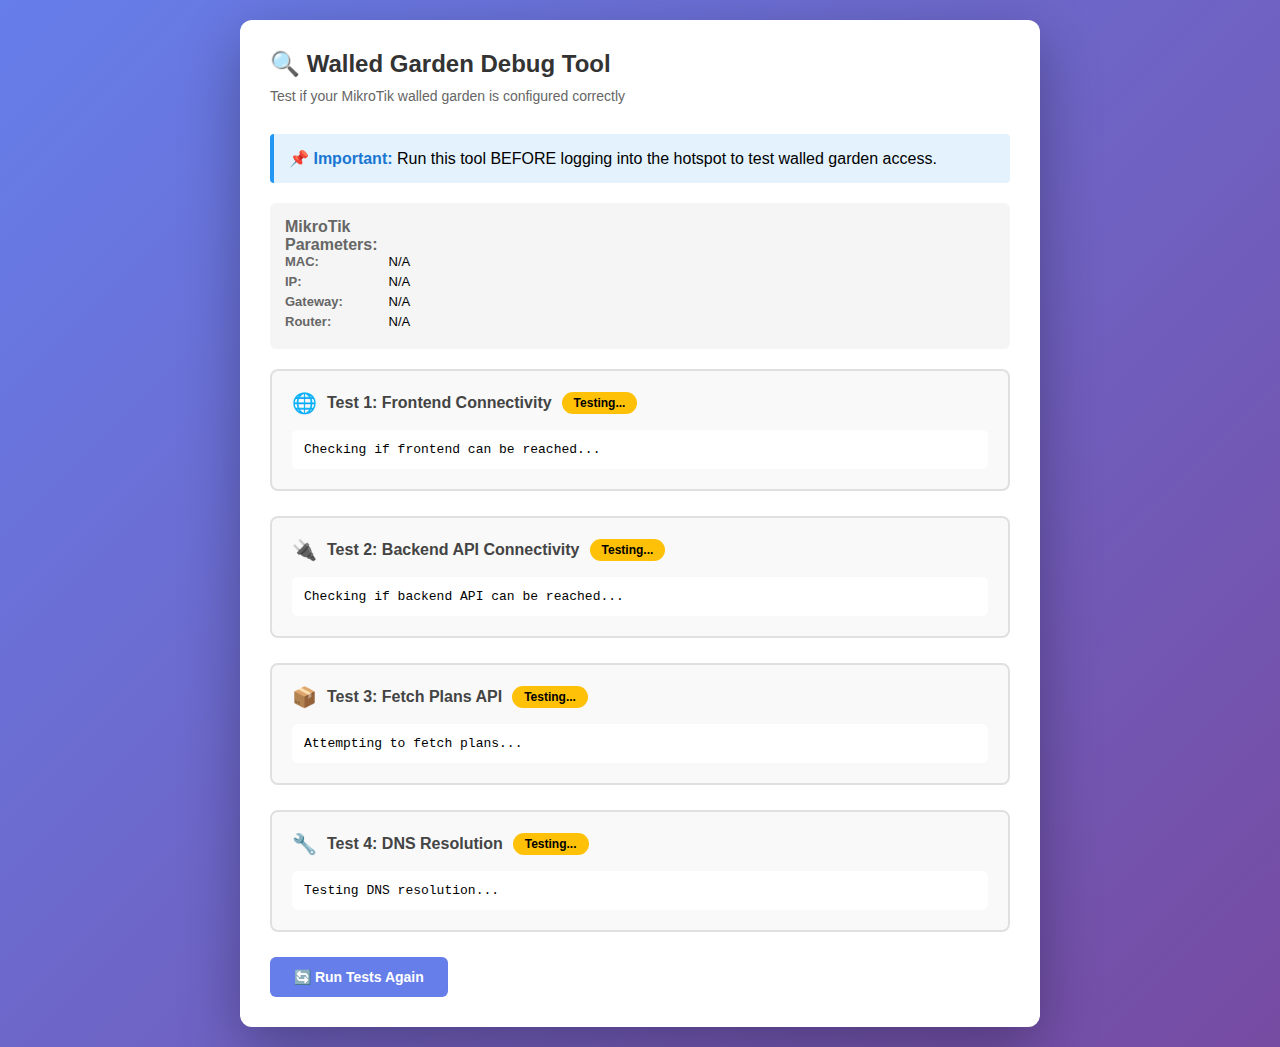
<file: debug.html>
<!DOCTYPE html>
<html lang="en">
<head>
    <meta charset="UTF-8">
    <meta name="viewport" content="width=device-width, initial-scale=1.0">
    <title>Walled Garden Debug Tool</title>
    <style>
        * {
            margin: 0;
            padding: 0;
            box-sizing: border-box;
        }

        body {
            font-family: -apple-system, BlinkMacSystemFont, 'Segoe UI', Roboto, sans-serif;
            background: linear-gradient(135deg, #667eea 0%, #764ba2 100%);
            padding: 20px;
            min-height: 100vh;
        }

        .container {
            max-width: 800px;
            margin: 0 auto;
            background: white;
            border-radius: 12px;
            padding: 30px;
            box-shadow: 0 20px 60px rgba(0,0,0,0.3);
        }

        h1 {
            color: #333;
            margin-bottom: 10px;
            font-size: 24px;
        }

        .subtitle {
            color: #666;
            margin-bottom: 30px;
            font-size: 14px;
        }

        .test-section {
            margin-bottom: 25px;
            padding: 20px;
            border: 2px solid #e0e0e0;
            border-radius: 8px;
            background: #f9f9f9;
        }

        .test-section h2 {
            font-size: 16px;
            margin-bottom: 15px;
            color: #444;
            display: flex;
            align-items: center;
            gap: 10px;
        }

        .status {
            display: inline-block;
            padding: 4px 12px;
            border-radius: 12px;
            font-size: 12px;
            font-weight: 600;
        }

        .status.pending {
            background: #ffc107;
            color: #000;
        }

        .status.success {
            background: #4caf50;
            color: white;
        }

        .status.error {
            background: #f44336;
            color: white;
        }

        .result {
            margin-top: 10px;
            padding: 12px;
            background: white;
            border-radius: 6px;
            font-family: 'Courier New', monospace;
            font-size: 13px;
            white-space: pre-wrap;
            word-break: break-all;
        }

        .button {
            background: #667eea;
            color: white;
            border: none;
            padding: 12px 24px;
            border-radius: 6px;
            cursor: pointer;
            font-size: 14px;
            font-weight: 600;
            transition: background 0.3s;
        }

        .button:hover {
            background: #5568d3;
        }

        .button:disabled {
            background: #ccc;
            cursor: not-allowed;
        }

        .info-box {
            background: #e3f2fd;
            border-left: 4px solid #2196f3;
            padding: 15px;
            margin-bottom: 20px;
            border-radius: 4px;
        }

        .info-box strong {
            color: #1976d2;
        }

        .params {
            background: #f5f5f5;
            padding: 15px;
            border-radius: 6px;
            margin-bottom: 20px;
        }

        .params div {
            margin-bottom: 5px;
            font-size: 13px;
        }

        .params strong {
            color: #666;
            display: inline-block;
            width: 100px;
        }

        .icon {
            font-size: 20px;
        }
    </style>
</head>
<body>
    <div class="container">
        <h1>🔍 Walled Garden Debug Tool</h1>
        <p class="subtitle">Test if your MikroTik walled garden is configured correctly</p>

        <div class="info-box">
            <strong>📌 Important:</strong> Run this tool BEFORE logging into the hotspot to test walled garden access.
        </div>

        <div class="params" id="paramsBox">
            <strong>MikroTik Parameters:</strong><br>
            <div id="paramsList">Loading...</div>
        </div>

        <div class="test-section">
            <h2>
                <span class="icon">🌐</span>
                Test 1: Frontend Connectivity
                <span class="status pending" id="status1">Testing...</span>
            </h2>
            <div class="result" id="result1">Checking if frontend can be reached...</div>
        </div>

        <div class="test-section">
            <h2>
                <span class="icon">🔌</span>
                Test 2: Backend API Connectivity
                <span class="status pending" id="status2">Testing...</span>
            </h2>
            <div class="result" id="result2">Checking if backend API can be reached...</div>
        </div>

        <div class="test-section">
            <h2>
                <span class="icon">📦</span>
                Test 3: Fetch Plans API
                <span class="status pending" id="status3">Testing...</span>
            </h2>
            <div class="result" id="result3">Attempting to fetch plans...</div>
        </div>

        <div class="test-section">
            <h2>
                <span class="icon">🔧</span>
                Test 4: DNS Resolution
                <span class="status pending" id="status4">Testing...</span>
            </h2>
            <div class="result" id="result4">Testing DNS resolution...</div>
        </div>

        <button class="button" onclick="runAllTests()">🔄 Run Tests Again</button>
    </div>

    <script>
        const FRONTEND_URL = 'https://isp-frontend-two.vercel.app';
        const BACKEND_URL = 'https://isp.bitwavetechnologies.com';
        const API_ENDPOINT = 'https://isp.bitwavetechnologies.com/api/plans?user_id=1';

        // Extract MikroTik parameters
        function getMikroTikParams() {
            const params = new URLSearchParams(window.location.search);
            return {
                mac: params.get('mac') || 'N/A',
                ip: params.get('ip') || 'N/A',
                gw: params.get('gw') || 'N/A',
                router: params.get('router') || 'N/A'
            };
        }

        // Display parameters
        function displayParams() {
            const params = getMikroTikParams();
            const html = `
                <div><strong>MAC:</strong> ${params.mac}</div>
                <div><strong>IP:</strong> ${params.ip}</div>
                <div><strong>Gateway:</strong> ${params.gw}</div>
                <div><strong>Router:</strong> ${params.router}</div>
            `;
            document.getElementById('paramsList').innerHTML = html;
        }

        // Update test status
        function updateTest(testNum, status, message) {
            const statusEl = document.getElementById(`status${testNum}`);
            const resultEl = document.getElementById(`result${testNum}`);
            
            statusEl.className = `status ${status}`;
            statusEl.textContent = status === 'success' ? '✓ Passed' : status === 'error' ? '✗ Failed' : '⏳ Testing...';
            resultEl.textContent = message;
        }

        // Test 1: Frontend connectivity
        async function testFrontend() {
            try {
                const controller = new AbortController();
                const timeout = setTimeout(() => controller.abort(), 10000);

                const response = await fetch(FRONTEND_URL + '/', {
                    method: 'HEAD',
                    mode: 'no-cors',
                    signal: controller.signal
                });

                clearTimeout(timeout);
                updateTest(1, 'success', `✓ Frontend is reachable\nURL: ${FRONTEND_URL}\nStatus: Connection successful`);
                return true;
            } catch (error) {
                updateTest(1, 'error', `✗ Frontend unreachable\nURL: ${FRONTEND_URL}\nError: ${error.message}\n\n⚠️ Add to walled garden: ${FRONTEND_URL.replace('https://', '')}`);
                return false;
            }
        }

        // Test 2: Backend connectivity
        async function testBackend() {
            try {
                const controller = new AbortController();
                const timeout = setTimeout(() => controller.abort(), 10000);

                const response = await fetch(BACKEND_URL + '/', {
                    method: 'HEAD',
                    mode: 'no-cors',
                    signal: controller.signal
                });

                clearTimeout(timeout);
                updateTest(2, 'success', `✓ Backend is reachable\nURL: ${BACKEND_URL}\nStatus: Connection successful`);
                return true;
            } catch (error) {
                updateTest(2, 'error', `✗ Backend unreachable\nURL: ${BACKEND_URL}\nError: ${error.message}\n\n⚠️ Add to walled garden: ${BACKEND_URL.replace('https://', '')}`);
                return false;
            }
        }

        // Test 3: Fetch Plans API
        async function testPlansAPI() {
            try {
                const controller = new AbortController();
                const timeout = setTimeout(() => controller.abort(), 15000);

                const response = await fetch(API_ENDPOINT, {
                    method: 'GET',
                    headers: {
                        'Accept': 'application/json',
                        'Content-Type': 'application/json'
                    },
                    mode: 'cors',
                    signal: controller.signal
                });

                clearTimeout(timeout);

                if (!response.ok) {
                    throw new Error(`HTTP ${response.status}: ${response.statusText}`);
                }

                const data = await response.json();
                const plansCount = Array.isArray(data) ? data.length : 0;

                updateTest(3, 'success', `✓ Plans API is working!\nURL: ${API_ENDPOINT}\nStatus: ${response.status} OK\nPlans found: ${plansCount}\n\nData: ${JSON.stringify(data, null, 2).substring(0, 200)}...`);
                return true;
            } catch (error) {
                let errorMsg = `✗ Plans API failed\nURL: ${API_ENDPOINT}\nError: ${error.message}\n\n`;
                
                if (error.message.includes('fetch')) {
                    errorMsg += '⚠️ WALLED GARDEN ISSUE!\n';
                    errorMsg += '→ Add to MikroTik walled garden:\n';
                    errorMsg += '   /ip hotspot walled-garden\n';
                    errorMsg += '   add dst-host=isp.bitwavetechnologies.com action=allow\n\n';
                    errorMsg += '→ Or check CORS headers on backend';
                } else if (error.name === 'AbortError') {
                    errorMsg += '⚠️ TIMEOUT - Likely walled garden blocking request';
                }

                updateTest(3, 'error', errorMsg);
                return false;
            }
        }

        // Test 4: DNS Resolution
        async function testDNS() {
            try {
                const domains = [
                    'isp.bitwavetechnologies.com',
                    'isp-frontend-two.vercel.app'
                ];

                let results = 'DNS Resolution Test:\n\n';
                let allPassed = true;

                for (const domain of domains) {
                    try {
                        const startTime = Date.now();
                        await fetch(`https://${domain}/`, { method: 'HEAD', mode: 'no-cors' });
                        const endTime = Date.now();
                        results += `✓ ${domain}\n  Response time: ${endTime - startTime}ms\n\n`;
                    } catch (error) {
                        allPassed = false;
                        results += `✗ ${domain}\n  Error: ${error.message}\n\n`;
                    }
                }

                if (!allPassed) {
                    results += '\n⚠️ DNS Issues Detected!\n';
                    results += '→ Allow DNS in walled garden:\n';
                    results += '   /ip hotspot walled-garden ip\n';
                    results += '   add action=accept dst-port=53 protocol=udp';
                }

                updateTest(4, allPassed ? 'success' : 'error', results);
                return allPassed;
            } catch (error) {
                updateTest(4, 'error', `✗ DNS test failed\nError: ${error.message}`);
                return false;
            }
        }

        // Run all tests
        async function runAllTests() {
            console.log('🔍 Starting diagnostic tests...');

            // Reset all tests
            for (let i = 1; i <= 4; i++) {
                updateTest(i, 'pending', 'Testing...');
            }

            // Run tests sequentially
            await testFrontend();
            await new Promise(resolve => setTimeout(resolve, 500));
            
            await testBackend();
            await new Promise(resolve => setTimeout(resolve, 500));
            
            await testPlansAPI();
            await new Promise(resolve => setTimeout(resolve, 500));
            
            await testDNS();

            console.log('✅ All tests completed');
        }

        // Initialize on load
        window.addEventListener('DOMContentLoaded', () => {
            displayParams();
            setTimeout(runAllTests, 1000);
        });
    </script>
</body>
</html>
</file>
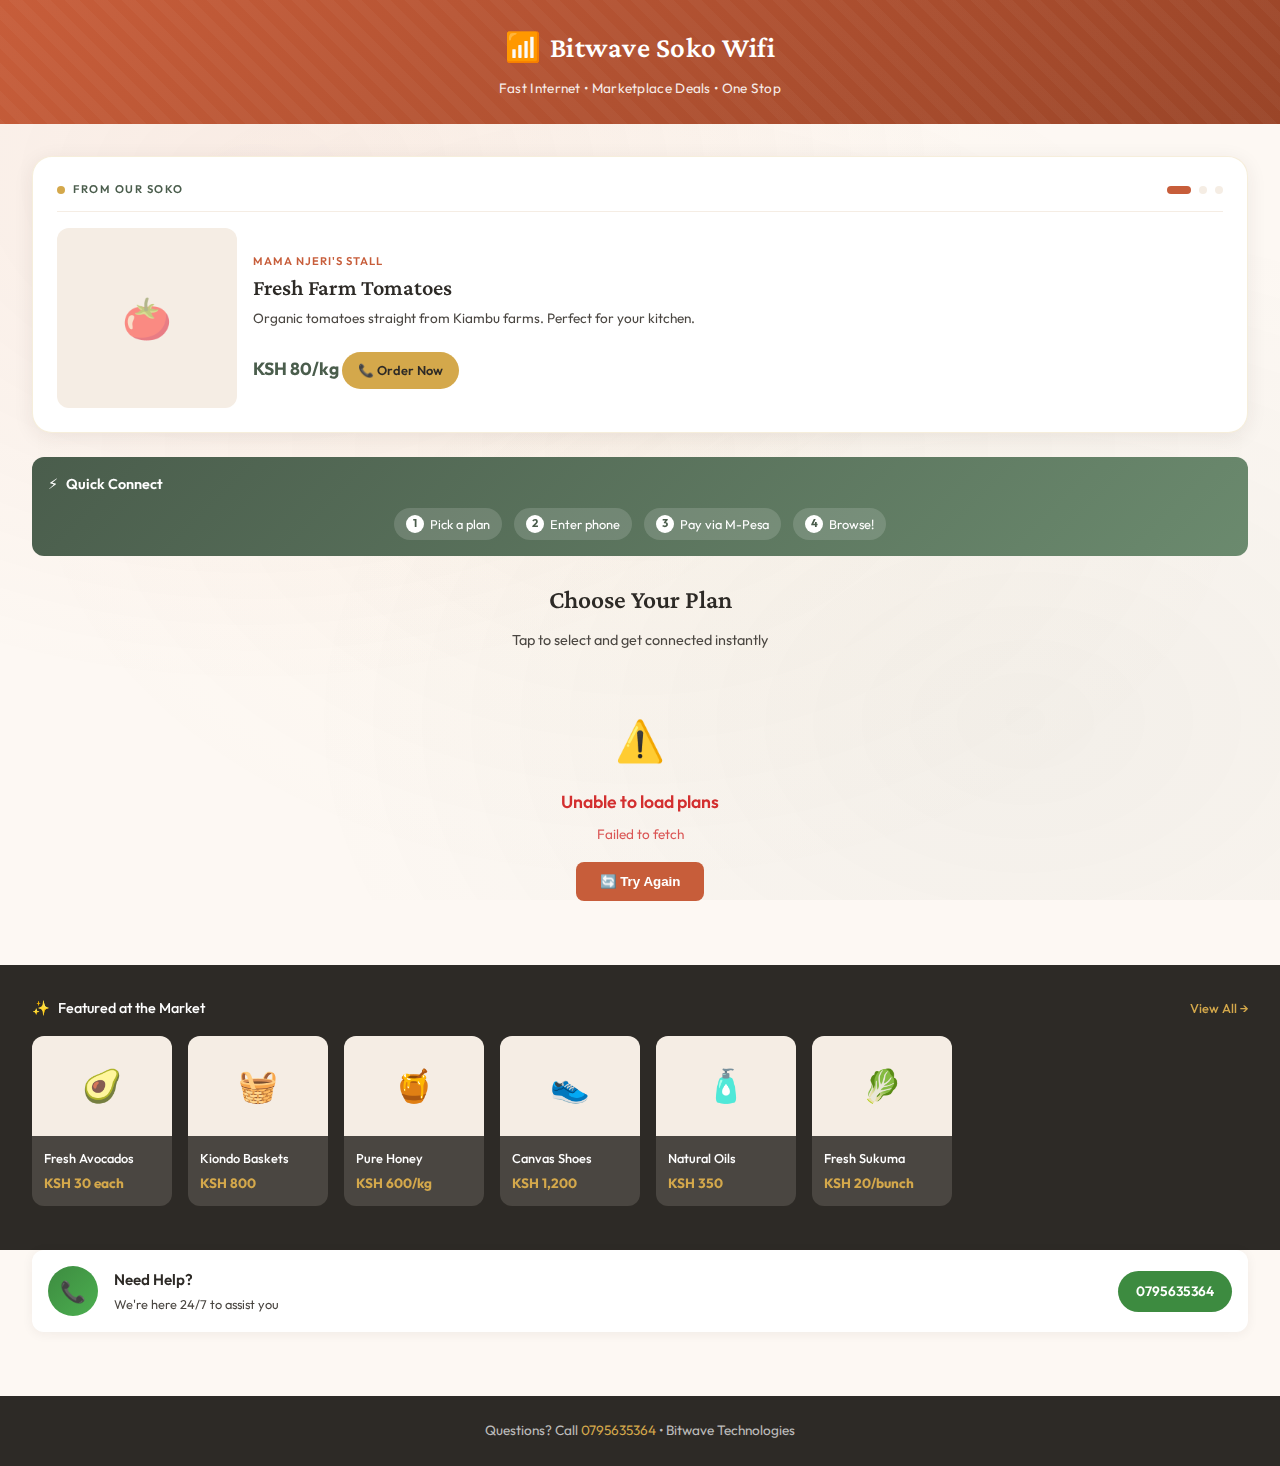
<file: index001.html>
<!DOCTYPE html>
<html lang="en">
<head>
    <meta charset="UTF-8">
    <meta name="viewport" content="width=device-width, initial-scale=1.0">
    <title>Bitwave Soko Wifi - Get Connected</title>
    <link rel="preconnect" href="https://fonts.googleapis.com">
    <link rel="preconnect" href="https://fonts.gstatic.com" crossorigin>
    <link href="https://fonts.googleapis.com/css2?family=Outfit:wght@300;400;500;600;700;800&family=Crimson+Pro:ital,wght@0,400;0,600;1,400&display=swap" rel="stylesheet">
    <style>
        /* ========================================
           CSS Reset & Variables
           ======================================== */
        * {
            margin: 0;
            padding: 0;
            box-sizing: border-box;
        }

        :root {
            /* Warm, Earthy Palette - Market Feel */
            --cream: #FDF8F3;
            --cream-dark: #F5EDE4;
            --terracotta: #C75D3A;
            --terracotta-light: #E8A087;
            --terracotta-dark: #9A4528;
            --olive: #4A5D4C;
            --olive-light: #6B8A6E;
            --charcoal: #2D2A26;
            --charcoal-light: #4A4641;
            --gold: #D4A84B;
            --gold-light: #E8C97D;
            --success: #3D8B40;
            --white: #ffffff;
            
            /* Spacing */
            --space-xs: 0.5rem;
            --space-sm: 0.75rem;
            --space-md: 1rem;
            --space-lg: 1.5rem;
            --space-xl: 2rem;
            --space-2xl: 3rem;
            
            /* Typography */
            --font-display: 'Crimson Pro', Georgia, serif;
            --font-body: 'Outfit', system-ui, sans-serif;
            
            /* Borders */
            --radius-sm: 6px;
            --radius-md: 12px;
            --radius-lg: 20px;
            --radius-full: 50px;
        }

        body {
            font-family: var(--font-body);
            background: var(--cream);
            color: var(--charcoal);
            line-height: 1.6;
            min-height: 100vh;
            overflow-x: hidden;
        }

        /* ========================================
           Ambient Background Pattern
           ======================================== */
        body::before {
            content: '';
            position: fixed;
            top: 0;
            left: 0;
            right: 0;
            bottom: 0;
            background: 
                radial-gradient(ellipse at 20% 20%, rgba(199, 93, 58, 0.08) 0%, transparent 50%),
                radial-gradient(ellipse at 80% 80%, rgba(74, 93, 76, 0.06) 0%, transparent 50%),
                radial-gradient(ellipse at 50% 50%, rgba(212, 168, 75, 0.04) 0%, transparent 70%);
            pointer-events: none;
            z-index: 0;
        }

        /* ========================================
           Header - Elegant & Minimal
           ======================================== */
        .header {
            background: linear-gradient(135deg, var(--terracotta) 0%, var(--terracotta-dark) 100%);
            padding: var(--space-lg) var(--space-md);
            text-align: center;
            position: relative;
            overflow: hidden;
        }

        .header::before {
            content: '';
            position: absolute;
            top: -50%;
            left: -50%;
            width: 200%;
            height: 200%;
            background: repeating-linear-gradient(
                45deg,
                transparent,
                transparent 10px,
                rgba(255,255,255,0.03) 10px,
                rgba(255,255,255,0.03) 20px
            );
            animation: headerShift 20s linear infinite;
        }

        @keyframes headerShift {
            from { transform: translate(0, 0); }
            to { transform: translate(28px, 28px); }
        }

        .logo {
            font-family: var(--font-display);
            font-size: 1.8rem;
            font-weight: 600;
            color: var(--white);
            position: relative;
            z-index: 1;
            letter-spacing: 0.5px;
        }

        .logo-icon {
            display: inline-block;
            margin-right: 8px;
            font-style: normal;
        }

        .tagline {
            font-size: 0.85rem;
            color: rgba(255,255,255,0.9);
            margin-top: var(--space-xs);
            font-weight: 400;
            position: relative;
            z-index: 1;
            letter-spacing: 0.3px;
        }

        /* ========================================
           Main Layout Container
           ======================================== */
        .main-container {
            position: relative;
            z-index: 1;
            max-width: 1400px;
            margin: 0 auto;
            padding: var(--space-md);
        }

        /* ========================================
           Marketplace Banner (Rotating Ads)
           ======================================== */
        .marketplace-banner {
            background: var(--white);
            border-radius: var(--radius-lg);
            padding: var(--space-md);
            margin-bottom: var(--space-lg);
            box-shadow: 0 4px 20px rgba(45, 42, 38, 0.08);
            border: 1px solid rgba(212, 168, 75, 0.2);
            position: relative;
            overflow: hidden;
        }

        .marketplace-header {
            display: flex;
            align-items: center;
            justify-content: space-between;
            margin-bottom: var(--space-md);
            padding-bottom: var(--space-sm);
            border-bottom: 1px solid var(--cream-dark);
        }

        .marketplace-label {
            display: flex;
            align-items: center;
            gap: var(--space-xs);
            font-size: 0.7rem;
            text-transform: uppercase;
            letter-spacing: 1.5px;
            color: var(--olive);
            font-weight: 600;
        }

        .marketplace-label::before {
            content: '';
            width: 8px;
            height: 8px;
            background: var(--gold);
            border-radius: 50%;
            animation: pulse 2s ease-in-out infinite;
        }

        @keyframes pulse {
            0%, 100% { opacity: 1; transform: scale(1); }
            50% { opacity: 0.7; transform: scale(1.1); }
        }

        .marketplace-nav {
            display: flex;
            gap: var(--space-xs);
        }

        .nav-dot {
            width: 8px;
            height: 8px;
            border-radius: 50%;
            background: var(--cream-dark);
            border: none;
            cursor: pointer;
            transition: all 0.3s ease;
        }

        .nav-dot.active {
            background: var(--terracotta);
            width: 24px;
            border-radius: 4px;
        }

        /* Ad Carousel */
        .ad-carousel {
            position: relative;
            overflow: hidden;
        }

        .ad-track {
            display: flex;
            transition: transform 0.5s cubic-bezier(0.4, 0, 0.2, 1);
        }

        .ad-slide {
            min-width: 100%;
            display: grid;
            grid-template-columns: 120px 1fr;
            gap: var(--space-md);
            align-items: center;
        }

        .ad-image-container {
            width: 120px;
            height: 120px;
            border-radius: var(--radius-md);
            overflow: hidden;
            background: var(--cream-dark);
            position: relative;
        }

        .ad-image {
            width: 100%;
            height: 100%;
            object-fit: cover;
            transition: transform 0.4s ease;
        }

        .ad-slide:hover .ad-image {
            transform: scale(1.05);
        }

        .ad-placeholder-icon {
            position: absolute;
            top: 50%;
            left: 50%;
            transform: translate(-50%, -50%);
            font-size: 2.5rem;
            opacity: 0.5;
        }

        .ad-content {
            padding-right: var(--space-sm);
        }

        .ad-vendor {
            font-size: 0.7rem;
            text-transform: uppercase;
            letter-spacing: 1px;
            color: var(--terracotta);
            font-weight: 600;
            margin-bottom: 4px;
        }

        .ad-title {
            font-family: var(--font-display);
            font-size: 1.2rem;
            font-weight: 600;
            color: var(--charcoal);
            margin-bottom: 6px;
            line-height: 1.3;
        }

        .ad-description {
            font-size: 0.85rem;
            color: var(--charcoal-light);
            margin-bottom: var(--space-sm);
            line-height: 1.5;
        }

        .ad-price {
            font-weight: 700;
            color: var(--olive);
            font-size: 1.1rem;
        }

        .ad-cta {
            display: inline-flex;
            align-items: center;
            gap: 6px;
            background: var(--gold);
            color: var(--charcoal);
            padding: 8px 16px;
            border-radius: var(--radius-full);
            font-size: 0.8rem;
            font-weight: 600;
            text-decoration: none;
            transition: all 0.3s ease;
            margin-top: var(--space-sm);
        }

        .ad-cta:hover {
            background: var(--gold-light);
            transform: translateY(-2px);
        }

        /* ========================================
           Section Titles
           ======================================== */
        .section-header {
            text-align: center;
            margin-bottom: var(--space-lg);
        }

        .section-title {
            font-family: var(--font-display);
            font-size: 1.6rem;
            font-weight: 600;
            color: var(--charcoal);
            margin-bottom: var(--space-xs);
        }

        .section-subtitle {
            font-size: 0.9rem;
            color: var(--charcoal-light);
        }

        /* ========================================
           Instructions Card - Compact
           ======================================== */
        .quick-guide {
            background: linear-gradient(135deg, var(--olive) 0%, var(--olive-light) 100%);
            border-radius: var(--radius-md);
            padding: var(--space-md);
            margin-bottom: var(--space-lg);
            color: var(--white);
        }

        .quick-guide-title {
            font-size: 0.9rem;
            font-weight: 600;
            margin-bottom: var(--space-sm);
            display: flex;
            align-items: center;
            gap: var(--space-xs);
        }

        .quick-steps {
            display: flex;
            gap: var(--space-sm);
            flex-wrap: wrap;
        }

        .quick-step {
            display: flex;
            align-items: center;
            gap: 6px;
            font-size: 0.8rem;
            background: rgba(255,255,255,0.15);
            padding: 6px 12px;
            border-radius: var(--radius-full);
        }

        .step-num {
            width: 18px;
            height: 18px;
            background: var(--white);
            color: var(--olive);
            border-radius: 50%;
            display: flex;
            align-items: center;
            justify-content: center;
            font-size: 0.7rem;
            font-weight: 700;
        }

        /* ========================================
           Plans Grid
           ======================================== */
        .plans-grid {
            display: grid;
            grid-template-columns: repeat(2, 1fr);
            gap: var(--space-md);
            margin-bottom: var(--space-xl);
        }

        /* Skeleton Loading */
        .skeleton-card {
            background: var(--white);
            border-radius: var(--radius-md);
            padding: var(--space-lg);
            min-height: 150px;
            position: relative;
            overflow: hidden;
        }

        .skeleton-card::after {
            content: '';
            position: absolute;
            top: 0;
            left: -100%;
            width: 100%;
            height: 100%;
            background: linear-gradient(90deg, transparent, rgba(199, 93, 58, 0.08), transparent);
            animation: shimmer 1.5s infinite;
        }

        @keyframes shimmer {
            100% { left: 100%; }
        }

        /* Plan Cards */
        .plan-card {
            background: var(--white);
            border: 2px solid transparent;
            border-radius: var(--radius-md);
            padding: var(--space-lg) var(--space-md);
            cursor: pointer;
            transition: all 0.3s cubic-bezier(0.4, 0, 0.2, 1);
            text-align: center;
            position: relative;
            box-shadow: 0 2px 12px rgba(45, 42, 38, 0.06);
        }

        .plan-card:hover {
            border-color: var(--terracotta-light);
            transform: translateY(-4px);
            box-shadow: 0 8px 30px rgba(199, 93, 58, 0.15);
        }

        .plan-card:active {
            transform: translateY(-2px);
        }

        .plan-card.popular {
            border-color: var(--gold);
            background: linear-gradient(180deg, #FFFBF5 0%, var(--white) 100%);
        }

        .plan-card.popular::before {
            content: 'Best Value';
            position: absolute;
            top: -1px;
            left: 50%;
            transform: translateX(-50%);
            background: var(--gold);
            color: var(--charcoal);
            font-size: 0.65rem;
            font-weight: 700;
            text-transform: uppercase;
            letter-spacing: 0.5px;
            padding: 4px 12px;
            border-radius: 0 0 var(--radius-sm) var(--radius-sm);
        }

        .plan-duration {
            font-family: var(--font-display);
            font-size: 1.3rem;
            font-weight: 600;
            color: var(--olive);
            margin-bottom: var(--space-xs);
        }

        .plan-price {
            font-size: 1.8rem;
            font-weight: 800;
            color: var(--terracotta);
            margin-bottom: var(--space-xs);
            line-height: 1;
        }

        .plan-price .currency {
            font-size: 0.5em;
            font-weight: 600;
            vertical-align: top;
            margin-right: 2px;
        }

        .plan-speed {
            display: inline-block;
            font-size: 0.75rem;
            color: var(--charcoal-light);
            background: var(--cream);
            padding: 6px 14px;
            border-radius: var(--radius-full);
            font-weight: 500;
        }

        /* ========================================
           Featured Products Strip
           ======================================== */
        .products-strip {
            background: var(--charcoal);
            margin: 0 calc(-1 * var(--space-md));
            padding: var(--space-lg) var(--space-md);
            margin-bottom: var(--space-xl);
        }

        .products-strip-header {
            display: flex;
            align-items: center;
            justify-content: space-between;
            margin-bottom: var(--space-md);
        }

        .products-strip-title {
            color: var(--white);
            font-size: 0.9rem;
            font-weight: 500;
            display: flex;
            align-items: center;
            gap: var(--space-xs);
        }

        .products-strip-title::before {
            content: '✨';
        }

        .see-all-link {
            color: var(--gold);
            font-size: 0.8rem;
            text-decoration: none;
            font-weight: 500;
        }

        .products-scroll {
            display: flex;
            gap: var(--space-md);
            overflow-x: auto;
            padding-bottom: var(--space-sm);
            scroll-snap-type: x mandatory;
            -webkit-overflow-scrolling: touch;
        }

        .products-scroll::-webkit-scrollbar {
            height: 4px;
        }

        .products-scroll::-webkit-scrollbar-track {
            background: var(--charcoal-light);
            border-radius: 2px;
        }

        .products-scroll::-webkit-scrollbar-thumb {
            background: var(--gold);
            border-radius: 2px;
        }

        .product-card {
            flex: 0 0 140px;
            scroll-snap-align: start;
            background: var(--charcoal-light);
            border-radius: var(--radius-md);
            overflow: hidden;
            transition: transform 0.3s ease;
        }

        .product-card:hover {
            transform: scale(1.03);
        }

        .product-image {
            width: 100%;
            height: 100px;
            background: var(--cream-dark);
            position: relative;
        }

        .product-image img {
            width: 100%;
            height: 100%;
            object-fit: cover;
        }

        .product-emoji {
            position: absolute;
            top: 50%;
            left: 50%;
            transform: translate(-50%, -50%);
            font-size: 2rem;
        }

        .product-info {
            padding: var(--space-sm);
        }

        .product-name {
            font-size: 0.8rem;
            color: var(--white);
            font-weight: 500;
            margin-bottom: 4px;
            white-space: nowrap;
            overflow: hidden;
            text-overflow: ellipsis;
        }

        .product-price {
            font-size: 0.85rem;
            color: var(--gold);
            font-weight: 700;
        }

        /* ========================================
           Support Section
           ======================================== */
        .support-card {
            background: var(--white);
            border-radius: var(--radius-md);
            padding: var(--space-md);
            display: flex;
            align-items: center;
            gap: var(--space-md);
            box-shadow: 0 2px 12px rgba(45, 42, 38, 0.06);
            margin-bottom: var(--space-xl);
        }

        .support-icon {
            width: 50px;
            height: 50px;
            background: linear-gradient(135deg, var(--success) 0%, #4CAF50 100%);
            border-radius: 50%;
            display: flex;
            align-items: center;
            justify-content: center;
            font-size: 1.3rem;
            flex-shrink: 0;
        }

        .support-content {
            flex: 1;
        }

        .support-title {
            font-weight: 600;
            font-size: 0.95rem;
            margin-bottom: 2px;
        }

        .support-text {
            font-size: 0.8rem;
            color: var(--charcoal-light);
        }

        .support-number {
            background: var(--success);
            color: var(--white);
            padding: 10px 18px;
            border-radius: var(--radius-full);
            text-decoration: none;
            font-weight: 600;
            font-size: 0.85rem;
            white-space: nowrap;
            transition: all 0.3s ease;
        }

        .support-number:hover {
            background: #2E7D32;
            transform: scale(1.02);
        }

        /* ========================================
           Payment Section
           ======================================== */
        .payment-section {
            max-width: 480px;
            margin: 0 auto;
            padding: var(--space-xl) var(--space-md);
        }

        .back-button {
            display: inline-flex;
            align-items: center;
            gap: 6px;
            background: none;
            border: none;
            color: var(--terracotta);
            font-size: 0.9rem;
            font-weight: 500;
            cursor: pointer;
            padding: var(--space-xs);
            margin-bottom: var(--space-md);
            transition: transform 0.2s ease;
        }

        .back-button:hover {
            transform: translateX(-4px);
        }

        .selected-plan-card {
            background: linear-gradient(135deg, var(--olive) 0%, var(--olive-light) 100%);
            border-radius: var(--radius-lg);
            padding: var(--space-lg);
            text-align: center;
            color: var(--white);
            margin-bottom: var(--space-lg);
        }

        .selected-plan-label {
            font-size: 0.75rem;
            text-transform: uppercase;
            letter-spacing: 1px;
            opacity: 0.8;
            margin-bottom: var(--space-xs);
        }

        .selected-plan-name {
            font-family: var(--font-display);
            font-size: 1.4rem;
            font-weight: 600;
            margin-bottom: 4px;
        }

        .selected-plan-price {
            font-size: 2rem;
            font-weight: 800;
        }

        .selected-plan-speed {
            font-size: 0.9rem;
            opacity: 0.85;
            margin-top: 4px;
        }

        .payment-form {
            background: var(--white);
            border-radius: var(--radius-lg);
            padding: var(--space-lg);
            box-shadow: 0 4px 20px rgba(45, 42, 38, 0.08);
        }

        .form-title {
            font-family: var(--font-display);
            font-size: 1.3rem;
            text-align: center;
            margin-bottom: var(--space-lg);
            color: var(--charcoal);
        }

        .form-group {
            margin-bottom: var(--space-md);
        }

        .form-label {
            display: block;
            font-size: 0.85rem;
            font-weight: 600;
            margin-bottom: var(--space-xs);
            color: var(--charcoal);
        }

        .form-input {
            width: 100%;
            padding: 14px 16px;
            font-size: 1.1rem;
            font-family: var(--font-body);
            border: 2px solid var(--cream-dark);
            border-radius: var(--radius-md);
            transition: all 0.3s ease;
            background: var(--cream);
        }

        .form-input:focus {
            outline: none;
            border-color: var(--terracotta);
            background: var(--white);
        }

        .form-input::placeholder {
            color: #A0998F;
        }

        .input-hint {
            font-size: 0.75rem;
            color: var(--charcoal-light);
            margin-top: 6px;
        }

        .submit-button {
            width: 100%;
            padding: 16px;
            background: var(--terracotta);
            color: var(--white);
            border: none;
            border-radius: var(--radius-md);
            font-size: 1rem;
            font-weight: 700;
            font-family: var(--font-body);
            cursor: pointer;
            transition: all 0.3s ease;
            text-transform: uppercase;
            letter-spacing: 0.5px;
        }

        .submit-button:hover {
            background: var(--terracotta-dark);
            transform: translateY(-2px);
            box-shadow: 0 6px 20px rgba(199, 93, 58, 0.3);
        }

        .submit-button:active {
            transform: translateY(0);
        }

        .submit-button:disabled {
            background: #B5B0A8;
            cursor: not-allowed;
            transform: none;
        }

        .button-loader {
            display: inline-flex;
            align-items: center;
            gap: 8px;
        }

        .button-loader::after {
            content: '';
            width: 16px;
            height: 16px;
            border: 2px solid rgba(255,255,255,0.3);
            border-top-color: var(--white);
            border-radius: 50%;
            animation: spin 0.8s linear infinite;
        }

        @keyframes spin {
            to { transform: rotate(360deg); }
        }

        /* ========================================
           Success & Error Sections
           ======================================== */
        .result-section {
            max-width: 480px;
            margin: 0 auto;
            padding: var(--space-2xl) var(--space-md);
            text-align: center;
        }

        .result-card {
            background: var(--white);
            border-radius: var(--radius-lg);
            padding: var(--space-xl);
            box-shadow: 0 4px 20px rgba(45, 42, 38, 0.08);
        }

        .result-icon {
            width: 80px;
            height: 80px;
            border-radius: 50%;
            display: flex;
            align-items: center;
            justify-content: center;
            font-size: 2.5rem;
            margin: 0 auto var(--space-lg);
        }

        .result-icon.success {
            background: #E8F5E9;
            color: var(--success);
        }

        .result-icon.error {
            background: #FFEBEE;
            color: #D32F2F;
        }

        .result-title {
            font-family: var(--font-display);
            font-size: 1.5rem;
            margin-bottom: var(--space-sm);
        }

        .result-title.success { color: var(--success); }
        .result-title.error { color: #D32F2F; }

        .result-message {
            color: var(--charcoal-light);
            margin-bottom: var(--space-lg);
            line-height: 1.7;
        }

        .primary-button {
            display: inline-block;
            padding: 14px 32px;
            background: var(--terracotta);
            color: var(--white);
            border: none;
            border-radius: var(--radius-md);
            font-size: 0.95rem;
            font-weight: 600;
            cursor: pointer;
            transition: all 0.3s ease;
            text-decoration: none;
        }

        .primary-button:hover {
            background: var(--terracotta-dark);
            transform: translateY(-2px);
        }

        /* ========================================
           Footer
           ======================================== */
        .footer {
            background: var(--charcoal);
            color: rgba(255,255,255,0.7);
            text-align: center;
            padding: var(--space-lg);
            font-size: 0.85rem;
        }

        .footer a {
            color: var(--gold);
            text-decoration: none;
        }

        /* ========================================
           Utility Classes
           ======================================== */
        .hidden {
            display: none !important;
        }

        /* ========================================
           Responsive Design
           ======================================== */
        @media (min-width: 640px) {
            .plans-grid {
                grid-template-columns: repeat(3, 1fr);
            }
            
            .ad-slide {
                grid-template-columns: 150px 1fr;
            }
            
            .ad-image-container {
                width: 150px;
                height: 150px;
            }
            
            .ad-title {
                font-size: 1.4rem;
            }
            
            .quick-steps {
                justify-content: center;
            }
        }

        @media (min-width: 1024px) {
            .main-container {
                padding: var(--space-xl);
            }
            
            .plans-grid {
                grid-template-columns: repeat(4, 1fr);
                gap: var(--space-lg);
            }
            
            .plan-card {
                padding: var(--space-xl) var(--space-lg);
            }
            
            .plan-duration {
                font-size: 1.5rem;
            }
            
            .plan-price {
                font-size: 2.2rem;
            }
            
            .marketplace-banner {
                padding: var(--space-lg);
            }
            
            .ad-slide {
                grid-template-columns: 180px 1fr;
            }
            
            .ad-image-container {
                width: 180px;
                height: 180px;
            }
            
            .products-strip {
                margin: 0 calc(-1 * var(--space-xl));
                padding: var(--space-xl);
            }
        }

        /* ========================================
           Accessibility
           ======================================== */
        @media (prefers-reduced-motion: reduce) {
            *, *::before, *::after {
                animation-duration: 0.01ms !important;
                transition-duration: 0.01ms !important;
            }
        }

        .plan-card:focus-visible,
        .submit-button:focus-visible,
        .primary-button:focus-visible {
            outline: 3px solid var(--terracotta);
            outline-offset: 2px;
        }
    </style>
</head>
<body>
    <!-- Header -->
    <header class="header">
        <h1 class="logo"><span class="logo-icon">📶</span>Bitwave Soko Wifi</h1>
        <p class="tagline">Fast Internet • Marketplace Deals • One Stop</p>
    </header>

    <main class="main-container">
        <!-- Plans Section -->
        <section class="plans-section" id="plansSection">
            
            <!-- Marketplace Banner - Rotating Ads -->
            <div class="marketplace-banner">
                <div class="marketplace-header">
                    <span class="marketplace-label">From Our Soko</span>
                    <div class="marketplace-nav">
                        <button class="nav-dot active" data-slide="0"></button>
                        <button class="nav-dot" data-slide="1"></button>
                        <button class="nav-dot" data-slide="2"></button>
                    </div>
                </div>
                
                <div class="ad-carousel">
                    <div class="ad-track" id="adTrack">
                        <!-- Ad Slide 1 -->
                        <div class="ad-slide">
                            <div class="ad-image-container">
                                <span class="ad-placeholder-icon">🍅</span>
                                <!-- Replace with actual image: <img src="product.jpg" alt="Fresh Tomatoes" class="ad-image"> -->
                            </div>
                            <div class="ad-content">
                                <span class="ad-vendor">Mama Njeri's Stall</span>
                                <h3 class="ad-title">Fresh Farm Tomatoes</h3>
                                <p class="ad-description">Organic tomatoes straight from Kiambu farms. Perfect for your kitchen.</p>
                                <span class="ad-price">KSH 80/kg</span>
                                <a href="tel:0712345678" class="ad-cta">📞 Order Now</a>
                            </div>
                        </div>
                        
                        <!-- Ad Slide 2 -->
                        <div class="ad-slide">
                            <div class="ad-image-container">
                                <span class="ad-placeholder-icon">👗</span>
                            </div>
                            <div class="ad-content">
                                <span class="ad-vendor">Fashion Corner</span>
                                <h3 class="ad-title">Ankara Dresses - New Arrivals</h3>
                                <p class="ad-description">Beautiful African prints. Custom tailoring available. Visit stall 45.</p>
                                <span class="ad-price">From KSH 1,500</span>
                                <a href="tel:0723456789" class="ad-cta">📞 Inquire</a>
                            </div>
                        </div>
                        
                        <!-- Ad Slide 3 -->
                        <div class="ad-slide">
                            <div class="ad-image-container">
                                <span class="ad-placeholder-icon">📱</span>
                            </div>
                            <div class="ad-content">
                                <span class="ad-vendor">TechHub Kenya</span>
                                <h3 class="ad-title">Phone Repair & Accessories</h3>
                                <p class="ad-description">Screen repairs, chargers, cases. Quick service, quality parts.</p>
                                <span class="ad-price">Repairs from KSH 500</span>
                                <a href="tel:0734567890" class="ad-cta">📞 Get Quote</a>
                            </div>
                        </div>
                    </div>
                </div>
            </div>

            <!-- Quick Guide -->
            <div class="quick-guide">
                <div class="quick-guide-title">
                    <span>⚡</span> Quick Connect
                </div>
                <div class="quick-steps">
                    <div class="quick-step"><span class="step-num">1</span> Pick a plan</div>
                    <div class="quick-step"><span class="step-num">2</span> Enter phone</div>
                    <div class="quick-step"><span class="step-num">3</span> Pay via M-Pesa</div>
                    <div class="quick-step"><span class="step-num">4</span> Browse!</div>
                </div>
            </div>

            <!-- Section Header -->
            <div class="section-header">
                <h2 class="section-title">Choose Your Plan</h2>
                <p class="section-subtitle">Tap to select and get connected instantly</p>
            </div>

            <!-- Plans Grid -->
            <div class="plans-grid" id="plansGrid">
                <div class="skeleton-card"></div>
                <div class="skeleton-card"></div>
                <div class="skeleton-card"></div>
                <div class="skeleton-card"></div>
            </div>

            <!-- Featured Products Strip -->
            <div class="products-strip">
                <div class="products-strip-header">
                    <span class="products-strip-title">Featured at the Market</span>
                    <a href="#" class="see-all-link">View All →</a>
                </div>
                <div class="products-scroll">
                    <div class="product-card">
                        <div class="product-image"><span class="product-emoji">🥑</span></div>
                        <div class="product-info">
                            <div class="product-name">Fresh Avocados</div>
                            <div class="product-price">KSH 30 each</div>
                        </div>
                    </div>
                    <div class="product-card">
                        <div class="product-image"><span class="product-emoji">🧺</span></div>
                        <div class="product-info">
                            <div class="product-name">Kiondo Baskets</div>
                            <div class="product-price">KSH 800</div>
                        </div>
                    </div>
                    <div class="product-card">
                        <div class="product-image"><span class="product-emoji">🍯</span></div>
                        <div class="product-info">
                            <div class="product-name">Pure Honey</div>
                            <div class="product-price">KSH 600/kg</div>
                        </div>
                    </div>
                    <div class="product-card">
                        <div class="product-image"><span class="product-emoji">👟</span></div>
                        <div class="product-info">
                            <div class="product-name">Canvas Shoes</div>
                            <div class="product-price">KSH 1,200</div>
                        </div>
                    </div>
                    <div class="product-card">
                        <div class="product-image"><span class="product-emoji">🧴</span></div>
                        <div class="product-info">
                            <div class="product-name">Natural Oils</div>
                            <div class="product-price">KSH 350</div>
                        </div>
                    </div>
                    <div class="product-card">
                        <div class="product-image"><span class="product-emoji">🥬</span></div>
                        <div class="product-info">
                            <div class="product-name">Fresh Sukuma</div>
                            <div class="product-price">KSH 20/bunch</div>
                        </div>
                    </div>
                </div>
            </div>

            <!-- Support Card -->
            <div class="support-card">
                <div class="support-icon">📞</div>
                <div class="support-content">
                    <div class="support-title">Need Help?</div>
                    <div class="support-text">We're here 24/7 to assist you</div>
                </div>
                <a href="tel:0795635364" class="support-number">0795635364</a>
            </div>
        </section>

        <!-- Payment Section (Hidden Initially) -->
        <section class="payment-section hidden" id="paymentSection">
            <button class="back-button" id="backButton">← Change Plan</button>
            
            <div class="selected-plan-card" id="selectedPlanInfo">
                <!-- Selected plan details will appear here -->
            </div>

            <form class="payment-form" id="paymentForm">
                <h2 class="form-title">📱 Complete Purchase</h2>
                
                <div class="form-group">
                    <label for="phoneNumber" class="form-label">M-Pesa Number</label>
                    <input 
                        type="tel" 
                        id="phoneNumber" 
                        name="phoneNumber" 
                        class="form-input" 
                        placeholder="07XXXXXXXX"
                        required
                        autocomplete="tel"
                        maxlength="10"
                        pattern="0[17][0-9]{8}"
                    >
                    <p class="input-hint">Enter 10 digits starting with 07 or 01</p>
                </div>

                <button type="submit" class="submit-button" id="submitButton">
                    <span class="button-text">Pay with M-Pesa</span>
                    <span class="button-loader hidden">Processing...</span>
                </button>
            </form>
        </section>

        <!-- Success Section (Hidden Initially) -->
        <section class="result-section hidden" id="successSection">
            <div class="result-card">
                <div class="result-icon success">✓</div>
                <h2 class="result-title success">Connected!</h2>
                <div class="result-message" id="successMessage"></div>
                <button class="primary-button" id="newPurchaseButton">Buy Another Plan</button>
            </div>
        </section>

        <!-- Error Section (Hidden Initially) -->
        <section class="result-section hidden" id="errorSection">
            <div class="result-card">
                <div class="result-icon error">✕</div>
                <h2 class="result-title error">Oops!</h2>
                <div class="result-message" id="errorMessage"></div>
                <button class="primary-button" id="retryButton">Try Again</button>
            </div>
        </section>
    </main>

    <!-- Footer -->
    <footer class="footer">
        <p>Questions? Call <a href="tel:0795635364">0795635364</a> • Bitwave Technologies</p>
    </footer>

    <script>
        // ========================================
        // AD CAROUSEL FUNCTIONALITY
        // ========================================
        const adTrack = document.getElementById('adTrack');
        const navDots = document.querySelectorAll('.nav-dot');
        let currentSlide = 0;
        let autoSlideInterval;

        function goToSlide(index) {
            currentSlide = index;
            adTrack.style.transform = `translateX(-${index * 100}%)`;
            
            navDots.forEach((dot, i) => {
                dot.classList.toggle('active', i === index);
            });
        }

        function nextSlide() {
            const totalSlides = document.querySelectorAll('.ad-slide').length;
            currentSlide = (currentSlide + 1) % totalSlides;
            goToSlide(currentSlide);
        }

        // Navigation dots click
        navDots.forEach((dot, index) => {
            dot.addEventListener('click', () => {
                goToSlide(index);
                resetAutoSlide();
            });
        });

        // Auto-advance carousel
        function startAutoSlide() {
            autoSlideInterval = setInterval(nextSlide, 5000);
        }

        function resetAutoSlide() {
            clearInterval(autoSlideInterval);
            startAutoSlide();
        }

        startAutoSlide();

        // ========================================
        // API CONFIGURATION (from original script.js)
        // ========================================
        const API_BASE_URL = 'https://isp.bitwavetechnologies.com/api';
        const PLANS_ENDPOINT = `${API_BASE_URL}/plans?user_id=1`;
        const PAYMENT_ENDPOINT = `${API_BASE_URL}/hotspot/register-and-pay`;
        const PAYMENT_STATUS_ENDPOINT = `${API_BASE_URL}/hotspot/payment-status`;

        const ROUTER_ID = 2;
        const PAYMENT_POLL_INTERVAL = 3000;
        const PAYMENT_POLL_MAX_ATTEMPTS = 20;

        const USE_CORS_PROXY = false;
        const CORS_PROXY = 'https://corsproxy.io/?';

        function getProxiedUrl(url) {
            return USE_CORS_PROXY ? CORS_PROXY + encodeURIComponent(url) : url;
        }

        // MikroTik URL Parameters
        function getUrlParams() {
            const params = new URLSearchParams(window.location.search);
            return {
                mac: params.get('mac') || '',
                ip: params.get('ip') || '',
                dst: params.get('dst') || '',
                gw: params.get('gw') || '',
                router: params.get('router') || ''
            };
        }

        const mikrotikParams = getUrlParams();
        console.log('🔧 MikroTik Parameters:', mikrotikParams);

        // ========================================
        // STATE MANAGEMENT
        // ========================================
        let selectedPlan = null;
        let allPlans = [];

        // ========================================
        // DOM ELEMENTS
        // ========================================
        const plansSection = document.getElementById('plansSection');
        const paymentSection = document.getElementById('paymentSection');
        const successSection = document.getElementById('successSection');
        const errorSection = document.getElementById('errorSection');

        const plansGrid = document.getElementById('plansGrid');
        const selectedPlanInfo = document.getElementById('selectedPlanInfo');
        const paymentForm = document.getElementById('paymentForm');
        const phoneNumberInput = document.getElementById('phoneNumber');
        const submitButton = document.getElementById('submitButton');
        const buttonText = submitButton.querySelector('.button-text');
        const buttonLoader = submitButton.querySelector('.button-loader');

        const backButton = document.getElementById('backButton');
        const newPurchaseButton = document.getElementById('newPurchaseButton');
        const retryButton = document.getElementById('retryButton');

        const successMessage = document.getElementById('successMessage');
        const errorMessage = document.getElementById('errorMessage');

        // ========================================
        // INITIALIZATION
        // ========================================
        document.addEventListener('DOMContentLoaded', () => {
            loadPlans();
            setupEventListeners();
        });

        // ========================================
        // LOAD PLANS FROM API
        // ========================================
        async function loadPlans() {
            try {
                console.log('📡 Fetching plans from API...');
                
                const controller = new AbortController();
                const timeoutId = setTimeout(() => controller.abort(), 30000);
                
                const response = await fetch(getProxiedUrl(PLANS_ENDPOINT), {
                    method: 'GET',
                    headers: {
                        'Accept': 'application/json',
                        'Content-Type': 'application/json'
                    },
                    mode: 'cors',
                    signal: controller.signal
                });
                
                clearTimeout(timeoutId);
                
                if (!response.ok) {
                    throw new Error(`API Error: ${response.status} ${response.statusText}`);
                }
                
                const apiPlans = await response.json();
                console.log('✅ Plans loaded:', apiPlans);
                
                if (!Array.isArray(apiPlans) || apiPlans.length === 0) {
                    throw new Error('No plans available');
                }
                
                const plans = transformPlansData(apiPlans);
                allPlans = plans;
                
                renderPlans(plans);
            } catch (error) {
                console.error('❌ Error loading plans:', error);
                
                let errorTitle = 'Unable to load plans';
                let errorDetail = error.message;
                
                if (error.name === 'AbortError') {
                    errorTitle = 'Request Timeout';
                    errorDetail = 'Server took too long to respond.';
                }
                
                plansGrid.innerHTML = `
                    <div style="grid-column: 1/-1; text-align: center; padding: 2rem; color: #D32F2F;">
                        <div style="font-size: 2.5rem; margin-bottom: 1rem;">⚠️</div>
                        <p style="font-size: 1.1rem; font-weight: 600; margin-bottom: 0.5rem;">${errorTitle}</p>
                        <p style="font-size: 0.85rem; opacity: 0.8; margin-bottom: 1rem;">${errorDetail}</p>
                        <button onclick="loadPlans()" style="padding: 12px 24px; background: var(--terracotta); color: white; border: none; border-radius: 8px; cursor: pointer; font-weight: 600;">
                            🔄 Try Again
                        </button>
                    </div>
                `;
            }
        }

        // ========================================
        // TRANSFORM API PLANS DATA
        // ========================================
        function transformPlansData(apiPlans) {
            const plansWithRatio = apiPlans.map((plan) => {
                const durationInHours = convertToHours(plan.duration_value, plan.duration_unit);
                const timeToPrice = durationInHours / plan.price;
                
                return {
                    ...plan,
                    durationInHours: durationInHours,
                    timeToPrice: timeToPrice
                };
            });
            
            const bestPlan = plansWithRatio.reduce((best, current) => {
                return current.timeToPrice > best.timeToPrice ? current : best;
            });
            
            const transformedPlans = plansWithRatio.map((plan) => {
                const duration = formatDuration(plan.duration_value, plan.duration_unit);
                const price = `KSH ${plan.price}/-`;
                const speed = formatSpeed(plan.speed);
                const popular = plan.id === bestPlan.id;
                
                return {
                    id: plan.id,
                    duration: duration,
                    price: price,
                    speed: speed,
                    popular: popular,
                    originalData: plan
                };
            });
            
            transformedPlans.sort((a, b) => {
                if (a.popular && !b.popular) return -1;
                if (!a.popular && b.popular) return 1;
                return 0;
            });
            
            return transformedPlans;
        }

        function convertToHours(value, unit) {
            const conversionMap = {
                'MINUTES': 1 / 60,
                'HOURS': 1,
                'DAYS': 24,
                'WEEKS': 24 * 7,
                'MONTHS': 24 * 30
            };
            
            const multiplier = conversionMap[unit.toUpperCase()] || 1;
            return value * multiplier;
        }

        function formatDuration(value, unit) {
            const unitMap = {
                'HOURS': value === 1 ? 'Hour' : 'Hours',
                'DAYS': value === 1 ? 'Day' : 'Days',
                'WEEKS': value === 1 ? 'Week' : 'Weeks',
                'MONTHS': value === 1 ? 'Month' : 'Months'
            };
            
            const unitText = unitMap[unit] || unit.toLowerCase();
            return `${value} ${unitText}`;
        }

        function formatSpeed(speed) {
            if (!speed || speed === 'Unlimited' || speed.toLowerCase() === 'unlimited') {
                return 'Unlimited';
            }
            
            const downloadSpeed = speed.split('/')[0].trim();
            
            if (downloadSpeed.match(/mbps|kbps/i)) {
                return downloadSpeed;
            }
            
            if (downloadSpeed.match(/^\d+(\.\d+)?[mM]$/)) {
                return downloadSpeed.replace(/[mM]$/, ' Mbps');
            }
            
            if (downloadSpeed.match(/^\d+(\.\d+)?[kK]$/)) {
                return downloadSpeed.replace(/[kK]$/, ' Kbps');
            }
            
            if (downloadSpeed.match(/^\d+(\.\d+)?$/)) {
                return `${downloadSpeed} Mbps`;
            }
            
            return downloadSpeed;
        }

        // ========================================
        // RENDER PLANS
        // ========================================
        function renderPlans(plans) {
            plansGrid.innerHTML = '';
            
            plans.forEach(plan => {
                const planCard = createPlanCard(plan);
                plansGrid.appendChild(planCard);
            });
        }

        function createPlanCard(plan) {
            const card = document.createElement('div');
            card.className = `plan-card${plan.popular ? ' popular' : ''}`;
            card.setAttribute('role', 'button');
            card.setAttribute('tabindex', '0');
            card.setAttribute('aria-label', `Select ${plan.duration} plan for ${plan.price}, ${plan.speed}`);
            
            const formattedPrice = formatPrice(plan.price);
            
            card.innerHTML = `
                <div class="plan-duration">${plan.duration}</div>
                <div class="plan-price">${formattedPrice}</div>
                <div class="plan-speed">${plan.speed}</div>
            `;
            
            card.addEventListener('click', () => selectPlan(plan));
            
            card.addEventListener('keydown', (e) => {
                if (e.key === 'Enter' || e.key === ' ') {
                    e.preventDefault();
                    selectPlan(plan);
                }
            });
            
            return card;
        }

        function formatPrice(price) {
            const match = price.match(/^(KSH)\s*(.+)$/);
            if (match) {
                return `<span class="currency">${match[1]}</span>${match[2]}`;
            }
            return price;
        }

        // ========================================
        // SELECT PLAN
        // ========================================
        function selectPlan(plan) {
            selectedPlan = plan;
            
            selectedPlanInfo.innerHTML = `
                <div class="selected-plan-label">Selected Plan</div>
                <div class="selected-plan-name">${plan.duration}</div>
                <div class="selected-plan-price">${plan.price}</div>
                <div class="selected-plan-speed">${plan.speed}</div>
            `;
            
            showSection(paymentSection);
            hideSection(plansSection);
            
            window.scrollTo({ top: 0, behavior: 'smooth' });
            
            setTimeout(() => {
                phoneNumberInput.focus();
            }, 300);
        }

        // ========================================
        // EVENT LISTENERS
        // ========================================
        function setupEventListeners() {
            backButton.addEventListener('click', () => {
                showSection(plansSection);
                hideSection(paymentSection);
                resetForm();
                window.scrollTo({ top: 0, behavior: 'smooth' });
            });
            
            paymentForm.addEventListener('submit', handlePayment);
            
            phoneNumberInput.addEventListener('input', (e) => {
                let value = e.target.value.replace(/[^\d]/g, '');
                if (value.length > 10) {
                    value = value.substring(0, 10);
                }
                e.target.value = value;
            });
            
            newPurchaseButton.addEventListener('click', () => {
                showSection(plansSection);
                hideSection(successSection);
                resetForm();
                window.scrollTo({ top: 0, behavior: 'smooth' });
            });
            
            retryButton.addEventListener('click', () => {
                showSection(paymentSection);
                hideSection(errorSection);
                window.scrollTo({ top: 0, behavior: 'smooth' });
            });
        }

        // ========================================
        // HANDLE PAYMENT
        // ========================================
        async function handlePayment(e) {
            e.preventDefault();
            
            const phoneNumber = phoneNumberInput.value.trim();
            
            if (!phoneNumber) {
                alert('Please provide your mobile number to continue');
                phoneNumberInput.focus();
                return;
            }
            
            if (!validatePhoneNumber(phoneNumber)) {
                alert('Please enter a valid phone number (10 digits starting with 07 or 01)');
                phoneNumberInput.focus();
                return;
            }
            
            if (!selectedPlan) {
                alert('Please select a plan first');
                return;
            }
            
            setLoadingState(true);
            
            try {
                const paymentResponse = await processPayment(phoneNumber, selectedPlan);
                console.log('✅ Payment initiated:', paymentResponse);
                
                showPaymentPendingMessage(phoneNumber, selectedPlan);
                hideSection(paymentSection);
                showSection(successSection);
                window.scrollTo({ top: 0, behavior: 'smooth' });
                
                const customerId = paymentResponse.customer_id || paymentResponse.id;
                
                if (customerId) {
                    await pollPaymentStatusAndLogin(customerId, phoneNumber, selectedPlan);
                } else {
                    throw new Error('Payment initiated but no customer ID returned. Please contact support.');
                }
                
            } catch (error) {
                showErrorMessage(error.message);
                hideSection(paymentSection);
                hideSection(successSection);
                showSection(errorSection);
                window.scrollTo({ top: 0, behavior: 'smooth' });
            } finally {
                setLoadingState(false);
            }
        }

        async function processPayment(phoneNumber, plan) {
            console.log('💳 Processing payment...');
            
            const formattedPhone = formatPhoneForMpesa(phoneNumber);
            console.log('📞 Phone (formatted):', formattedPhone);
            
            try {
                const controller = new AbortController();
                const timeoutId = setTimeout(() => controller.abort(), 60000);
                
                const requestBody = {
                    phone: formattedPhone,
                    plan_id: plan.id,
                    mac_address: mikrotikParams.mac,
                    router_id: ROUTER_ID,
                    payment_method: "mobile_money"
                };
                
                console.log('📤 Sending payment request:', requestBody);
                
                const response = await fetch(getProxiedUrl(PAYMENT_ENDPOINT), {
                    method: 'POST',
                    headers: {
                        'Accept': 'application/json',
                        'Content-Type': 'application/json',
                    },
                    mode: 'cors',
                    body: JSON.stringify(requestBody),
                    signal: controller.signal
                });
                
                clearTimeout(timeoutId);
                
                const responseData = await response.json();
                console.log('📨 API Response:', responseData);
                
                if (!response.ok) {
                    throw new Error(responseData.message || responseData.error || 'Payment failed. Please try again.');
                }
                
                return responseData;
                
            } catch (error) {
                console.error('❌ Payment error:', error);
                
                if (error.name === 'AbortError') {
                    throw new Error('Payment request timed out. Please try again.');
                }
                
                throw error;
            }
        }

        async function pollPaymentStatusAndLogin(customerId, phoneNumber, plan) {
            console.log('🔄 Checking payment status...');
            
            let attempts = 0;
            
            return new Promise((resolve, reject) => {
                const pollInterval = setInterval(async () => {
                    attempts++;
                    console.log(`🔍 Polling attempt ${attempts}/${PAYMENT_POLL_MAX_ATTEMPTS}...`);
                    
                    try {
                        const statusUrl = `${PAYMENT_STATUS_ENDPOINT}/${customerId}`;
                        const response = await fetch(getProxiedUrl(statusUrl), {
                            method: 'GET',
                            headers: { 'Accept': 'application/json' },
                            mode: 'cors'
                        });
                        
                        if (!response.ok) {
                            throw new Error(`Status check failed: ${response.status}`);
                        }
                        
                        const data = await response.json();
                        console.log('📊 Status:', data);
                        
                        if (data.status === 'active') {
                            clearInterval(pollInterval);
                            console.log('✅ Payment confirmed!');
                            showAuthenticatedMessage(phoneNumber, plan, data);
                            resolve(data);
                        } else if (data.status === 'pending') {
                            if (attempts >= PAYMENT_POLL_MAX_ATTEMPTS) {
                                clearInterval(pollInterval);
                                reject(new Error('Payment verification timeout. Please check your M-Pesa messages.'));
                            }
                        } else if (attempts >= PAYMENT_POLL_MAX_ATTEMPTS) {
                            clearInterval(pollInterval);
                            reject(new Error('Payment verification timeout. Please refresh the page.'));
                        }
                        
                    } catch (error) {
                        console.error('❌ Error polling status:', error);
                        
                        if (attempts >= PAYMENT_POLL_MAX_ATTEMPTS) {
                            clearInterval(pollInterval);
                            reject(error);
                        }
                    }
                }, PAYMENT_POLL_INTERVAL);
            });
        }

        // ========================================
        // UI HELPER FUNCTIONS
        // ========================================
        function showSection(section) {
            section.classList.remove('hidden');
        }

        function hideSection(section) {
            section.classList.add('hidden');
        }

        function setLoadingState(isLoading) {
            if (isLoading) {
                submitButton.disabled = true;
                buttonText.classList.add('hidden');
                buttonLoader.classList.remove('hidden');
            } else {
                submitButton.disabled = false;
                buttonText.classList.remove('hidden');
                buttonLoader.classList.add('hidden');
            }
        }

        function showPaymentPendingMessage(phoneNumber, plan) {
            const formattedPhone = formatPhoneForMpesa(phoneNumber);
            
            successMessage.innerHTML = `
                <div style="margin-bottom: 1rem;">
                    <strong style="color: var(--charcoal);">${plan.duration} • ${plan.price}</strong>
                </div>
                <div style="background: #FFF8E1; padding: 16px; border-radius: 10px; margin-bottom: 1rem;">
                    <p style="margin-bottom: 8px; font-weight: 600; color: #F57C00;">📱 Check your phone</p>
                    <p style="font-size: 0.9rem; color: #5D4037;">Enter your M-Pesa PIN when prompted</p>
                    <div style="margin-top: 12px;">
                        <span style="display: inline-block; width: 16px; height: 16px; border: 2px solid #ddd; border-top-color: #F57C00; border-radius: 50%; animation: spin 1s linear infinite; vertical-align: middle;"></span>
                        <span style="margin-left: 8px; color: #F57C00; font-size: 0.85rem;">Waiting for payment...</span>
                    </div>
                </div>
            `;
        }

        function showAuthenticatedMessage(phoneNumber, plan, data) {
            successMessage.innerHTML = `
                <div style="background: #E8F5E9; padding: 16px; border-radius: 10px; margin-bottom: 1rem;">
                    <p style="font-weight: 700; color: #2E7D32; margin-bottom: 6px;">${data.plan_name || plan.duration}</p>
                    <p style="font-size: 0.9rem; color: #1B5E20;">${data.expiry ? `Valid until ${new Date(data.expiry).toLocaleDateString()}` : 'Active'}</p>
                </div>
                <div style="background: #FFF8E1; padding: 12px; border-radius: 8px; margin-bottom: 1rem;">
                    <p style="font-size: 0.85rem; color: #5D4037;">
                        <strong>📶 Turn WiFi OFF then ON</strong> to connect
                    </p>
                </div>
                <button onclick="window.location.href='http://google.com'" style="width: 100%; padding: 14px; background: var(--success); color: white; border: none; border-radius: 8px; cursor: pointer; font-size: 1rem; font-weight: 700;">
                    Start Browsing 🚀
                </button>
            `;
        }

        function showErrorMsg(message) {
            errorMessage.innerHTML = `
                <p style="margin-bottom: 1rem;">${message}</p>
                <div style="background: #FFEBEE; padding: 12px; border-radius: 8px; text-align: left; font-size: 0.85rem; color: #C62828;">
                    <strong>Common issues:</strong>
                    <ul style="margin: 8px 0 0 16px;">
                        <li>Insufficient M-Pesa balance</li>
                        <li>Wrong PIN entered</li>
                        <li>Transaction cancelled</li>
                    </ul>
                </div>
                <p style="margin-top: 1rem; font-size: 0.85rem; color: var(--charcoal-light);">
                    Need help? Call <a href="tel:0795635364" style="color: var(--terracotta);">0795635364</a>
                </p>
            `;
        }

        // Use this version in the catch block
        function showErrorMessage(message) {
            showErrorMsg(message);
        }

        function resetForm() {
            paymentForm.reset();
            selectedPlan = null;
        }

        function validatePhoneNumber(phoneNumber) {
            const phoneRegex = /^0[17][0-9]{8}$/;
            return phoneRegex.test(phoneNumber);
        }

        function formatPhoneForMpesa(phoneNumber) {
            let cleaned = phoneNumber.replace(/[\s\-\(\)]/g, '');
            
            if (cleaned.startsWith('0')) {
                cleaned = '254' + cleaned.substring(1);
            }
            
            if (cleaned.startsWith('+254')) {
                cleaned = cleaned.substring(1);
            }
            
            return cleaned;
        }

        // Real-time validation feedback
        phoneNumberInput.addEventListener('blur', function() {
            if (this.value && !validatePhoneNumber(this.value)) {
                this.style.borderColor = '#D32F2F';
            } else if (this.value && validatePhoneNumber(this.value)) {
                this.style.borderColor = 'var(--success)';
            } else {
                this.style.borderColor = '';
            }
        });

        console.log('🌐 Bitwave Soko Wifi Portal Initialized');
        console.log('📡 API:', PLANS_ENDPOINT);
    </script>
</body>
</html>
</file>
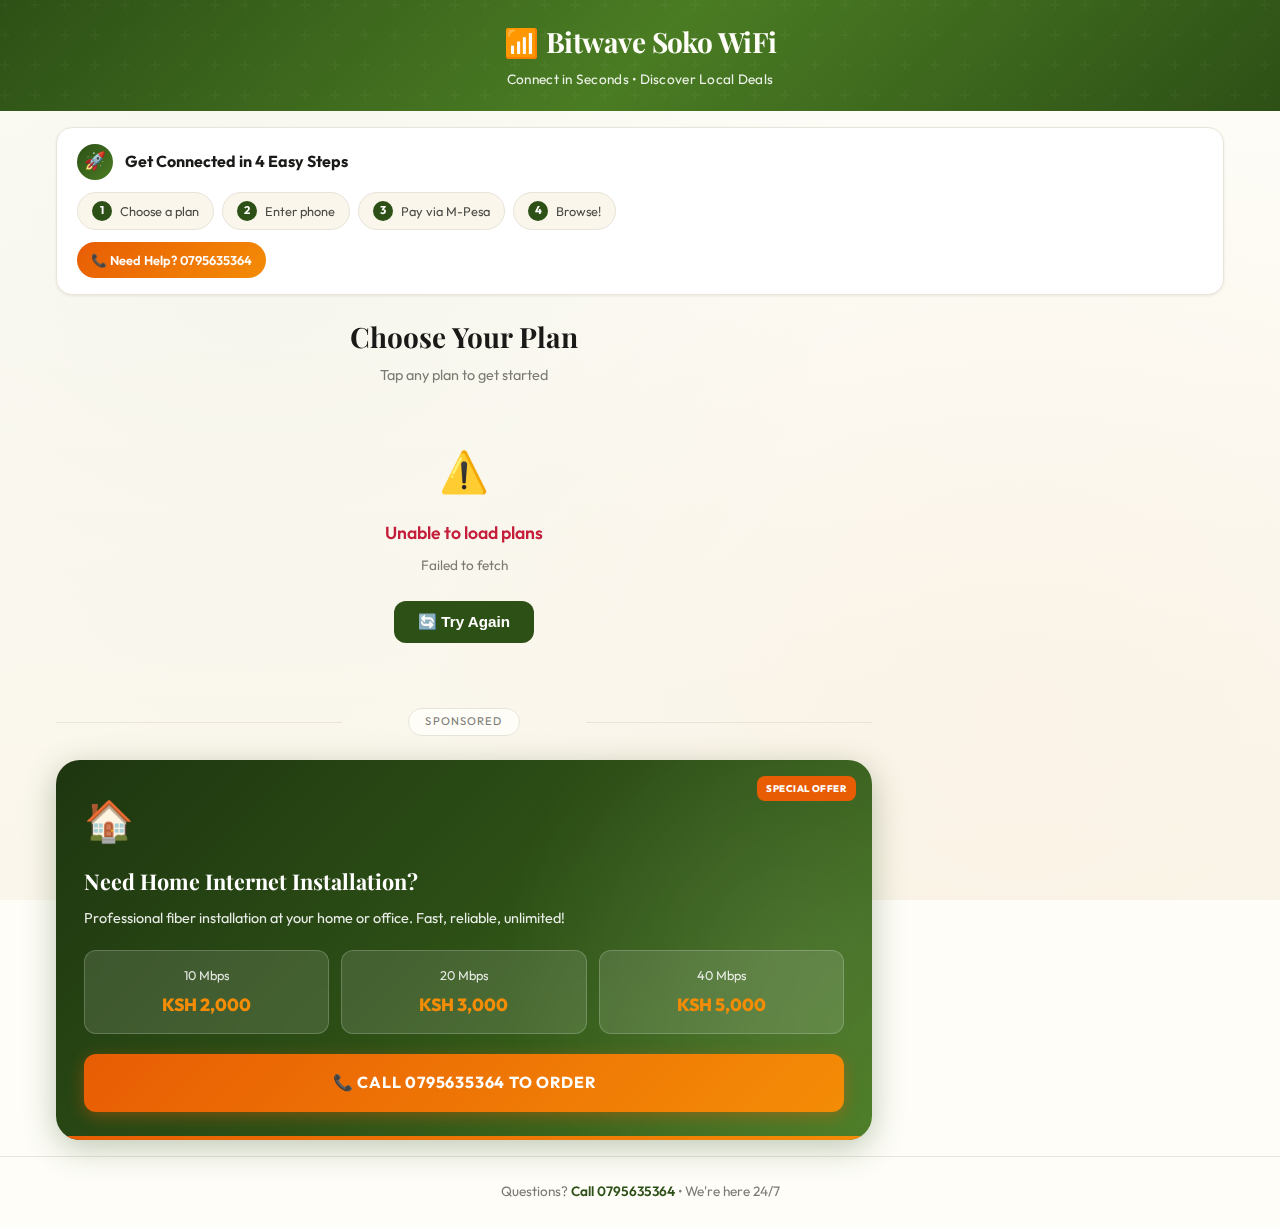
<file: index002.html>
<!DOCTYPE html>
<html lang="en">
<head>
    <meta charset="UTF-8">
    <meta name="viewport" content="width=device-width, initial-scale=1.0">
    <title>Bitwave Soko Wifi - Get Connected</title>
    <link rel="preconnect" href="https://fonts.googleapis.com">
    <link rel="preconnect" href="https://fonts.gstatic.com" crossorigin>
    <link href="https://fonts.googleapis.com/css2?family=Outfit:wght@300;400;500;600;700;800&family=Playfair+Display:wght@600;700&display=swap" rel="stylesheet">
    <style>
        /* ========================================
           Root Variables & Reset
           ======================================== */
        * {
            margin: 0;
            padding: 0;
            box-sizing: border-box;
        }

        :root {
            /* Warm, Market-Inspired Palette */
            --primary: #2d5016;
            --primary-light: #4a7c23;
            --primary-dark: #1e3610;
            --accent: #e85d04;
            --accent-light: #f48c06;
            --accent-glow: rgba(232, 93, 4, 0.3);
            
            --surface: #fefdf8;
            --surface-warm: #faf6eb;
            --surface-card: #ffffff;
            --surface-elevated: #fffefa;
            
            --text-primary: #1a1a18;
            --text-secondary: #4a4a45;
            --text-muted: #7a7a72;
            --text-inverse: #fefdf8;
            
            --border: #e8e4d9;
            --border-strong: #d4cfc0;
            
            --success: #2d5016;
            --error: #c41e3a;
            
            --shadow-sm: 0 1px 3px rgba(26, 26, 24, 0.08);
            --shadow-md: 0 4px 12px rgba(26, 26, 24, 0.1);
            --shadow-lg: 0 8px 30px rgba(26, 26, 24, 0.12);
            --shadow-glow: 0 4px 20px var(--accent-glow);
            
            --radius-sm: 8px;
            --radius-md: 12px;
            --radius-lg: 16px;
            --radius-xl: 24px;
        }

        body {
            font-family: 'Outfit', -apple-system, BlinkMacSystemFont, sans-serif;
            background: var(--surface);
            color: var(--text-primary);
            line-height: 1.6;
            min-height: 100vh;
            overflow-x: hidden;
        }

        /* ========================================
           Background Pattern
           ======================================== */
        body::before {
            content: '';
            position: fixed;
            top: 0;
            left: 0;
            width: 100%;
            height: 100%;
            background: 
                radial-gradient(circle at 20% 20%, rgba(45, 80, 22, 0.03) 0%, transparent 50%),
                radial-gradient(circle at 80% 80%, rgba(232, 93, 4, 0.03) 0%, transparent 50%),
                linear-gradient(180deg, var(--surface) 0%, var(--surface-warm) 100%);
            pointer-events: none;
            z-index: -1;
        }

        /* ========================================
           Header
           ======================================== */
        .header {
            background: linear-gradient(135deg, var(--primary) 0%, var(--primary-light) 50%, var(--primary) 100%);
            padding: 1.25rem 1rem;
            text-align: center;
            position: relative;
            overflow: hidden;
        }

        .header::before {
            content: '';
            position: absolute;
            top: 0;
            left: 0;
            right: 0;
            bottom: 0;
            background: url("data:image/svg+xml,%3Csvg width='60' height='60' viewBox='0 0 60 60' xmlns='http://www.w3.org/2000/svg'%3E%3Cg fill='none' fill-rule='evenodd'%3E%3Cg fill='%23ffffff' fill-opacity='0.05'%3E%3Cpath d='M36 34v-4h-2v4h-4v2h4v4h2v-4h4v-2h-4zm0-30V0h-2v4h-4v2h4v4h2V6h4V4h-4zM6 34v-4H4v4H0v2h4v4h2v-4h4v-2H6zM6 4V0H4v4H0v2h4v4h2V6h4V4H6z'/%3E%3C/g%3E%3C/g%3E%3C/svg%3E");
            opacity: 0.5;
        }

        .header-content {
            position: relative;
            z-index: 1;
        }

        .logo {
            font-family: 'Playfair Display', serif;
            font-size: 1.75rem;
            font-weight: 700;
            color: var(--text-inverse);
            margin-bottom: 0.25rem;
            letter-spacing: -0.02em;
        }

        .logo-icon {
            display: inline-block;
            margin-right: 0.5rem;
            animation: pulse-glow 2s ease-in-out infinite;
        }

        @keyframes pulse-glow {
            0%, 100% { filter: drop-shadow(0 0 8px rgba(255,255,255,0.4)); }
            50% { filter: drop-shadow(0 0 16px rgba(255,255,255,0.6)); }
        }

        .tagline {
            font-size: 0.85rem;
            color: rgba(255, 255, 255, 0.9);
            font-weight: 400;
            letter-spacing: 0.02em;
        }

        /* ========================================
           Market Ads Carousel (Top)
           ======================================== */
        .market-carousel {
            background: linear-gradient(90deg, var(--surface-warm) 0%, var(--surface) 50%, var(--surface-warm) 100%);
            border-bottom: 1px solid var(--border);
            padding: 0.75rem 0;
            overflow: hidden;
            position: relative;
        }

        .carousel-label {
            position: absolute;
            left: 0;
            top: 50%;
            transform: translateY(-50%);
            background: var(--accent);
            color: white;
            font-size: 0.65rem;
            font-weight: 600;
            padding: 0.35rem 0.75rem;
            text-transform: uppercase;
            letter-spacing: 0.05em;
            z-index: 2;
            border-radius: 0 var(--radius-sm) var(--radius-sm) 0;
            box-shadow: var(--shadow-md);
        }

        .carousel-track {
            display: flex;
            animation: scroll-carousel 25s linear infinite;
            gap: 1.5rem;
            padding-left: 60px;
        }

        .carousel-track:hover {
            animation-play-state: paused;
        }

        @keyframes scroll-carousel {
            0% { transform: translateX(0); }
            100% { transform: translateX(-50%); }
        }

        .market-item {
            display: flex;
            align-items: center;
            gap: 0.75rem;
            background: var(--surface-card);
            padding: 0.5rem 1rem 0.5rem 0.5rem;
            border-radius: var(--radius-md);
            border: 1px solid var(--border);
            flex-shrink: 0;
            cursor: pointer;
            transition: all 0.3s ease;
            min-width: 200px;
        }

        .market-item:hover {
            transform: translateY(-2px);
            box-shadow: var(--shadow-md);
            border-color: var(--accent);
        }

        .market-item-img {
            width: 48px;
            height: 48px;
            border-radius: var(--radius-sm);
            object-fit: cover;
            background: linear-gradient(135deg, #f0ebe0 0%, #e8e3d8 100%);
            display: flex;
            align-items: center;
            justify-content: center;
            font-size: 1.5rem;
        }

        .market-item-info {
            flex: 1;
        }

        .market-item-name {
            font-size: 0.8rem;
            font-weight: 600;
            color: var(--text-primary);
            line-height: 1.2;
            margin-bottom: 0.125rem;
        }

        .market-item-price {
            font-size: 0.75rem;
            color: var(--accent);
            font-weight: 700;
        }

        .market-item-seller {
            font-size: 0.65rem;
            color: var(--text-muted);
        }

        /* ========================================
           Main Layout
           ======================================== */
        .main-container {
            max-width: 1200px;
            margin: 0 auto;
            padding: 1rem;
        }

        /* ========================================
           Instructions Banner (Compact)
           ======================================== */
        .instructions-banner {
            background: var(--surface-card);
            border: 1px solid var(--border);
            border-radius: var(--radius-lg);
            padding: 1rem 1.25rem;
            margin-bottom: 1.25rem;
            box-shadow: var(--shadow-sm);
        }

        .instructions-header {
            display: flex;
            align-items: center;
            gap: 0.75rem;
            margin-bottom: 0.75rem;
        }

        .instructions-icon {
            width: 36px;
            height: 36px;
            background: linear-gradient(135deg, var(--primary) 0%, var(--primary-light) 100%);
            border-radius: 50%;
            display: flex;
            align-items: center;
            justify-content: center;
            font-size: 1.1rem;
        }

        .instructions-title {
            font-size: 1rem;
            font-weight: 700;
            color: var(--text-primary);
        }

        .instructions-steps {
            display: flex;
            flex-wrap: wrap;
            gap: 0.5rem;
        }

        .step-pill {
            display: flex;
            align-items: center;
            gap: 0.5rem;
            background: var(--surface-warm);
            padding: 0.5rem 0.875rem;
            border-radius: 2rem;
            font-size: 0.8rem;
            color: var(--text-secondary);
            border: 1px solid var(--border);
        }

        .step-number {
            width: 20px;
            height: 20px;
            background: var(--primary);
            color: white;
            border-radius: 50%;
            display: flex;
            align-items: center;
            justify-content: center;
            font-size: 0.7rem;
            font-weight: 700;
        }

        .support-link {
            display: inline-flex;
            align-items: center;
            gap: 0.5rem;
            margin-top: 0.75rem;
            padding: 0.5rem 0.875rem;
            background: linear-gradient(135deg, var(--accent) 0%, var(--accent-light) 100%);
            color: white;
            text-decoration: none;
            border-radius: 2rem;
            font-size: 0.8rem;
            font-weight: 600;
            transition: all 0.3s ease;
        }

        .support-link:hover {
            transform: translateY(-2px);
            box-shadow: var(--shadow-glow);
        }

        /* ========================================
           Section Title
           ======================================== */
        .section-header {
            text-align: center;
            margin-bottom: 1.25rem;
        }

        .section-title {
            font-family: 'Playfair Display', serif;
            font-size: 1.5rem;
            font-weight: 700;
            color: var(--text-primary);
            margin-bottom: 0.25rem;
        }

        .section-subtitle {
            font-size: 0.9rem;
            color: var(--text-muted);
        }

        /* ========================================
           Plans Grid
           ======================================== */
        .plans-grid {
            display: grid;
            grid-template-columns: repeat(2, 1fr);
            gap: 0.875rem;
            margin-bottom: 2rem;
        }

        /* Skeleton Loaders */
        .skeleton-card {
            background: var(--surface-card);
            border: 1px solid var(--border);
            border-radius: var(--radius-lg);
            padding: 1.25rem;
            min-height: 140px;
            position: relative;
            overflow: hidden;
        }

        .skeleton-card::after {
            content: '';
            position: absolute;
            top: 0;
            left: -100%;
            width: 100%;
            height: 100%;
            background: linear-gradient(90deg, transparent, rgba(45, 80, 22, 0.05), transparent);
            animation: skeleton-shimmer 1.5s infinite;
        }

        @keyframes skeleton-shimmer {
            100% { left: 100%; }
        }

        /* Plan Card */
        .plan-card {
            background: var(--surface-card);
            border: 2px solid var(--border);
            border-radius: var(--radius-lg);
            padding: 1.25rem 1rem;
            cursor: pointer;
            transition: all 0.35s cubic-bezier(0.4, 0, 0.2, 1);
            text-align: center;
            position: relative;
            overflow: hidden;
        }

        .plan-card::before {
            content: '';
            position: absolute;
            top: 0;
            left: 0;
            right: 0;
            height: 4px;
            background: linear-gradient(90deg, var(--primary) 0%, var(--primary-light) 100%);
            opacity: 0;
            transition: opacity 0.3s ease;
        }

        .plan-card:hover, .plan-card:focus {
            border-color: var(--primary);
            transform: translateY(-4px);
            box-shadow: var(--shadow-lg);
        }

        .plan-card:hover::before {
            opacity: 1;
        }

        .plan-card.popular {
            border-color: var(--accent);
            background: linear-gradient(180deg, #fffbf5 0%, #ffffff 100%);
        }

        .plan-card.popular::before {
            background: linear-gradient(90deg, var(--accent) 0%, var(--accent-light) 100%);
            opacity: 1;
        }

        .plan-card.popular::after {
            content: '★ BEST VALUE';
            position: absolute;
            top: 12px;
            right: -24px;
            background: var(--accent);
            color: white;
            font-size: 0.55rem;
            font-weight: 800;
            padding: 0.25rem 2rem;
            transform: rotate(45deg);
            letter-spacing: 0.05em;
        }

        .plan-duration {
            font-size: 1.1rem;
            font-weight: 700;
            color: var(--primary);
            margin-bottom: 0.375rem;
        }

        .plan-price {
            font-size: 1.5rem;
            font-weight: 800;
            color: var(--accent);
            margin-bottom: 0.375rem;
            line-height: 1;
        }

        .plan-price .currency {
            font-size: 0.55em;
            font-weight: 600;
            opacity: 0.8;
        }

        .plan-speed {
            display: inline-block;
            font-size: 0.75rem;
            color: var(--text-secondary);
            font-weight: 600;
            background: var(--surface-warm);
            padding: 0.35rem 0.75rem;
            border-radius: 2rem;
            border: 1px solid var(--border);
        }

        /* ========================================
           Featured Market Products Panel
           ======================================== */
        .featured-market {
            background: linear-gradient(135deg, var(--surface-warm) 0%, var(--surface) 100%);
            border: 1px solid var(--border);
            border-radius: var(--radius-xl);
            padding: 1.5rem;
            margin-bottom: 1.5rem;
            position: relative;
            overflow: hidden;
        }

        .featured-market::before {
            content: '';
            position: absolute;
            top: -50%;
            right: -20%;
            width: 60%;
            height: 200%;
            background: radial-gradient(circle, rgba(232, 93, 4, 0.05) 0%, transparent 70%);
            pointer-events: none;
        }

        .featured-header {
            display: flex;
            align-items: center;
            justify-content: space-between;
            margin-bottom: 1rem;
        }

        .featured-title-group {
            display: flex;
            align-items: center;
            gap: 0.75rem;
        }

        .featured-badge {
            background: linear-gradient(135deg, var(--accent) 0%, var(--accent-light) 100%);
            color: white;
            font-size: 0.65rem;
            font-weight: 700;
            padding: 0.35rem 0.75rem;
            border-radius: var(--radius-sm);
            text-transform: uppercase;
            letter-spacing: 0.05em;
        }

        .featured-title {
            font-family: 'Playfair Display', serif;
            font-size: 1.1rem;
            font-weight: 700;
            color: var(--text-primary);
        }

        .featured-cta {
            font-size: 0.75rem;
            color: var(--accent);
            text-decoration: none;
            font-weight: 600;
            display: flex;
            align-items: center;
            gap: 0.25rem;
            transition: gap 0.3s ease;
        }

        .featured-cta:hover {
            gap: 0.5rem;
        }

        .featured-products {
            display: grid;
            grid-template-columns: repeat(2, 1fr);
            gap: 0.875rem;
        }

        .product-card {
            background: var(--surface-card);
            border: 1px solid var(--border);
            border-radius: var(--radius-md);
            overflow: hidden;
            cursor: pointer;
            transition: all 0.3s ease;
        }

        .product-card:hover {
            transform: translateY(-3px);
            box-shadow: var(--shadow-md);
            border-color: var(--accent);
        }

        .product-image {
            width: 100%;
            height: 100px;
            background: linear-gradient(135deg, #f5f0e5 0%, #ebe6db 100%);
            display: flex;
            align-items: center;
            justify-content: center;
            font-size: 2.5rem;
            position: relative;
        }

        .product-tag {
            position: absolute;
            top: 0.5rem;
            left: 0.5rem;
            background: var(--success);
            color: white;
            font-size: 0.6rem;
            font-weight: 700;
            padding: 0.2rem 0.5rem;
            border-radius: var(--radius-sm);
            text-transform: uppercase;
        }

        .product-info {
            padding: 0.75rem;
        }

        .product-name {
            font-size: 0.8rem;
            font-weight: 600;
            color: var(--text-primary);
            margin-bottom: 0.25rem;
            line-height: 1.3;
        }

        .product-price {
            font-size: 0.9rem;
            font-weight: 800;
            color: var(--accent);
        }

        .product-seller {
            font-size: 0.65rem;
            color: var(--text-muted);
            margin-top: 0.25rem;
        }

        /* ========================================
           Installation Service Ad
           ======================================== */
        .ad-divider {
            margin: 2rem 0 1.5rem;
            text-align: center;
            position: relative;
        }

        .ad-divider::before,
        .ad-divider::after {
            content: '';
            position: absolute;
            top: 50%;
            width: 35%;
            height: 1px;
            background: var(--border);
        }

        .ad-divider::before { left: 0; }
        .ad-divider::after { right: 0; }

        .ad-divider-text {
            display: inline-block;
            padding: 0.25rem 1rem;
            background: var(--surface);
            color: var(--text-muted);
            font-size: 0.7rem;
            text-transform: uppercase;
            letter-spacing: 0.1em;
            border: 1px solid var(--border);
            border-radius: 2rem;
        }

        .installation-ad {
            background: linear-gradient(135deg, var(--primary-dark) 0%, var(--primary) 50%, var(--primary-light) 100%);
            border-radius: var(--radius-xl);
            padding: 1.75rem;
            position: relative;
            overflow: hidden;
            color: white;
            box-shadow: 0 8px 32px rgba(45, 80, 22, 0.3);
        }

        .installation-ad::before {
            content: '';
            position: absolute;
            top: -50%;
            right: -30%;
            width: 80%;
            height: 200%;
            background: radial-gradient(circle, rgba(255, 255, 255, 0.08) 0%, transparent 60%);
            pointer-events: none;
        }

        .installation-ad::after {
            content: '';
            position: absolute;
            bottom: 0;
            left: 0;
            right: 0;
            height: 4px;
            background: linear-gradient(90deg, var(--accent) 0%, var(--accent-light) 100%);
        }

        .ad-badge {
            position: absolute;
            top: 1rem;
            right: 1rem;
            background: var(--accent);
            color: white;
            font-size: 0.6rem;
            font-weight: 800;
            padding: 0.3rem 0.6rem;
            border-radius: var(--radius-sm);
            letter-spacing: 0.05em;
            text-transform: uppercase;
        }

        .ad-icon {
            font-size: 2.5rem;
            margin-bottom: 0.75rem;
        }

        .ad-title {
            font-family: 'Playfair Display', serif;
            font-size: 1.35rem;
            font-weight: 700;
            margin-bottom: 0.5rem;
            position: relative;
        }

        .ad-description {
            font-size: 0.9rem;
            opacity: 0.9;
            margin-bottom: 1.25rem;
            position: relative;
        }

        .ad-plans-grid {
            display: grid;
            grid-template-columns: repeat(3, 1fr);
            gap: 0.75rem;
            margin-bottom: 1.25rem;
            position: relative;
        }

        .ad-plan-item {
            background: rgba(255, 255, 255, 0.12);
            border: 1px solid rgba(255, 255, 255, 0.2);
            border-radius: var(--radius-md);
            padding: 0.875rem 0.5rem;
            text-align: center;
            backdrop-filter: blur(8px);
            transition: all 0.3s ease;
        }

        .ad-plan-item:hover {
            background: rgba(255, 255, 255, 0.18);
            transform: translateY(-2px);
        }

        .ad-plan-speed {
            display: block;
            font-size: 0.8rem;
            opacity: 0.85;
            margin-bottom: 0.375rem;
        }

        .ad-plan-price {
            display: block;
            font-size: 1.1rem;
            font-weight: 800;
            color: var(--accent-light);
        }

        .ad-cta-button {
            display: block;
            background: linear-gradient(135deg, var(--accent) 0%, var(--accent-light) 100%);
            color: white;
            text-decoration: none;
            text-align: center;
            padding: 1rem;
            border-radius: var(--radius-md);
            font-size: 1rem;
            font-weight: 700;
            text-transform: uppercase;
            letter-spacing: 0.05em;
            transition: all 0.3s ease;
            position: relative;
            box-shadow: 0 4px 16px rgba(232, 93, 4, 0.4);
        }

        .ad-cta-button:hover {
            transform: translateY(-2px);
            box-shadow: 0 6px 24px rgba(232, 93, 4, 0.5);
        }

        /* ========================================
           Payment Section
           ======================================== */
        .payment-section {
            max-width: 480px;
            margin: 0 auto;
            padding: 1rem;
            min-height: calc(100vh - 80px);
            display: flex;
            flex-direction: column;
            justify-content: center;
        }

        .back-button {
            display: inline-flex;
            align-items: center;
            gap: 0.5rem;
            background: none;
            border: none;
            color: var(--primary);
            font-size: 0.95rem;
            font-weight: 600;
            cursor: pointer;
            padding: 0.5rem 0;
            margin-bottom: 1rem;
            transition: transform 0.2s ease;
        }

        .back-button:hover {
            transform: translateX(-4px);
        }

        .selected-plan-card {
            background: linear-gradient(135deg, var(--primary) 0%, var(--primary-light) 100%);
            color: white;
            border-radius: var(--radius-lg);
            padding: 1.5rem;
            margin-bottom: 1.25rem;
            text-align: center;
            position: relative;
            overflow: hidden;
        }

        .selected-plan-card::before {
            content: '';
            position: absolute;
            top: -50%;
            right: -50%;
            width: 100%;
            height: 100%;
            background: radial-gradient(circle, rgba(255,255,255,0.1) 0%, transparent 50%);
        }

        .selected-plan-name {
            font-size: 1.1rem;
            font-weight: 600;
            opacity: 0.9;
            margin-bottom: 0.25rem;
        }

        .selected-plan-price {
            font-size: 2rem;
            font-weight: 800;
            margin-bottom: 0.25rem;
        }

        .selected-plan-price .currency {
            font-size: 0.5em;
            font-weight: 600;
            opacity: 0.8;
        }

        .selected-plan-speed {
            font-size: 0.9rem;
            opacity: 0.85;
        }

        .payment-form {
            background: var(--surface-card);
            border: 1px solid var(--border);
            border-radius: var(--radius-lg);
            padding: 1.5rem;
            box-shadow: var(--shadow-md);
        }

        .form-title {
            font-size: 1.1rem;
            font-weight: 700;
            text-align: center;
            margin-bottom: 1.25rem;
            color: var(--text-primary);
        }

        .form-group {
            margin-bottom: 1.25rem;
        }

        .form-label {
            display: block;
            font-size: 0.9rem;
            font-weight: 600;
            margin-bottom: 0.5rem;
            color: var(--text-primary);
        }

        .form-input {
            width: 100%;
            padding: 1rem;
            font-size: 1.1rem;
            font-family: inherit;
            border: 2px solid var(--border);
            border-radius: var(--radius-md);
            background: var(--surface);
            color: var(--text-primary);
            font-weight: 600;
            letter-spacing: 0.05em;
            transition: all 0.3s ease;
        }

        .form-input::placeholder {
            color: var(--text-muted);
            font-weight: 400;
            letter-spacing: normal;
        }

        .form-input:focus {
            outline: none;
            border-color: var(--primary);
            box-shadow: 0 0 0 4px rgba(45, 80, 22, 0.1);
        }

        .input-hint {
            margin-top: 0.375rem;
            font-size: 0.8rem;
            color: var(--text-muted);
        }

        .submit-button {
            width: 100%;
            padding: 1rem;
            background: linear-gradient(135deg, var(--primary) 0%, var(--primary-light) 100%);
            color: white;
            border: none;
            border-radius: var(--radius-md);
            font-size: 1rem;
            font-weight: 700;
            font-family: inherit;
            cursor: pointer;
            transition: all 0.3s ease;
            text-transform: uppercase;
            letter-spacing: 0.05em;
        }

        .submit-button:hover {
            transform: translateY(-2px);
            box-shadow: 0 6px 20px rgba(45, 80, 22, 0.3);
        }

        .submit-button:disabled {
            background: var(--text-muted);
            cursor: not-allowed;
            transform: none;
        }

        /* ========================================
           Success & Error Sections
           ======================================== */
        .success-section, .error-section {
            max-width: 480px;
            margin: 0 auto;
            padding: 1rem;
            min-height: calc(100vh - 80px);
            display: flex;
            flex-direction: column;
            justify-content: center;
        }

        .result-card {
            background: var(--surface-card);
            border-radius: var(--radius-xl);
            padding: 2rem;
            text-align: center;
            box-shadow: var(--shadow-lg);
        }

        .result-icon {
            width: 72px;
            height: 72px;
            border-radius: 50%;
            display: flex;
            align-items: center;
            justify-content: center;
            font-size: 2rem;
            margin: 0 auto 1.25rem;
        }

        .success-icon {
            background: linear-gradient(135deg, var(--success) 0%, var(--primary-light) 100%);
            color: white;
        }

        .error-icon {
            background: linear-gradient(135deg, var(--error) 0%, #e05555 100%);
            color: white;
        }

        .result-title {
            font-family: 'Playfair Display', serif;
            font-size: 1.5rem;
            font-weight: 700;
            margin-bottom: 0.75rem;
        }

        .success-title { color: var(--success); }
        .error-title { color: var(--error); }

        .result-message {
            font-size: 0.95rem;
            color: var(--text-secondary);
            margin-bottom: 1.5rem;
            line-height: 1.7;
        }

        .primary-button {
            display: inline-block;
            padding: 0.875rem 2rem;
            background: linear-gradient(135deg, var(--primary) 0%, var(--primary-light) 100%);
            color: white;
            border: none;
            border-radius: var(--radius-md);
            font-size: 0.95rem;
            font-weight: 700;
            font-family: inherit;
            cursor: pointer;
            transition: all 0.3s ease;
        }

        .primary-button:hover {
            transform: translateY(-2px);
            box-shadow: 0 6px 20px rgba(45, 80, 22, 0.3);
        }

        /* ========================================
           Footer
           ======================================== */
        .footer {
            text-align: center;
            padding: 1.5rem;
            color: var(--text-muted);
            font-size: 0.85rem;
            border-top: 1px solid var(--border);
            margin-top: auto;
        }

        .footer a {
            color: var(--primary);
            text-decoration: none;
            font-weight: 600;
        }

        /* ========================================
           Utilities
           ======================================== */
        .hidden {
            display: none !important;
        }

        /* ========================================
           Responsive Design
           ======================================== */
        @media (min-width: 640px) {
            .plans-grid {
                grid-template-columns: repeat(3, 1fr);
                gap: 1rem;
            }

            .featured-products {
                grid-template-columns: repeat(4, 1fr);
            }

            .plan-card {
                padding: 1.5rem 1.25rem;
            }

            .plan-duration {
                font-size: 1.25rem;
            }

            .plan-price {
                font-size: 1.75rem;
            }

            .section-title {
                font-size: 1.75rem;
            }
        }

        @media (min-width: 1024px) {
            .main-layout {
                display: grid;
                grid-template-columns: 1fr 320px;
                gap: 2rem;
                align-items: start;
            }

            .plans-grid {
                grid-template-columns: repeat(3, 1fr);
            }

            .sidebar-market {
                display: block;
            }

            .featured-market {
                display: none;
            }

            .market-carousel {
                display: none;
            }

            .plan-duration {
                font-size: 1.35rem;
            }

            .plan-price {
                font-size: 2rem;
            }
        }

        /* Sidebar for desktop */
        .sidebar-market {
            display: none;
            position: sticky;
            top: 1rem;
        }

        .sidebar-market .sidebar-header {
            display: flex;
            align-items: center;
            gap: 0.5rem;
            margin-bottom: 1rem;
        }

        .sidebar-market .sidebar-badge {
            background: var(--accent);
            color: white;
            font-size: 0.6rem;
            font-weight: 700;
            padding: 0.3rem 0.6rem;
            border-radius: var(--radius-sm);
            text-transform: uppercase;
        }

        .sidebar-market .sidebar-title {
            font-family: 'Playfair Display', serif;
            font-size: 1rem;
            font-weight: 700;
        }

        .sidebar-products {
            display: flex;
            flex-direction: column;
            gap: 0.875rem;
        }

        .sidebar-product {
            display: flex;
            gap: 0.75rem;
            background: var(--surface-card);
            border: 1px solid var(--border);
            border-radius: var(--radius-md);
            padding: 0.75rem;
            cursor: pointer;
            transition: all 0.3s ease;
        }

        .sidebar-product:hover {
            border-color: var(--accent);
            box-shadow: var(--shadow-md);
        }

        .sidebar-product-img {
            width: 64px;
            height: 64px;
            border-radius: var(--radius-sm);
            background: var(--surface-warm);
            display: flex;
            align-items: center;
            justify-content: center;
            font-size: 1.75rem;
            flex-shrink: 0;
        }

        .sidebar-product-info {
            flex: 1;
            min-width: 0;
        }

        .sidebar-product-name {
            font-size: 0.85rem;
            font-weight: 600;
            color: var(--text-primary);
            margin-bottom: 0.25rem;
            line-height: 1.3;
        }

        .sidebar-product-price {
            font-size: 0.95rem;
            font-weight: 800;
            color: var(--accent);
        }

        .sidebar-product-seller {
            font-size: 0.7rem;
            color: var(--text-muted);
            margin-top: 0.125rem;
        }

        /* Sidebar Installation Ad */
        .sidebar-install-ad {
            margin-top: 1.25rem;
            background: linear-gradient(135deg, var(--primary-dark) 0%, var(--primary) 100%);
            border-radius: var(--radius-lg);
            overflow: hidden;
            color: white;
        }

        .sidebar-install-header {
            padding: 0.75rem;
            border-bottom: 1px solid rgba(255,255,255,0.1);
        }

        .sidebar-install-badge {
            font-size: 0.75rem;
            font-weight: 700;
        }

        .sidebar-install-content {
            padding: 0.875rem;
        }

        .sidebar-install-text {
            font-size: 0.8rem;
            opacity: 0.9;
            margin-bottom: 0.75rem;
        }

        .sidebar-install-prices {
            display: flex;
            flex-direction: column;
            gap: 0.375rem;
            font-size: 0.75rem;
            margin-bottom: 0.875rem;
        }

        .sidebar-install-prices span {
            opacity: 0.85;
        }

        .sidebar-install-prices strong {
            color: var(--accent-light);
        }

        .sidebar-install-cta {
            display: block;
            background: var(--accent);
            color: white;
            text-decoration: none;
            text-align: center;
            padding: 0.625rem;
            border-radius: var(--radius-sm);
            font-size: 0.8rem;
            font-weight: 700;
            transition: all 0.3s ease;
        }

        .sidebar-install-cta:hover {
            background: var(--accent-light);
        }

        /* Loading spinner */
        @keyframes spin {
            to { transform: rotate(360deg); }
        }

        .button-loader::after {
            content: "";
            display: inline-block;
            width: 16px;
            height: 16px;
            margin-left: 0.5rem;
            border: 2px solid rgba(255,255,255,0.3);
            border-top-color: white;
            border-radius: 50%;
            animation: spin 0.6s linear infinite;
        }

        /* Accessibility */
        .plan-card:focus-visible,
        .form-input:focus-visible,
        .submit-button:focus-visible,
        .primary-button:focus-visible,
        .back-button:focus-visible {
            outline: 3px solid var(--primary);
            outline-offset: 2px;
        }

        @media (prefers-reduced-motion: reduce) {
            *, *::before, *::after {
                animation-duration: 0.01ms !important;
                animation-iteration-count: 1 !important;
                transition-duration: 0.01ms !important;
            }
        }

        .spinner {
            display: inline-block;
            width: 16px;
            height: 16px;
            border: 2px solid #ddd;
            border-top-color: var(--primary);
            border-radius: 50%;
            animation: spin 1s linear infinite;
        }
    </style>
</head>
<body>
    <!-- Header -->
    <header class="header">
        <div class="header-content">
            <h1 class="logo">
                <span class="logo-icon">📶</span>Bitwave Soko WiFi
            </h1>
            <p class="tagline">Connect in Seconds • Discover Local Deals</p>
        </div>
    </header>

    <!-- Scrolling Market Carousel -->
    <div class="market-carousel">
        <span class="carousel-label">🛒 Soko</span>
        <div class="carousel-track" id="carouselTrack">
            <!-- Populated by JS -->
        </div>
    </div>

    <!-- Main Content -->
    <main class="main-container">
        <!-- Plans Section -->
        <section class="plans-section" id="plansSection">
            <!-- Instructions Banner -->
            <div class="instructions-banner">
                <div class="instructions-header">
                    <div class="instructions-icon">🚀</div>
                    <h2 class="instructions-title">Get Connected in 4 Easy Steps</h2>
                </div>
                <div class="instructions-steps">
                    <div class="step-pill"><span class="step-number">1</span> Choose a plan</div>
                    <div class="step-pill"><span class="step-number">2</span> Enter phone</div>
                    <div class="step-pill"><span class="step-number">3</span> Pay via M-Pesa</div>
                    <div class="step-pill"><span class="step-number">4</span> Browse!</div>
                </div>
                <a href="tel:0795635364" class="support-link">📞 Need Help? 0795635364</a>
            </div>

            <!-- Main Layout: Plans + Sidebar Ads -->
            <div class="main-layout">
                <div class="plans-content">
                    <!-- Section Header -->
                    <div class="section-header">
                        <h2 class="section-title">Choose Your Plan</h2>
                        <p class="section-subtitle">Tap any plan to get started</p>
                    </div>

                    <!-- Plans Grid -->
                    <div class="plans-grid" id="plansGrid">
                        <div class="skeleton-card"></div>
                        <div class="skeleton-card"></div>
                        <div class="skeleton-card"></div>
                    </div>

                    <!-- Featured Market Products (Mobile/Tablet) -->
                    <div class="featured-market">
                        <div class="featured-header">
                            <div class="featured-title-group">
                                <span class="featured-badge">🛒 Soko</span>
                                <h3 class="featured-title">Market Deals</h3>
                            </div>
                            <a href="#" class="featured-cta">See all →</a>
                        </div>
                        <div class="featured-products" id="featuredProducts">
                            <!-- Populated by JS -->
                        </div>
                    </div>

                    <!-- Ad Divider -->
                    <div class="ad-divider">
                        <span class="ad-divider-text">Sponsored</span>
                    </div>

                    <!-- Home Internet Installation Ad -->
                    <div class="installation-ad">
                        <div class="ad-badge">SPECIAL OFFER</div>
                        <div class="ad-icon">🏠</div>
                        <h3 class="ad-title">Need Home Internet Installation?</h3>
                        <p class="ad-description">Professional fiber installation at your home or office. Fast, reliable, unlimited!</p>
                        
                        <div class="ad-plans-grid">
                            <div class="ad-plan-item">
                                <span class="ad-plan-speed">10 Mbps</span>
                                <span class="ad-plan-price">KSH 2,000</span>
                            </div>
                            <div class="ad-plan-item">
                                <span class="ad-plan-speed">20 Mbps</span>
                                <span class="ad-plan-price">KSH 3,000</span>
                            </div>
                            <div class="ad-plan-item">
                                <span class="ad-plan-speed">40 Mbps</span>
                                <span class="ad-plan-price">KSH 5,000</span>
                            </div>
                        </div>
                        
                        <a href="tel:0795635364" class="ad-cta-button">
                            📞 Call 0795635364 to Order
                        </a>
                    </div>
                </div>

                <!-- Sidebar Market Ads (Desktop) -->
                <aside class="sidebar-market">
                    <div class="sidebar-header">
                        <span class="sidebar-badge">🛒 Soko</span>
                        <h3 class="sidebar-title">Market Deals</h3>
                    </div>
                    <div class="sidebar-products" id="sidebarProducts">
                        <!-- Populated by JS -->
                    </div>

                    <!-- Sidebar Installation Ad -->
                    <div class="sidebar-install-ad">
                        <div class="sidebar-install-header">
                            <span class="sidebar-install-badge">🏠 Home Internet</span>
                        </div>
                        <div class="sidebar-install-content">
                            <p class="sidebar-install-text">Professional fiber installation</p>
                            <div class="sidebar-install-prices">
                                <span>10Mbps: <strong>KSH 2K</strong></span>
                                <span>20Mbps: <strong>KSH 3K</strong></span>
                                <span>40Mbps: <strong>KSH 5K</strong></span>
                            </div>
                            <a href="tel:0795635364" class="sidebar-install-cta">📞 Call to Order</a>
                        </div>
                    </div>
                </aside>
            </div>
        </section>

        <!-- Payment Section (Hidden Initially) -->
        <section class="payment-section hidden" id="paymentSection">
            <button class="back-button" id="backButton">← Change Plan</button>
            
            <div class="selected-plan-card" id="selectedPlanInfo">
                <!-- Selected plan details appear here -->
            </div>

            <form class="payment-form" id="paymentForm">
                <h2 class="form-title">📱 Complete Your Purchase</h2>
                
                <div class="form-group">
                    <label for="phoneNumber" class="form-label">M-Pesa Phone Number</label>
                    <input 
                        type="tel" 
                        id="phoneNumber" 
                        name="phoneNumber" 
                        class="form-input" 
                        placeholder="07XXXXXXXX"
                        required
                        autocomplete="tel"
                        maxlength="10"
                        pattern="0[17][0-9]{8}"
                    >
                    <p class="input-hint">Enter 10 digits starting with 07 or 01</p>
                </div>

                <button type="submit" class="submit-button" id="submitButton">
                    <span class="button-text">Continue to Payment</span>
                    <span class="button-loader hidden">Processing...</span>
                </button>
            </form>
        </section>

        <!-- Success Section (Hidden Initially) -->
        <section class="success-section hidden" id="successSection">
            <div class="result-card">
                <div class="result-icon success-icon">✓</div>
                <h2 class="result-title success-title">You're All Set!</h2>
                <p class="result-message" id="successMessage"></p>
                <button class="primary-button" id="newPurchaseButton">Purchase Another Plan</button>
            </div>
        </section>

        <!-- Error Section (Hidden Initially) -->
        <section class="error-section hidden" id="errorSection">
            <div class="result-card">
                <div class="result-icon error-icon">✕</div>
                <h2 class="result-title error-title">Something Went Wrong</h2>
                <p class="result-message" id="errorMessage"></p>
                <button class="primary-button" id="retryButton">Try Again</button>
            </div>
        </section>
    </main>

    <!-- Footer -->
    <footer class="footer">
        <p>Questions? <a href="tel:0795635364">Call 0795635364</a> • We're here 24/7</p>
    </footer>

    <script>
        // ========================================
        // MARKET PRODUCTS DATA (Sample)
        // In production, fetch from your API
        // ========================================
        const marketProducts = [
            { id: 1, name: "Fresh Tomatoes (1kg)", price: "KSH 80", seller: "Mama Njeri", emoji: "🍅", tag: "Fresh" },
            { id: 2, name: "Avocados (3 pcs)", price: "KSH 100", seller: "Farm Direct", emoji: "🥑", tag: "Organic" },
            { id: 3, name: "Sukuma Wiki Bundle", price: "KSH 30", seller: "Green Gardens", emoji: "🥬", tag: null },
            { id: 4, name: "Fresh Milk (500ml)", price: "KSH 60", seller: "Happy Cow Dairy", emoji: "🥛", tag: null },
            { id: 5, name: "Eggs (Tray - 30)", price: "KSH 450", seller: "Poultry King", emoji: "🥚", tag: "Deal" },
            { id: 6, name: "Mangoes (6 pcs)", price: "KSH 200", seller: "Fruit Paradise", emoji: "🥭", tag: "Sweet" },
            { id: 7, name: "Onions (1kg)", price: "KSH 120", seller: "Veggie Mart", emoji: "🧅", tag: null },
            { id: 8, name: "Potatoes (2kg)", price: "KSH 150", seller: "Farm Fresh", emoji: "🥔", tag: null },
            { id: 9, name: "Bananas (Bunch)", price: "KSH 100", seller: "Tropical Fruits", emoji: "🍌", tag: null },
            { id: 10, name: "Chapati (5 pcs)", price: "KSH 50", seller: "Mama's Kitchen", emoji: "🫓", tag: "Hot" },
            { id: 11, name: "Githeri (1kg)", price: "KSH 120", seller: "Traditional Foods", emoji: "🫘", tag: null },
            { id: 12, name: "Fresh Fish (Tilapia)", price: "KSH 350", seller: "Lake Catch", emoji: "🐟", tag: "Fresh" },
        ];

        // ========================================
        // POPULATE MARKET ADS
        // ========================================
        function populateMarketAds() {
            // Carousel (duplicated for infinite scroll)
            const carouselTrack = document.getElementById('carouselTrack');
            const carouselHTML = [...marketProducts, ...marketProducts].map(product => `
                <div class="market-item" onclick="handleProductClick(${product.id})">
                    <div class="market-item-img">${product.emoji}</div>
                    <div class="market-item-info">
                        <div class="market-item-name">${product.name}</div>
                        <div class="market-item-price">${product.price}</div>
                        <div class="market-item-seller">by ${product.seller}</div>
                    </div>
                </div>
            `).join('');
            carouselTrack.innerHTML = carouselHTML;

            // Featured products (mobile/tablet)
            const featuredProducts = document.getElementById('featuredProducts');
            const featuredHTML = marketProducts.slice(0, 4).map(product => `
                <div class="product-card" onclick="handleProductClick(${product.id})">
                    <div class="product-image">
                        ${product.emoji}
                        ${product.tag ? `<span class="product-tag">${product.tag}</span>` : ''}
                    </div>
                    <div class="product-info">
                        <div class="product-name">${product.name}</div>
                        <div class="product-price">${product.price}</div>
                        <div class="product-seller">by ${product.seller}</div>
                    </div>
                </div>
            `).join('');
            featuredProducts.innerHTML = featuredHTML;

            // Sidebar products (desktop)
            const sidebarProducts = document.getElementById('sidebarProducts');
            const sidebarHTML = marketProducts.slice(0, 6).map(product => `
                <div class="sidebar-product" onclick="handleProductClick(${product.id})">
                    <div class="sidebar-product-img">${product.emoji}</div>
                    <div class="sidebar-product-info">
                        <div class="sidebar-product-name">${product.name}</div>
                        <div class="sidebar-product-price">${product.price}</div>
                        <div class="sidebar-product-seller">by ${product.seller}</div>
                    </div>
                </div>
            `).join('');
            sidebarProducts.innerHTML = sidebarHTML;
        }

        function handleProductClick(productId) {
            // In production, this could open a modal, link to product page, etc.
            const product = marketProducts.find(p => p.id === productId);
            if (product) {
                alert(`🛒 ${product.name}\n💰 ${product.price}\n👤 Seller: ${product.seller}\n\nContact seller for purchase!`);
            }
        }

        // ========================================
        // API CONFIGURATION
        // ========================================
        const API_BASE_URL = 'https://isp.bitwavetechnologies.com/api';
        const PLANS_ENDPOINT = `${API_BASE_URL}/plans?user_id=1`;
        const PAYMENT_ENDPOINT = `${API_BASE_URL}/hotspot/register-and-pay`;
        const PAYMENT_STATUS_ENDPOINT = `${API_BASE_URL}/hotspot/payment-status`;
        const ROUTER_ID = 2;
        const PAYMENT_POLL_INTERVAL = 3000;
        const PAYMENT_POLL_MAX_ATTEMPTS = 20;
        const USE_CORS_PROXY = false;
        const CORS_PROXY = 'https://corsproxy.io/?';

        function getProxiedUrl(url) {
            return USE_CORS_PROXY ? CORS_PROXY + encodeURIComponent(url) : url;
        }

        // ========================================
        // MIKROTIK URL PARAMETERS
        // ========================================
        function getUrlParams() {
            const params = new URLSearchParams(window.location.search);
            return {
                mac: params.get('mac') || '',
                ip: params.get('ip') || '',
                dst: params.get('dst') || '',
                gw: params.get('gw') || '',
                router: params.get('router') || ''
            };
        }
        const mikrotikParams = getUrlParams();

        // ========================================
        // STATE & DOM
        // ========================================
        let selectedPlan = null;
        let allPlans = [];

        const plansSection = document.getElementById('plansSection');
        const paymentSection = document.getElementById('paymentSection');
        const successSection = document.getElementById('successSection');
        const errorSection = document.getElementById('errorSection');
        const plansGrid = document.getElementById('plansGrid');
        const selectedPlanInfo = document.getElementById('selectedPlanInfo');
        const paymentForm = document.getElementById('paymentForm');
        const phoneNumberInput = document.getElementById('phoneNumber');
        const submitButton = document.getElementById('submitButton');
        const buttonText = submitButton.querySelector('.button-text');
        const buttonLoader = submitButton.querySelector('.button-loader');
        const backButton = document.getElementById('backButton');
        const newPurchaseButton = document.getElementById('newPurchaseButton');
        const retryButton = document.getElementById('retryButton');
        const successMessage = document.getElementById('successMessage');
        const errorMessage = document.getElementById('errorMessage');

        // ========================================
        // INITIALIZATION
        // ========================================
        document.addEventListener('DOMContentLoaded', () => {
            populateMarketAds();
            loadPlans();
            setupEventListeners();
        });

        // ========================================
        // LOAD PLANS FROM API
        // ========================================
        async function loadPlans() {
            try {
                const controller = new AbortController();
                const timeoutId = setTimeout(() => controller.abort(), 30000);
                
                const response = await fetch(getProxiedUrl(PLANS_ENDPOINT), {
                    method: 'GET',
                    headers: { 'Accept': 'application/json', 'Content-Type': 'application/json' },
                    mode: 'cors',
                    signal: controller.signal
                });
                clearTimeout(timeoutId);
                
                if (!response.ok) throw new Error(`API Error: ${response.status}`);
                
                const apiPlans = await response.json();
                if (!Array.isArray(apiPlans) || apiPlans.length === 0) throw new Error('No plans available');
                
                const plans = transformPlansData(apiPlans);
                allPlans = plans;
                renderPlans(plans);
            } catch (error) {
                console.error('Error loading plans:', error);
                plansGrid.innerHTML = `
                    <div style="grid-column: 1/-1; text-align: center; padding: 2rem; color: var(--error);">
                        <div style="font-size: 2.5rem; margin-bottom: 1rem;">⚠️</div>
                        <p style="font-size: 1.1rem; font-weight: 600; margin-bottom: 0.5rem;">Unable to load plans</p>
                        <p style="font-size: 0.85rem; color: var(--text-muted); margin-bottom: 1.5rem;">${error.message}</p>
                        <button onclick="loadPlans()" style="padding: 0.75rem 1.5rem; background: var(--primary); color: white; border: none; border-radius: var(--radius-md); cursor: pointer; font-size: 0.95rem; font-weight: 600;">
                            🔄 Try Again
                        </button>
                    </div>
                `;
            }
        }

        // ========================================
        // TRANSFORM PLANS DATA
        // ========================================
        function transformPlansData(apiPlans) {
            const plansWithRatio = apiPlans.map(plan => {
                const durationInHours = convertToHours(plan.duration_value, plan.duration_unit);
                return { ...plan, durationInHours, timeToPrice: durationInHours / plan.price };
            });
            
            const bestPlan = plansWithRatio.reduce((best, current) => 
                current.timeToPrice > best.timeToPrice ? current : best
            );
            
            const transformed = plansWithRatio.map(plan => ({
                id: plan.id,
                duration: formatDuration(plan.duration_value, plan.duration_unit),
                price: `KSH ${plan.price}/-`,
                speed: formatSpeed(plan.speed),
                popular: plan.id === bestPlan.id,
                originalData: plan
            }));
            
            transformed.sort((a, b) => (b.popular ? 1 : 0) - (a.popular ? 1 : 0));
            return transformed;
        }

        function convertToHours(value, unit) {
            const map = { 'MINUTES': 1/60, 'HOURS': 1, 'DAYS': 24, 'WEEKS': 168, 'MONTHS': 720 };
            return value * (map[unit.toUpperCase()] || 1);
        }

        function formatDuration(value, unit) {
            const map = { 'HOURS': value === 1 ? 'Hour' : 'Hours', 'DAYS': value === 1 ? 'Day' : 'Days', 
                          'WEEKS': value === 1 ? 'Week' : 'Weeks', 'MONTHS': value === 1 ? 'Month' : 'Months' };
            return `${value} ${map[unit] || unit.toLowerCase()}`;
        }

        function formatSpeed(speed) {
            if (!speed || speed.toLowerCase() === 'unlimited') return 'Unlimited';
            const download = speed.split('/')[0].trim();
            if (download.match(/mbps|kbps/i)) return download;
            if (download.match(/^\d+(\.\d+)?[mM]$/)) return download.replace(/[mM]$/, 'Mbps');
            if (download.match(/^\d+(\.\d+)?[kK]$/)) return download.replace(/[kK]$/, 'Kbps');
            if (download.match(/^\d+(\.\d+)?$/)) return `${download}Mbps`;
            return download;
        }

        // ========================================
        // RENDER PLANS
        // ========================================
        function renderPlans(plans) {
            plansGrid.innerHTML = '';
            plans.forEach(plan => plansGrid.appendChild(createPlanCard(plan)));
        }

        function createPlanCard(plan) {
            const card = document.createElement('div');
            card.className = `plan-card${plan.popular ? ' popular' : ''}`;
            card.setAttribute('role', 'button');
            card.setAttribute('tabindex', '0');
            card.setAttribute('aria-label', `Select ${plan.duration} plan for ${plan.price}`);
            
            const priceMatch = plan.price.match(/^(KSH)\s*(.+)$/);
            const formattedPrice = priceMatch ? `<span class="currency">${priceMatch[1]}</span> ${priceMatch[2]}` : plan.price;
            
            card.innerHTML = `
                <div class="plan-duration">${plan.duration}</div>
                <div class="plan-price">${formattedPrice}</div>
                <div class="plan-speed">${plan.speed}</div>
            `;
            
            card.addEventListener('click', () => selectPlan(plan));
            card.addEventListener('keydown', e => { if (e.key === 'Enter' || e.key === ' ') { e.preventDefault(); selectPlan(plan); }});
            return card;
        }

        // ========================================
        // SELECT PLAN
        // ========================================
        function selectPlan(plan) {
            selectedPlan = plan;
            const priceMatch = plan.price.match(/^(KSH)\s*(.+)$/);
            const formattedPrice = priceMatch ? `<span class="currency">${priceMatch[1]}</span> ${priceMatch[2]}` : plan.price;
            
            selectedPlanInfo.innerHTML = `
                <div class="selected-plan-name">${plan.duration}</div>
                <div class="selected-plan-price">${formattedPrice}</div>
                <div class="selected-plan-speed">${plan.speed}</div>
            `;
            
            showSection(paymentSection);
            hideSection(plansSection);
            window.scrollTo({ top: 0, behavior: 'smooth' });
            setTimeout(() => phoneNumberInput.focus(), 300);
        }

        // ========================================
        // EVENT LISTENERS
        // ========================================
        function setupEventListeners() {
            backButton.addEventListener('click', () => {
                showSection(plansSection);
                hideSection(paymentSection);
                resetForm();
                window.scrollTo({ top: 0, behavior: 'smooth' });
            });
            
            paymentForm.addEventListener('submit', handlePayment);
            
            phoneNumberInput.addEventListener('input', e => {
                let value = e.target.value.replace(/[^\d]/g, '');
                if (value.length > 10) value = value.substring(0, 10);
                e.target.value = value;
            });
            
            newPurchaseButton.addEventListener('click', () => {
                showSection(plansSection);
                hideSection(successSection);
                resetForm();
                window.scrollTo({ top: 0, behavior: 'smooth' });
            });
            
            retryButton.addEventListener('click', () => {
                showSection(paymentSection);
                hideSection(errorSection);
                window.scrollTo({ top: 0, behavior: 'smooth' });
            });

            phoneNumberInput.addEventListener('blur', function() {
                if (this.value && !validatePhoneNumber(this.value)) {
                    this.style.borderColor = 'var(--error)';
                    this.style.boxShadow = '0 0 0 4px rgba(196, 30, 58, 0.1)';
                } else if (this.value && validatePhoneNumber(this.value)) {
                    this.style.borderColor = 'var(--success)';
                    this.style.boxShadow = '0 0 0 4px rgba(45, 80, 22, 0.1)';
                } else {
                    this.style.borderColor = '';
                    this.style.boxShadow = '';
                }
            });
        }

        // ========================================
        // HANDLE PAYMENT
        // ========================================
        async function handlePayment(e) {
            e.preventDefault();
            const phoneNumber = phoneNumberInput.value.trim();
            
            if (!phoneNumber) { alert('Please provide your mobile number'); phoneNumberInput.focus(); return; }
            if (!validatePhoneNumber(phoneNumber)) { alert('Please enter a valid phone number (10 digits starting with 07 or 01)'); phoneNumberInput.focus(); return; }
            if (!selectedPlan) { alert('Please select a plan first'); return; }
            
            setLoadingState(true);
            
            try {
                const paymentResponse = await processPayment(phoneNumber, selectedPlan);
                showPaymentPendingMessage(phoneNumber, selectedPlan);
                hideSection(paymentSection);
                showSection(successSection);
                window.scrollTo({ top: 0, behavior: 'smooth' });
                
                const customerId = paymentResponse.customer_id || paymentResponse.id;
                if (customerId) {
                    await pollPaymentStatusAndLogin(customerId, phoneNumber, selectedPlan);
                } else {
                    throw new Error('Payment initiated but no customer ID returned.');
                }
            } catch (error) {
                showErrorMessageContent(error.message);
                hideSection(paymentSection);
                hideSection(successSection);
                showSection(errorSection);
                window.scrollTo({ top: 0, behavior: 'smooth' });
            } finally {
                setLoadingState(false);
            }
        }

        async function processPayment(phoneNumber, plan) {
            const formattedPhone = formatPhoneForMpesa(phoneNumber);
            const controller = new AbortController();
            const timeoutId = setTimeout(() => controller.abort(), 60000);
            
            const requestBody = {
                phone: formattedPhone,
                plan_id: plan.id,
                mac_address: mikrotikParams.mac,
                router_id: ROUTER_ID,
                payment_method: "mobile_money"
            };
            
            const response = await fetch(getProxiedUrl(PAYMENT_ENDPOINT), {
                method: 'POST',
                headers: { 'Accept': 'application/json', 'Content-Type': 'application/json' },
                mode: 'cors',
                body: JSON.stringify(requestBody),
                signal: controller.signal
            });
            clearTimeout(timeoutId);
            
            const data = await response.json();
            if (!response.ok) throw new Error(data.message || data.error || 'Payment failed');
            return data;
        }

        async function pollPaymentStatusAndLogin(customerId, phoneNumber, plan) {
            let attempts = 0;
            return new Promise((resolve, reject) => {
                const interval = setInterval(async () => {
                    attempts++;
                    try {
                        const response = await fetch(getProxiedUrl(`${PAYMENT_STATUS_ENDPOINT}/${customerId}`), {
                            method: 'GET',
                            headers: { 'Accept': 'application/json' },
                            mode: 'cors'
                        });
                        if (!response.ok) throw new Error(`Status check failed: ${response.status}`);
                        const data = await response.json();
                        
                        if (data.status === 'active') {
                            clearInterval(interval);
                            showAuthenticatedMessage(phoneNumber, plan, data);
                            resolve(data);
                        } else if (attempts >= PAYMENT_POLL_MAX_ATTEMPTS) {
                            clearInterval(interval);
                            reject(new Error('Payment verification timeout. Please contact support.'));
                        }
                    } catch (error) {
                        if (attempts >= PAYMENT_POLL_MAX_ATTEMPTS) {
                            clearInterval(interval);
                            reject(error);
                        }
                    }
                }, PAYMENT_POLL_INTERVAL);
            });
        }

        // ========================================
        // UI HELPERS
        // ========================================
        function showSection(section) { section.classList.remove('hidden'); }
        function hideSection(section) { section.classList.add('hidden'); }

        function setLoadingState(isLoading) {
            submitButton.disabled = isLoading;
            buttonText.classList.toggle('hidden', isLoading);
            buttonLoader.classList.toggle('hidden', !isLoading);
        }

        function showPaymentPendingMessage(phoneNumber, plan) {
            const formatted = formatPhoneForMpesa(phoneNumber);
            successMessage.innerHTML = `
                <div style="text-align: center;">
                    <div style="font-size: 2rem; margin-bottom: 0.5rem;">📱</div>
                    <h3 style="font-size: 1.2rem; margin-bottom: 1rem; color: var(--text-primary);">Check Your Phone</h3>
                    <div style="background: var(--surface-warm); padding: 1rem; border-radius: var(--radius-md); margin-bottom: 1rem;">
                        <strong>${plan.duration}</strong> • ${plan.price}<br>
                        <span style="color: var(--text-muted); font-size: 0.9rem;">${formatted}</span>
                    </div>
                    <div style="background: #fff7ed; padding: 1rem; border-radius: var(--radius-md); font-size: 0.9rem; color: #92400e; line-height: 1.8;">
                        <strong>1.</strong> Enter M-Pesa PIN on your phone<br>
                        <strong>2.</strong> We'll connect you automatically<br>
                        <strong>3.</strong> Don't close this page
                    </div>
                    <div style="margin-top: 1rem;">
                        <span class="spinner"></span>
                        <span style="margin-left: 0.5rem; color: var(--text-muted); font-size: 0.85rem;">Waiting for payment...</span>
                    </div>
                </div>
            `;
        }

        function showAuthenticatedMessage(phoneNumber, plan, data) {
            const formatted = formatPhoneForMpesa(phoneNumber);
            successMessage.innerHTML = `
                <div style="text-align: center;">
                    <div style="font-size: 2rem; margin-bottom: 0.5rem;">✅</div>
                    <h3 style="font-size: 1.2rem; margin-bottom: 1rem; color: var(--success);">You're Connected!</h3>
                    <div style="background: #f0fdf4; padding: 1rem; border-radius: var(--radius-md); margin-bottom: 1rem; border: 1px solid #bbf7d0;">
                        <strong style="color: var(--success);">${data.plan_name || plan.duration}</strong><br>
                        <span style="color: var(--text-muted); font-size: 0.9rem;">${formatted}</span>
                        ${data.expiry ? `<br><span style="font-size: 0.85rem; color: var(--text-muted);">Valid until ${new Date(data.expiry).toLocaleDateString('en-KE', { weekday: 'short', month: 'short', day: 'numeric', hour: '2-digit', minute: '2-digit', timeZone: 'Africa/Nairobi' })}</span>` : ''}
                    </div>
                    <div style="background: #fef3c7; padding: 0.875rem; border-radius: var(--radius-md); margin-bottom: 1rem;">
                        <strong style="color: #92400e;">📶 Refresh WiFi</strong><br>
                        <span style="font-size: 0.85rem; color: #78350f;">Turn WiFi OFF → Wait 3 sec → Turn ON</span>
                    </div>
                    <button onclick="window.location.href='http://google.com'" style="width: 100%; padding: 1rem; background: var(--success); color: white; border: none; border-radius: var(--radius-md); cursor: pointer; font-size: 1rem; font-weight: 700;">
                        Start Browsing 🚀
                    </button>
                </div>
            `;
        }

        function showErrorMessageContent(message) {
            errorMessage.innerHTML = `
                <div style="text-align: center;">
                    <div style="font-size: 1rem; color: var(--error); margin-bottom: 1rem;">${message}</div>
                    <div style="background: #fee2e2; padding: 1rem; border-radius: var(--radius-md); text-align: left; font-size: 0.85rem;">
                        <strong style="color: #991b1b;">Common Issues:</strong>
                        <ul style="margin: 0.5rem 0 0 1.25rem; color: #7f1d1d; line-height: 1.8;">
                            <li>Insufficient M-Pesa balance</li>
                            <li>Wrong PIN entered</li>
                            <li>Transaction cancelled</li>
                        </ul>
                    </div>
                    <div style="margin-top: 1rem; font-size: 0.85rem; color: var(--text-muted);">
                        💡 Need help? Call <strong>0795635364</strong>
                    </div>
                </div>
            `;
        }

        function resetForm() { paymentForm.reset(); selectedPlan = null; }

        function validatePhoneNumber(phone) {
            return /^0[17][0-9]{8}$/.test(phone);
        }

        function formatPhoneForMpesa(phone) {
            let cleaned = phone.replace(/[\s\-\(\)]/g, '');
            if (cleaned.startsWith('0')) cleaned = '254' + cleaned.substring(1);
            if (cleaned.startsWith('+254')) cleaned = cleaned.substring(1);
            return cleaned;
        }

        console.log('🌐 Bitwave Soko WiFi Initialized');
    </script>
</body>
</html>
</file>
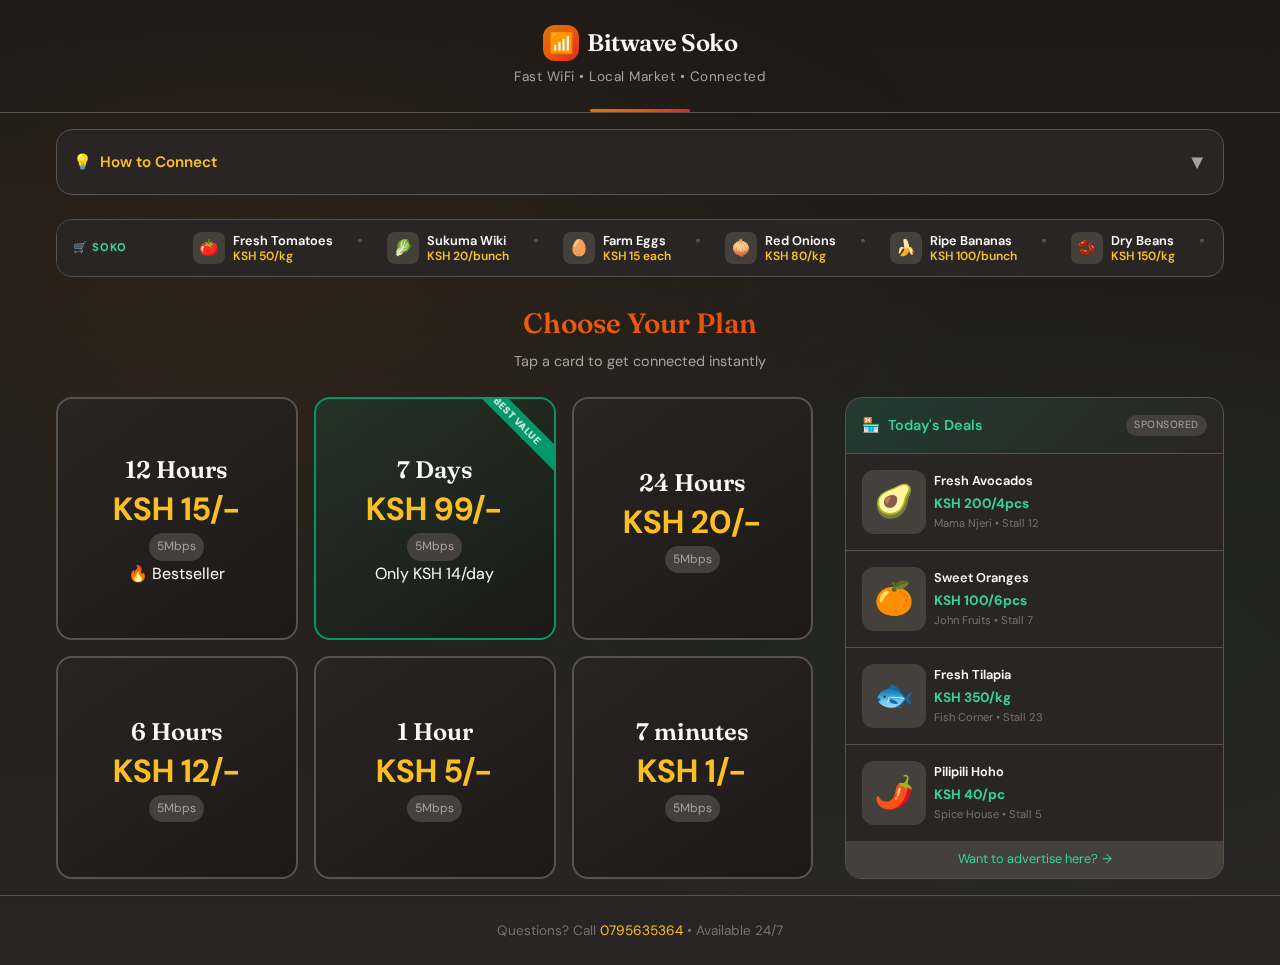
<file: index004.html>
<!DOCTYPE html>
<html lang="en">
<head>
    <meta charset="UTF-8">
    <meta name="viewport" content="width=device-width, initial-scale=1.0">
    <title>Bitwave Soko Wifi - Get Connected</title>
    <link rel="preconnect" href="https://fonts.googleapis.com">
    <link rel="preconnect" href="https://fonts.gstatic.com" crossorigin>
    <link href="https://fonts.googleapis.com/css2?family=DM+Sans:ital,opsz,wght@0,9..40,400;0,9..40,500;0,9..40,600;0,9..40,700;1,9..40,400&family=Fraunces:opsz,wght@9..144,400;9..144,600;9..144,700&display=swap" rel="stylesheet">
    <style>
        /* ========================================
           CSS Reset & Variables
           ======================================== */
        *, *::before, *::after {
            margin: 0;
            padding: 0;
            box-sizing: border-box;
        }

        :root {
            /* Warm, inviting palette - Terracotta & Sand */
            --primary: #d97706;
            --primary-light: #fbbf24;
            --primary-dark: #b45309;
            --accent: #059669;
            --accent-light: #34d399;
            --surface-dark: #1c1917;
            --surface: #292524;
            --surface-light: #44403c;
            --surface-elevated: #57534e;
            --text: #fafaf9;
            --text-muted: #a8a29e;
            --text-subtle: #78716c;
            --border: #57534e;
            --success: #22c55e;
            --error: #ef4444;
            
            /* Gradients */
            --gradient-warm: linear-gradient(135deg, #d97706 0%, #ea580c 50%, #dc2626 100%);
            --gradient-surface: linear-gradient(180deg, #1c1917 0%, #292524 100%);
            --gradient-card: linear-gradient(145deg, #292524 0%, #1c1917 100%);
            --gradient-shimmer: linear-gradient(90deg, transparent 0%, rgba(217, 119, 6, 0.1) 50%, transparent 100%);
            
            /* Spacing */
            --space-xs: 0.25rem;
            --space-sm: 0.5rem;
            --space-md: 1rem;
            --space-lg: 1.5rem;
            --space-xl: 2rem;
            --space-2xl: 3rem;
            
            /* Radius */
            --radius-sm: 0.5rem;
            --radius-md: 0.75rem;
            --radius-lg: 1rem;
            --radius-xl: 1.5rem;
            --radius-full: 9999px;
        }

        /* ========================================
           Base Styles
           ======================================== */
        html {
            scroll-behavior: smooth;
        }

        body {
            font-family: 'DM Sans', -apple-system, BlinkMacSystemFont, sans-serif;
            background: var(--gradient-surface);
            color: var(--text);
            line-height: 1.6;
            min-height: 100vh;
            overflow-x: hidden;
        }

        /* Subtle background pattern */
        body::before {
            content: '';
            position: fixed;
            top: 0;
            left: 0;
            width: 100%;
            height: 100%;
            background-image: 
                radial-gradient(ellipse at 20% 30%, rgba(217, 119, 6, 0.08) 0%, transparent 50%),
                radial-gradient(ellipse at 80% 70%, rgba(5, 150, 105, 0.06) 0%, transparent 50%);
            pointer-events: none;
            z-index: 0;
        }

        .app-container {
            position: relative;
            z-index: 1;
            min-height: 100vh;
            display: flex;
            flex-direction: column;
        }

        /* ========================================
           Header - Minimal & Elegant
           ======================================== */
        .header {
            padding: var(--space-lg) var(--space-md);
            text-align: center;
            position: relative;
            border-bottom: 1px solid var(--border);
        }

        .header::after {
            content: '';
            position: absolute;
            bottom: 0;
            left: 50%;
            transform: translateX(-50%);
            width: 100px;
            height: 3px;
            background: var(--gradient-warm);
            border-radius: var(--radius-full);
        }

        .brand {
            display: flex;
            align-items: center;
            justify-content: center;
            gap: var(--space-sm);
            margin-bottom: var(--space-xs);
        }

        .brand-icon {
            width: 36px;
            height: 36px;
            background: var(--gradient-warm);
            border-radius: var(--radius-md);
            display: flex;
            align-items: center;
            justify-content: center;
            font-size: 1.25rem;
        }

        .brand-name {
            font-family: 'Fraunces', Georgia, serif;
            font-size: 1.5rem;
            font-weight: 600;
            color: var(--text);
            letter-spacing: -0.5px;
        }

        .tagline {
            font-size: 0.85rem;
            color: var(--text-muted);
            letter-spacing: 0.5px;
        }

        /* ========================================
           Main Content Area
           ======================================== */
        .main {
            flex: 1;
            padding: var(--space-md);
            max-width: 1200px;
            margin: 0 auto;
            width: 100%;
        }

        /* ========================================
           Quick Guide - Collapsible
           ======================================== */
        .quick-guide {
            background: var(--surface);
            border: 1px solid var(--border);
            border-radius: var(--radius-lg);
            margin-bottom: var(--space-lg);
            overflow: hidden;
        }

        .quick-guide-header {
            padding: var(--space-md);
            display: flex;
            align-items: center;
            justify-content: space-between;
            cursor: pointer;
            transition: background 0.2s;
        }

        .quick-guide-header:hover {
            background: var(--surface-light);
        }

        .quick-guide-title {
            display: flex;
            align-items: center;
            gap: var(--space-sm);
            font-size: 0.95rem;
            font-weight: 600;
            color: var(--primary-light);
        }

        .quick-guide-toggle {
            font-size: 1.25rem;
            color: var(--text-muted);
            transition: transform 0.3s;
        }

        .quick-guide.open .quick-guide-toggle {
            transform: rotate(180deg);
        }

        .quick-guide-content {
            max-height: 0;
            overflow: hidden;
            transition: max-height 0.3s ease;
        }

        .quick-guide.open .quick-guide-content {
            max-height: 400px;
        }

        .quick-guide-inner {
            padding: 0 var(--space-md) var(--space-md);
        }

        .steps {
            display: grid;
            gap: var(--space-sm);
        }

        .step {
            display: flex;
            align-items: center;
            gap: var(--space-sm);
            padding: var(--space-sm);
            background: var(--surface-light);
            border-radius: var(--radius-sm);
        }

        .step-num {
            width: 24px;
            height: 24px;
            background: var(--gradient-warm);
            border-radius: var(--radius-full);
            display: flex;
            align-items: center;
            justify-content: center;
            font-size: 0.75rem;
            font-weight: 700;
            flex-shrink: 0;
        }

        .step-text {
            font-size: 0.875rem;
            color: var(--text-muted);
        }

        .support-line {
            display: flex;
            align-items: center;
            justify-content: center;
            gap: var(--space-xs);
            margin-top: var(--space-md);
            padding: var(--space-sm);
            background: rgba(217, 119, 6, 0.1);
            border-radius: var(--radius-sm);
            font-size: 0.875rem;
        }

        .support-line a {
            color: var(--primary-light);
            text-decoration: none;
            font-weight: 600;
        }

        /* ========================================
           Marketplace Ticker - Scrolling Ads
           ======================================== */
        .marketplace-ticker {
            background: var(--surface);
            border: 1px solid var(--border);
            border-radius: var(--radius-lg);
            padding: var(--space-sm) 0;
            margin-bottom: var(--space-lg);
            overflow: hidden;
            position: relative;
        }

        .ticker-label {
            position: absolute;
            left: 0;
            top: 0;
            bottom: 0;
            background: linear-gradient(90deg, var(--surface) 70%, transparent);
            padding: 0 var(--space-md);
            display: flex;
            align-items: center;
            gap: var(--space-xs);
            z-index: 2;
            font-size: 0.7rem;
            font-weight: 700;
            text-transform: uppercase;
            letter-spacing: 1px;
            color: var(--accent-light);
        }

        .ticker-track {
            display: flex;
            animation: ticker-scroll 30s linear infinite;
            padding-left: 120px;
        }

        .ticker-track:hover {
            animation-play-state: paused;
        }

        @keyframes ticker-scroll {
            0% { transform: translateX(0); }
            100% { transform: translateX(-50%); }
        }

        .ticker-item {
            display: flex;
            align-items: center;
            gap: var(--space-sm);
            padding: var(--space-xs) var(--space-md);
            white-space: nowrap;
            cursor: pointer;
            transition: opacity 0.2s;
        }

        .ticker-item:hover {
            opacity: 0.7;
        }

        .ticker-item-img {
            width: 32px;
            height: 32px;
            border-radius: var(--radius-sm);
            object-fit: cover;
            background: var(--surface-light);
            display: flex;
            align-items: center;
            justify-content: center;
            font-size: 1rem;
        }

        .ticker-item-info {
            display: flex;
            flex-direction: column;
            line-height: 1.2;
        }

        .ticker-item-name {
            font-size: 0.8rem;
            font-weight: 600;
            color: var(--text);
        }

        .ticker-item-price {
            font-size: 0.75rem;
            color: var(--primary-light);
            font-weight: 600;
        }

        .ticker-divider {
            color: var(--border);
            padding: 0 var(--space-sm);
        }

        /* ========================================
           Section Title
           ======================================== */
        .section-header {
            text-align: center;
            margin-bottom: var(--space-lg);
        }

        .section-title {
            font-family: 'Fraunces', Georgia, serif;
            font-size: 1.5rem;
            font-weight: 600;
            margin-bottom: var(--space-xs);
            background: var(--gradient-warm);
            -webkit-background-clip: text;
            -webkit-text-fill-color: transparent;
            background-clip: text;
        }

        .section-subtitle {
            font-size: 0.9rem;
            color: var(--text-muted);
        }

        /* ========================================
           Plans Grid
           ======================================== */
        .plans-container {
            display: flex;
            flex-direction: column;
            gap: var(--space-lg);
        }

        .plans-grid {
            display: grid;
            grid-template-columns: repeat(2, 1fr);
            gap: var(--space-md);
        }

        /* Skeleton Loading */
        .skeleton-card {
            background: var(--surface);
            border: 1px solid var(--border);
            border-radius: var(--radius-lg);
            padding: var(--space-lg);
            min-height: 150px;
            position: relative;
            overflow: hidden;
        }

        .skeleton-card::after {
            content: '';
            position: absolute;
            top: 0;
            left: -100%;
            width: 100%;
            height: 100%;
            background: var(--gradient-shimmer);
            animation: shimmer 1.5s infinite;
        }

        @keyframes shimmer {
            100% { left: 100%; }
        }

        /* Plan Card */
        .plan-card {
            background: var(--gradient-card);
            border: 2px solid var(--border);
            border-radius: var(--radius-lg);
            padding: var(--space-md);
            cursor: pointer;
            transition: all 0.3s cubic-bezier(0.4, 0, 0.2, 1);
            position: relative;
            overflow: hidden;
            display: flex;
            flex-direction: column;
            align-items: center;
            justify-content: center;
            min-height: 150px;
            text-align: center;
        }

        .plan-card::before {
            content: '';
            position: absolute;
            inset: 0;
            background: radial-gradient(circle at 50% 0%, rgba(217, 119, 6, 0.15) 0%, transparent 70%);
            opacity: 0;
            transition: opacity 0.3s;
        }

        .plan-card:hover {
            transform: translateY(-4px);
            border-color: var(--primary);
            box-shadow: 0 12px 40px rgba(217, 119, 6, 0.2);
        }

        .plan-card:hover::before {
            opacity: 1;
        }

        .plan-card.popular {
            border-color: var(--accent);
            background: linear-gradient(145deg, rgba(5, 150, 105, 0.15) 0%, var(--surface-dark) 100%);
        }

        .plan-card.popular::after {
            content: '★ BEST VALUE';
            position: absolute;
            top: 8px;
            right: -28px;
            background: var(--accent);
            color: white;
            font-size: 0.6rem;
            font-weight: 700;
            padding: 2px 32px;
            transform: rotate(45deg);
            letter-spacing: 0.5px;
        }

        .plan-duration {
            font-family: 'Fraunces', Georgia, serif;
            font-size: 1.25rem;
            font-weight: 600;
            color: var(--text);
            margin-bottom: var(--space-xs);
            position: relative;
            z-index: 1;
        }

        .plan-price {
            font-size: 1.75rem;
            font-weight: 700;
            color: var(--primary-light);
            line-height: 1;
            margin-bottom: var(--space-sm);
            position: relative;
            z-index: 1;
        }

        .plan-price .currency {
            font-size: 0.5em;
            font-weight: 600;
            opacity: 0.7;
            vertical-align: top;
        }

        .plan-speed {
            font-size: 0.75rem;
            color: var(--text-muted);
            background: var(--surface-light);
            padding: var(--space-xs) var(--space-sm);
            border-radius: var(--radius-full);
            position: relative;
            z-index: 1;
        }

        /* ========================================
           Featured Marketplace Panel
           ======================================== */
        .marketplace-panel {
            background: var(--surface);
            border: 1px solid var(--border);
            border-radius: var(--radius-lg);
            overflow: hidden;
        }

        .marketplace-header {
            padding: var(--space-md);
            background: linear-gradient(135deg, rgba(5, 150, 105, 0.2) 0%, transparent 100%);
            border-bottom: 1px solid var(--border);
            display: flex;
            align-items: center;
            justify-content: space-between;
        }

        .marketplace-title {
            display: flex;
            align-items: center;
            gap: var(--space-sm);
            font-size: 0.9rem;
            font-weight: 600;
            color: var(--accent-light);
        }

        .marketplace-badge {
            font-size: 0.65rem;
            padding: 2px 8px;
            background: var(--surface-light);
            border-radius: var(--radius-full);
            color: var(--text-muted);
            text-transform: uppercase;
            letter-spacing: 0.5px;
        }

        .marketplace-items {
            display: grid;
            grid-template-columns: repeat(2, 1fr);
            gap: 1px;
            background: var(--border);
        }

        .market-item {
            background: var(--surface);
            padding: var(--space-md);
            display: flex;
            flex-direction: column;
            align-items: center;
            gap: var(--space-sm);
            cursor: pointer;
            transition: background 0.2s;
        }

        .market-item:hover {
            background: var(--surface-light);
        }

        .market-item-image {
            width: 64px;
            height: 64px;
            background: var(--surface-light);
            border-radius: var(--radius-md);
            display: flex;
            align-items: center;
            justify-content: center;
            font-size: 2rem;
            overflow: hidden;
        }

        .market-item-image img {
            width: 100%;
            height: 100%;
            object-fit: cover;
        }

        .market-item-details {
            text-align: center;
        }

        .market-item-name {
            font-size: 0.8rem;
            font-weight: 600;
            color: var(--text);
            margin-bottom: 2px;
            display: -webkit-box;
            -webkit-line-clamp: 1;
            -webkit-box-orient: vertical;
            overflow: hidden;
        }

        .market-item-price {
            font-size: 0.85rem;
            font-weight: 700;
            color: var(--accent-light);
        }

        .market-item-vendor {
            font-size: 0.7rem;
            color: var(--text-subtle);
        }

        .marketplace-footer {
            padding: var(--space-sm) var(--space-md);
            background: var(--surface-light);
            text-align: center;
        }

        .marketplace-cta {
            font-size: 0.8rem;
            color: var(--accent-light);
            text-decoration: none;
            display: flex;
            align-items: center;
            justify-content: center;
            gap: var(--space-xs);
        }

        .marketplace-cta:hover {
            text-decoration: underline;
        }

        /* ========================================
           Payment Section
           ======================================== */
        .payment-section {
            min-height: 100vh;
            display: flex;
            flex-direction: column;
            justify-content: center;
            padding: var(--space-md);
            max-width: 500px;
            margin: 0 auto;
        }

        .back-btn {
            display: flex;
            align-items: center;
            gap: var(--space-xs);
            background: none;
            border: none;
            color: var(--primary-light);
            font-size: 0.95rem;
            font-weight: 600;
            cursor: pointer;
            padding: var(--space-sm) 0;
            margin-bottom: var(--space-md);
            transition: transform 0.2s;
        }

        .back-btn:hover {
            transform: translateX(-4px);
        }

        .selected-plan-card {
            background: var(--surface);
            border: 2px solid var(--primary);
            border-radius: var(--radius-lg);
            padding: var(--space-lg);
            text-align: center;
            margin-bottom: var(--space-lg);
        }

        .selected-plan-label {
            font-size: 0.75rem;
            text-transform: uppercase;
            letter-spacing: 1px;
            color: var(--text-subtle);
            margin-bottom: var(--space-xs);
        }

        .selected-plan-name {
            font-family: 'Fraunces', Georgia, serif;
            font-size: 1.25rem;
            font-weight: 600;
            color: var(--text);
            margin-bottom: var(--space-xs);
        }

        .selected-plan-price {
            font-size: 2rem;
            font-weight: 700;
            color: var(--primary-light);
            margin-bottom: var(--space-xs);
        }

        .selected-plan-speed {
            font-size: 0.9rem;
            color: var(--text-muted);
        }

        /* Payment Form */
        .payment-form-card {
            background: var(--surface);
            border: 1px solid var(--border);
            border-radius: var(--radius-lg);
            padding: var(--space-lg);
        }

        .form-title {
            font-family: 'Fraunces', Georgia, serif;
            font-size: 1.25rem;
            font-weight: 600;
            text-align: center;
            margin-bottom: var(--space-lg);
        }

        .form-group {
            margin-bottom: var(--space-lg);
        }

        .form-label {
            display: block;
            font-size: 0.9rem;
            font-weight: 600;
            margin-bottom: var(--space-sm);
            color: var(--text);
        }

        .form-input {
            width: 100%;
            padding: var(--space-md);
            font-size: 1.125rem;
            font-family: inherit;
            background: var(--surface-dark);
            border: 2px solid var(--border);
            border-radius: var(--radius-md);
            color: var(--text);
            transition: border-color 0.2s, box-shadow 0.2s;
        }

        .form-input::placeholder {
            color: var(--text-subtle);
        }

        .form-input:focus {
            outline: none;
            border-color: var(--primary);
            box-shadow: 0 0 0 3px rgba(217, 119, 6, 0.2);
        }

        .form-hint {
            font-size: 0.8rem;
            color: var(--text-subtle);
            margin-top: var(--space-xs);
        }

        .submit-btn {
            width: 100%;
            padding: var(--space-md);
            font-size: 1rem;
            font-weight: 700;
            font-family: inherit;
            background: var(--gradient-warm);
            border: none;
            border-radius: var(--radius-md);
            color: white;
            cursor: pointer;
            transition: transform 0.2s, box-shadow 0.2s;
            text-transform: uppercase;
            letter-spacing: 0.5px;
        }

        .submit-btn:hover {
            transform: translateY(-2px);
            box-shadow: 0 8px 24px rgba(217, 119, 6, 0.4);
        }

        .submit-btn:disabled {
            opacity: 0.6;
            cursor: not-allowed;
            transform: none;
        }

        .btn-loader {
            display: inline-flex;
            align-items: center;
            gap: var(--space-sm);
        }

        .spinner {
            width: 18px;
            height: 18px;
            border: 2px solid rgba(255,255,255,0.3);
            border-top-color: white;
            border-radius: 50%;
            animation: spin 0.8s linear infinite;
        }

        @keyframes spin {
            to { transform: rotate(360deg); }
        }

        /* ========================================
           Success & Error Sections
           ======================================== */
        .result-section {
            min-height: 100vh;
            display: flex;
            align-items: center;
            justify-content: center;
            padding: var(--space-md);
        }

        .result-card {
            background: var(--surface);
            border: 1px solid var(--border);
            border-radius: var(--radius-xl);
            padding: var(--space-xl);
            text-align: center;
            max-width: 400px;
            width: 100%;
        }

        .result-icon {
            width: 80px;
            height: 80px;
            border-radius: 50%;
            display: flex;
            align-items: center;
            justify-content: center;
            font-size: 2.5rem;
            margin: 0 auto var(--space-lg);
        }

        .result-icon.success {
            background: linear-gradient(135deg, var(--success) 0%, #16a34a 100%);
        }

        .result-icon.error {
            background: linear-gradient(135deg, var(--error) 0%, #dc2626 100%);
        }

        .result-title {
            font-family: 'Fraunces', Georgia, serif;
            font-size: 1.5rem;
            font-weight: 600;
            margin-bottom: var(--space-md);
        }

        .result-title.success {
            color: var(--success);
        }

        .result-title.error {
            color: var(--error);
        }

        .result-message {
            color: var(--text-muted);
            margin-bottom: var(--space-lg);
            line-height: 1.7;
        }

        .result-btn {
            padding: var(--space-md) var(--space-xl);
            font-size: 1rem;
            font-weight: 600;
            font-family: inherit;
            background: var(--primary);
            border: none;
            border-radius: var(--radius-md);
            color: white;
            cursor: pointer;
            transition: background 0.2s;
        }

        .result-btn:hover {
            background: var(--primary-dark);
        }

        /* ========================================
           Footer
           ======================================== */
        .footer {
            padding: var(--space-lg) var(--space-md);
            text-align: center;
            border-top: 1px solid var(--border);
            color: var(--text-subtle);
            font-size: 0.85rem;
        }

        .footer a {
            color: var(--primary-light);
            text-decoration: none;
        }

        /* ========================================
           Utility Classes
           ======================================== */
        .hidden {
            display: none !important;
        }

        /* ========================================
           Responsive Design
           ======================================== */
        @media (min-width: 640px) {
            .plans-grid {
                grid-template-columns: repeat(3, 1fr);
            }

            .marketplace-items {
                grid-template-columns: repeat(4, 1fr);
            }

            .plan-duration {
                font-size: 1.5rem;
            }

            .plan-price {
                font-size: 2rem;
            }

            .section-title {
                font-size: 1.75rem;
            }
        }

        @media (min-width: 1024px) {
            .plans-container {
                display: grid;
                grid-template-columns: 2fr 1fr;
                gap: var(--space-xl);
            }

            .plans-grid {
                grid-template-columns: repeat(2, 1fr);
            }

            .marketplace-panel {
                position: sticky;
                top: var(--space-md);
                height: fit-content;
            }

            .marketplace-items {
                grid-template-columns: 1fr;
            }

            .market-item {
                flex-direction: row;
                text-align: left;
            }

            .market-item-details {
                text-align: left;
            }
        }

        @media (min-width: 1200px) {
            .plans-grid {
                grid-template-columns: repeat(3, 1fr);
            }
        }

        /* ========================================
           Accessibility
           ======================================== */
        @media (prefers-reduced-motion: reduce) {
            *, *::before, *::after {
                animation-duration: 0.01ms !important;
                animation-iteration-count: 1 !important;
                transition-duration: 0.01ms !important;
            }
        }

        .plan-card:focus-visible,
        .submit-btn:focus-visible,
        .result-btn:focus-visible,
        .back-btn:focus-visible {
            outline: 3px solid var(--primary-light);
            outline-offset: 2px;
        }
    </style>
</head>
<body>
    <div class="app-container">
        <!-- Header -->
        <header class="header">
            <div class="brand">
                <div class="brand-icon">📶</div>
                <h1 class="brand-name">Bitwave Soko</h1>
            </div>
            <p class="tagline">Fast WiFi • Local Market • Connected</p>
        </header>

        <main class="main">
            <!-- Plans Section -->
            <section class="plans-section" id="plansSection">
                
                <!-- Quick Guide (Collapsible) -->
                <div class="quick-guide" id="quickGuide">
                    <div class="quick-guide-header" onclick="toggleGuide()">
                        <div class="quick-guide-title">
                            <span>💡</span>
                            <span>How to Connect</span>
                        </div>
                        <span class="quick-guide-toggle">▼</span>
                    </div>
                    <div class="quick-guide-content">
                        <div class="quick-guide-inner">
                            <div class="steps">
                                <div class="step">
                                    <div class="step-num">1</div>
                                    <span class="step-text">Pick a plan that works for you</span>
                                </div>
                                <div class="step">
                                    <div class="step-num">2</div>
                                    <span class="step-text">Enter your M-Pesa number</span>
                                </div>
                                <div class="step">
                                    <div class="step-num">3</div>
                                    <span class="step-text">Confirm payment on your phone</span>
                                </div>
                                <div class="step">
                                    <div class="step-num">4</div>
                                    <span class="step-text">You're online! Start browsing</span>
                                </div>
                            </div>
                            <div class="support-line">
                                <span>📞</span>
                                <span>Need help?</span>
                                <a href="tel:0795635364">0795635364</a>
                            </div>
                        </div>
                    </div>
                </div>

                <!-- Marketplace Ticker - Scrolling Vendor Ads -->
                <div class="marketplace-ticker">
                    <div class="ticker-label">
                        <span>🛒</span>
                        <span>SOKO</span>
                    </div>
                    <div class="ticker-track" id="tickerTrack">
                        <!-- Items will be populated by JS, here's the template -->
                        <div class="ticker-item">
                            <div class="ticker-item-img">🍅</div>
                            <div class="ticker-item-info">
                                <span class="ticker-item-name">Fresh Tomatoes</span>
                                <span class="ticker-item-price">KSH 50/kg</span>
                            </div>
                        </div>
                        <span class="ticker-divider">•</span>
                        <div class="ticker-item">
                            <div class="ticker-item-img">🥬</div>
                            <div class="ticker-item-info">
                                <span class="ticker-item-name">Sukuma Wiki</span>
                                <span class="ticker-item-price">KSH 20/bunch</span>
                            </div>
                        </div>
                        <span class="ticker-divider">•</span>
                        <div class="ticker-item">
                            <div class="ticker-item-img">🥚</div>
                            <div class="ticker-item-info">
                                <span class="ticker-item-name">Farm Eggs</span>
                                <span class="ticker-item-price">KSH 15 each</span>
                            </div>
                        </div>
                        <span class="ticker-divider">•</span>
                        <div class="ticker-item">
                            <div class="ticker-item-img">🧅</div>
                            <div class="ticker-item-info">
                                <span class="ticker-item-name">Red Onions</span>
                                <span class="ticker-item-price">KSH 80/kg</span>
                            </div>
                        </div>
                        <span class="ticker-divider">•</span>
                        <div class="ticker-item">
                            <div class="ticker-item-img">🍌</div>
                            <div class="ticker-item-info">
                                <span class="ticker-item-name">Ripe Bananas</span>
                                <span class="ticker-item-price">KSH 100/bunch</span>
                            </div>
                        </div>
                        <span class="ticker-divider">•</span>
                        <div class="ticker-item">
                            <div class="ticker-item-img">🫘</div>
                            <div class="ticker-item-info">
                                <span class="ticker-item-name">Dry Beans</span>
                                <span class="ticker-item-price">KSH 150/kg</span>
                            </div>
                        </div>
                        <span class="ticker-divider">•</span>
                        <div class="ticker-item">
                            <div class="ticker-item-img">🥔</div>
                            <div class="ticker-item-info">
                                <span class="ticker-item-name">Irish Potatoes</span>
                                <span class="ticker-item-price">KSH 70/kg</span>
                            </div>
                        </div>
                        <span class="ticker-divider">•</span>
                        <div class="ticker-item">
                            <div class="ticker-item-img">🧄</div>
                            <div class="ticker-item-info">
                                <span class="ticker-item-name">Fresh Garlic</span>
                                <span class="ticker-item-price">KSH 30/head</span>
                            </div>
                        </div>
                        <span class="ticker-divider">•</span>
                        <!-- Duplicate for seamless loop -->
                        <div class="ticker-item">
                            <div class="ticker-item-img">🍅</div>
                            <div class="ticker-item-info">
                                <span class="ticker-item-name">Fresh Tomatoes</span>
                                <span class="ticker-item-price">KSH 50/kg</span>
                            </div>
                        </div>
                        <span class="ticker-divider">•</span>
                        <div class="ticker-item">
                            <div class="ticker-item-img">🥬</div>
                            <div class="ticker-item-info">
                                <span class="ticker-item-name">Sukuma Wiki</span>
                                <span class="ticker-item-price">KSH 20/bunch</span>
                            </div>
                        </div>
                        <span class="ticker-divider">•</span>
                        <div class="ticker-item">
                            <div class="ticker-item-img">🥚</div>
                            <div class="ticker-item-info">
                                <span class="ticker-item-name">Farm Eggs</span>
                                <span class="ticker-item-price">KSH 15 each</span>
                            </div>
                        </div>
                        <span class="ticker-divider">•</span>
                        <div class="ticker-item">
                            <div class="ticker-item-img">🧅</div>
                            <div class="ticker-item-info">
                                <span class="ticker-item-name">Red Onions</span>
                                <span class="ticker-item-price">KSH 80/kg</span>
                            </div>
                        </div>
                        <span class="ticker-divider">•</span>
                        <div class="ticker-item">
                            <div class="ticker-item-img">🍌</div>
                            <div class="ticker-item-info">
                                <span class="ticker-item-name">Ripe Bananas</span>
                                <span class="ticker-item-price">KSH 100/bunch</span>
                            </div>
                        </div>
                        <span class="ticker-divider">•</span>
                        <div class="ticker-item">
                            <div class="ticker-item-img">🫘</div>
                            <div class="ticker-item-info">
                                <span class="ticker-item-name">Dry Beans</span>
                                <span class="ticker-item-price">KSH 150/kg</span>
                            </div>
                        </div>
                        <span class="ticker-divider">•</span>
                        <div class="ticker-item">
                            <div class="ticker-item-img">🥔</div>
                            <div class="ticker-item-info">
                                <span class="ticker-item-name">Irish Potatoes</span>
                                <span class="ticker-item-price">KSH 70/kg</span>
                            </div>
                        </div>
                        <span class="ticker-divider">•</span>
                        <div class="ticker-item">
                            <div class="ticker-item-img">🧄</div>
                            <div class="ticker-item-info">
                                <span class="ticker-item-name">Fresh Garlic</span>
                                <span class="ticker-item-price">KSH 30/head</span>
                            </div>
                        </div>
                        <span class="ticker-divider">•</span>
                    </div>
                </div>

                <!-- Section Header -->
                <div class="section-header">
                    <h2 class="section-title">Choose Your Plan</h2>
                    <p class="section-subtitle">Tap a card to get connected instantly</p>
                </div>

                <!-- Plans + Marketplace Layout -->
                <div class="plans-container">
                    <!-- WiFi Plans Grid -->
                    <div class="plans-grid" id="plansGrid">
                        <div class="skeleton-card"></div>
                        <div class="skeleton-card"></div>
                        <div class="skeleton-card"></div>
                    </div>

                    <!-- Featured Marketplace Panel -->
                    <div class="marketplace-panel">
                        <div class="marketplace-header">
                            <div class="marketplace-title">
                                <span>🏪</span>
                                <span>Today's Deals</span>
                            </div>
                            <span class="marketplace-badge">Sponsored</span>
                        </div>
                        <div class="marketplace-items" id="marketplaceItems">
                            <div class="market-item" onclick="openVendorContact('Mama Njeri', '0712345678')">
                                <div class="market-item-image">🥑</div>
                                <div class="market-item-details">
                                    <div class="market-item-name">Fresh Avocados</div>
                                    <div class="market-item-price">KSH 200/4pcs</div>
                                    <div class="market-item-vendor">Mama Njeri • Stall 12</div>
                                </div>
                            </div>
                            <div class="market-item" onclick="openVendorContact('John Fruits', '0723456789')">
                                <div class="market-item-image">🍊</div>
                                <div class="market-item-details">
                                    <div class="market-item-name">Sweet Oranges</div>
                                    <div class="market-item-price">KSH 100/6pcs</div>
                                    <div class="market-item-vendor">John Fruits • Stall 7</div>
                                </div>
                            </div>
                            <div class="market-item" onclick="openVendorContact('Fish Corner', '0734567890')">
                                <div class="market-item-image">🐟</div>
                                <div class="market-item-details">
                                    <div class="market-item-name">Fresh Tilapia</div>
                                    <div class="market-item-price">KSH 350/kg</div>
                                    <div class="market-item-vendor">Fish Corner • Stall 23</div>
                                </div>
                            </div>
                            <div class="market-item" onclick="openVendorContact('Spice House', '0745678901')">
                                <div class="market-item-image">🌶️</div>
                                <div class="market-item-details">
                                    <div class="market-item-name">Pilipili Hoho</div>
                                    <div class="market-item-price">KSH 40/pc</div>
                                    <div class="market-item-vendor">Spice House • Stall 5</div>
                                </div>
                            </div>
                        </div>
                        <div class="marketplace-footer">
                            <a href="#" class="marketplace-cta" onclick="event.preventDefault(); alert('Contact us to advertise: 0795635364')">
                                <span>Want to advertise here?</span>
                                <span>→</span>
                            </a>
                        </div>
                    </div>
                </div>
            </section>

            <!-- Payment Section (Hidden Initially) -->
            <section class="payment-section hidden" id="paymentSection">
                <button class="back-btn" id="backButton">
                    <span>←</span>
                    <span>Change Plan</span>
                </button>

                <div class="selected-plan-card" id="selectedPlanInfo">
                    <!-- Populated by JS -->
                </div>

                <div class="payment-form-card">
                    <h2 class="form-title">📱 Complete Purchase</h2>
                    <form id="paymentForm">
                        <div class="form-group">
                            <label for="phoneNumber" class="form-label">M-Pesa Number</label>
                            <input 
                                type="tel" 
                                id="phoneNumber" 
                                class="form-input" 
                                placeholder="07XXXXXXXX"
                                required
                                autocomplete="tel"
                                maxlength="10"
                                pattern="0[17][0-9]{8}"
                            >
                            <p class="form-hint">Enter 10 digits starting with 07 or 01</p>
                        </div>
                        <button type="submit" class="submit-btn" id="submitButton">
                            <span class="button-text">Pay Now</span>
                            <span class="button-loader hidden">
                                <span class="btn-loader">
                                    <span class="spinner"></span>
                                    <span>Processing...</span>
                                </span>
                            </span>
                        </button>
                    </form>
                </div>
            </section>

            <!-- Success Section -->
            <section class="result-section hidden" id="successSection">
                <div class="result-card">
                    <div class="result-icon success">✓</div>
                    <h2 class="result-title success">You're Connected!</h2>
                    <div class="result-message" id="successMessage">
                        <!-- Populated by JS -->
                    </div>
                    <button class="result-btn" id="newPurchaseButton">Buy Another Plan</button>
                </div>
            </section>

            <!-- Error Section -->
            <section class="result-section hidden" id="errorSection">
                <div class="result-card">
                    <div class="result-icon error">✕</div>
                    <h2 class="result-title error">Something Went Wrong</h2>
                    <div class="result-message" id="errorMessage">
                        <!-- Populated by JS -->
                    </div>
                    <button class="result-btn" id="retryButton">Try Again</button>
                </div>
            </section>
        </main>

        <!-- Footer -->
        <footer class="footer">
            <p>Questions? Call <a href="tel:0795635364">0795635364</a> • Available 24/7</p>
        </footer>
    </div>

    <script>
        // ========================================
        // QUICK GUIDE TOGGLE
        // ========================================
        function toggleGuide() {
            const guide = document.getElementById('quickGuide');
            guide.classList.toggle('open');
        }

        // ========================================
        // VENDOR CONTACT
        // ========================================
        function openVendorContact(vendorName, phone) {
            if (confirm(`Call ${vendorName} at ${phone}?`)) {
                window.location.href = `tel:${phone}`;
            }
        }
    </script>

    <!-- Include the main script.js for API functionality -->
    <script src="script.js"></script>
</body>
</html>
</file>
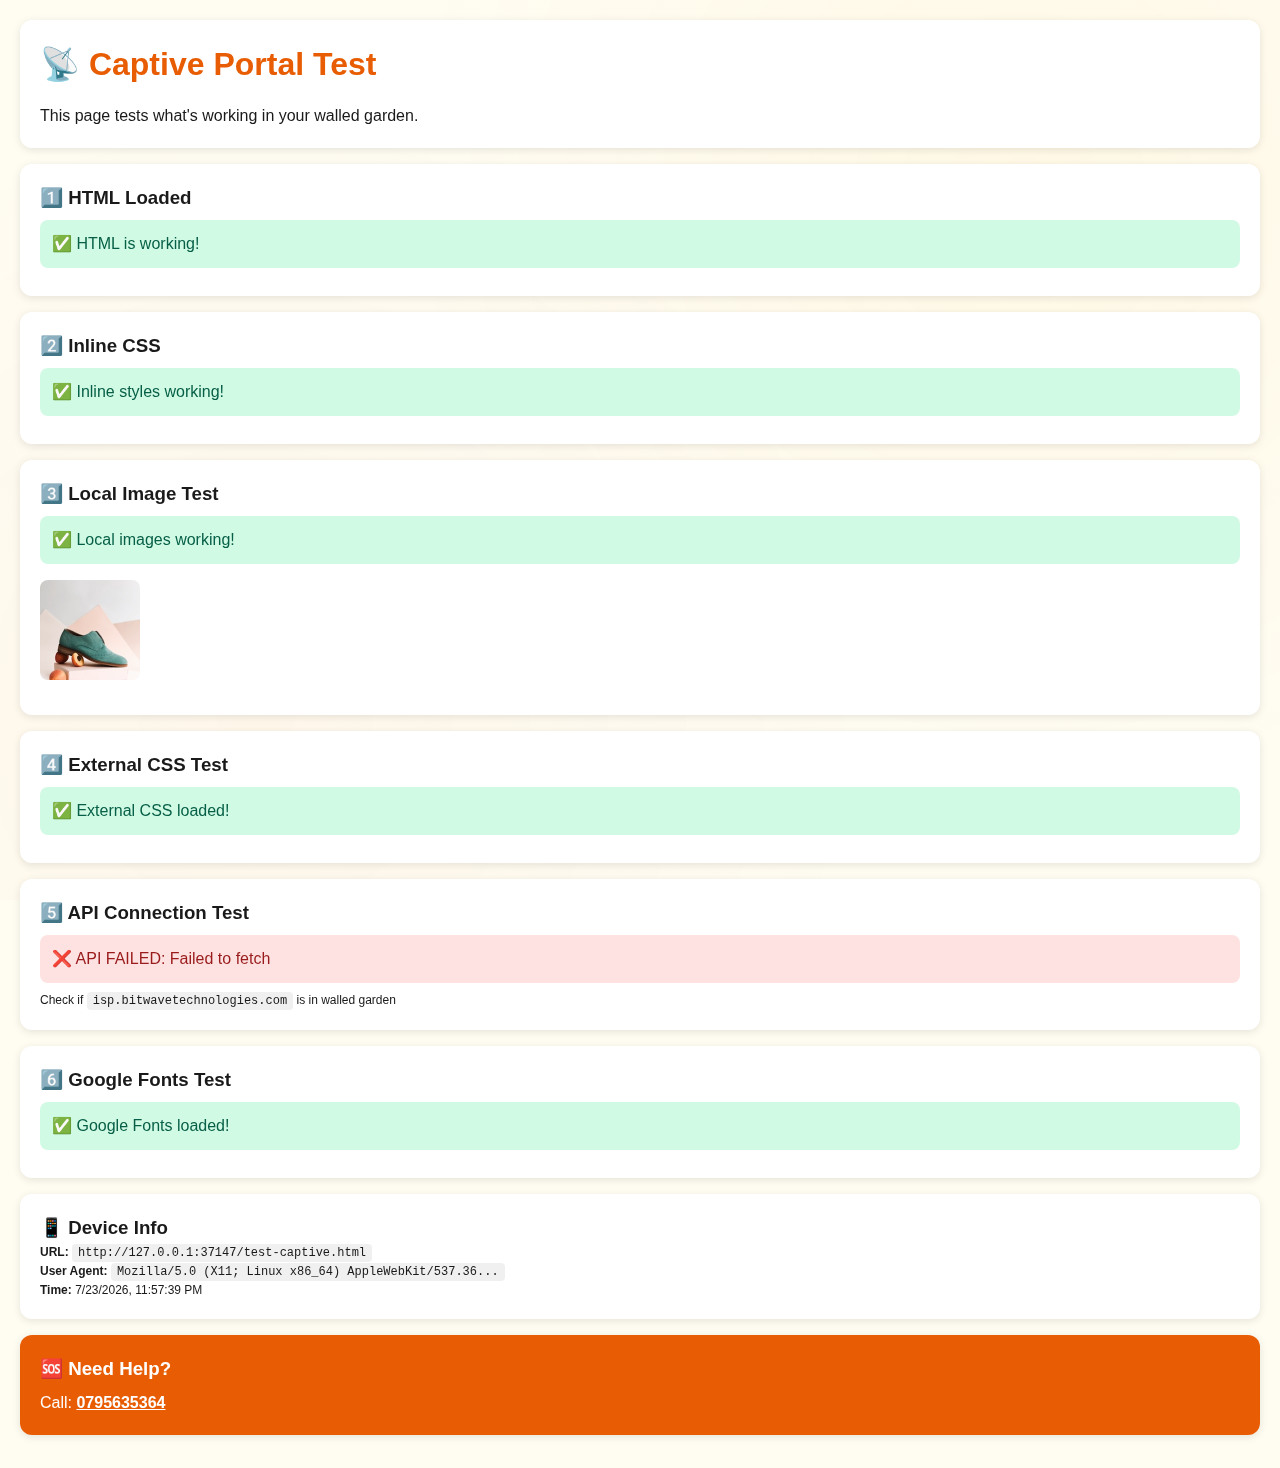
<file: test-captive.html>
<!DOCTYPE html>
<html lang="en">
<head>
    <meta charset="UTF-8">
    <meta name="viewport" content="width=device-width, initial-scale=1.0">
    <title>Captive Portal Test</title>
    <style>
        * { margin: 0; padding: 0; box-sizing: border-box; }
        body { 
            font-family: -apple-system, BlinkMacSystemFont, sans-serif;
            background: #f5f5f5;
            padding: 20px;
            min-height: 100vh;
        }
        .card {
            background: white;
            border-radius: 12px;
            padding: 20px;
            margin-bottom: 16px;
            box-shadow: 0 2px 8px rgba(0,0,0,0.1);
        }
        h1 { color: #E85D04; margin-bottom: 16px; }
        .status { padding: 12px; border-radius: 8px; margin: 8px 0; }
        .ok { background: #d1fae5; color: #065f46; }
        .fail { background: #fee2e2; color: #991b1b; }
        .pending { background: #fef3c7; color: #92400e; }
        img { max-width: 100px; border-radius: 8px; margin: 8px 0; }
        code { background: #f0f0f0; padding: 2px 6px; border-radius: 4px; font-size: 12px; }
    </style>
    
    <!-- Vercel Web Analytics -->
    <script src="analytics.js"></script>
</head>
<body>
    <div class="card">
        <h1>📡 Captive Portal Test</h1>
        <p>This page tests what's working in your walled garden.</p>
    </div>

    <div class="card">
        <h3>1️⃣ HTML Loaded</h3>
        <div class="status ok">✅ HTML is working!</div>
    </div>

    <div class="card">
        <h3>2️⃣ Inline CSS</h3>
        <div class="status ok">✅ Inline styles working!</div>
    </div>

    <div class="card">
        <h3>3️⃣ Local Image Test</h3>
        <div id="localImageStatus" class="status pending">⏳ Testing...</div>
        <img id="localImg" src="images/tomatoes.jpg" alt="Local image test" 
             onload="document.getElementById('localImageStatus').className='status ok'; document.getElementById('localImageStatus').innerHTML='✅ Local images working!'"
             onerror="document.getElementById('localImageStatus').className='status fail'; document.getElementById('localImageStatus').innerHTML='❌ Local images FAILED - check file path'">
    </div>

    <div class="card">
        <h3>4️⃣ External CSS Test</h3>
        <div id="cssStatus" class="status pending">⏳ Testing...</div>
        <link rel="stylesheet" href="styles003.css" onload="document.getElementById('cssStatus').className='status ok'; document.getElementById('cssStatus').innerHTML='✅ External CSS loaded!'" onerror="document.getElementById('cssStatus').className='status fail'; document.getElementById('cssStatus').innerHTML='❌ CSS file FAILED to load'">
    </div>

    <div class="card">
        <h3>5️⃣ API Connection Test</h3>
        <div id="apiStatus" class="status pending">⏳ Testing API...</div>
        <div id="apiDetails" style="font-size: 12px; margin-top: 8px;"></div>
    </div>

    <div class="card">
        <h3>6️⃣ Google Fonts Test</h3>
        <div id="fontStatus" class="status pending">⏳ Testing...</div>
        <link href="https://fonts.googleapis.com/css2?family=Outfit:wght@700&display=swap" rel="stylesheet" 
              onload="document.getElementById('fontStatus').className='status ok'; document.getElementById('fontStatus').innerHTML='✅ Google Fonts loaded!'"
              onerror="document.getElementById('fontStatus').className='status fail'; document.getElementById('fontStatus').innerHTML='❌ Google Fonts blocked (OK - fallback works)'">
    </div>

    <div class="card">
        <h3>📱 Device Info</h3>
        <div id="deviceInfo" style="font-size: 12px;"></div>
    </div>

    <div class="card" style="background: #E85D04; color: white;">
        <h3>🆘 Need Help?</h3>
        <p style="margin-top: 8px;">Call: <a href="tel:0795635364" style="color: white; font-weight: bold;">0795635364</a></p>
    </div>

    <script>
        // Device info
        document.getElementById('deviceInfo').innerHTML = `
            <p><strong>URL:</strong> <code>${window.location.href}</code></p>
            <p><strong>User Agent:</strong> <code>${navigator.userAgent.substring(0, 50)}...</code></p>
            <p><strong>Time:</strong> ${new Date().toLocaleString()}</p>
        `;

        // Test API
        fetch('https://isp.bitwavetechnologies.com/api/plans?user_id=1')
            .then(response => {
                if (response.ok) {
                    return response.json();
                }
                throw new Error('Status: ' + response.status);
            })
            .then(data => {
                document.getElementById('apiStatus').className = 'status ok';
                document.getElementById('apiStatus').innerHTML = '✅ API connected! Found ' + data.length + ' plans';
                document.getElementById('apiDetails').innerHTML = '<code>Plans: ' + data.map(p => p.name || p.duration_value + ' ' + p.duration_unit).join(', ') + '</code>';
            })
            .catch(error => {
                document.getElementById('apiStatus').className = 'status fail';
                document.getElementById('apiStatus').innerHTML = '❌ API FAILED: ' + error.message;
                document.getElementById('apiDetails').innerHTML = '<p>Check if <code>isp.bitwavetechnologies.com</code> is in walled garden</p>';
            });
    </script>
</body>
</html>
</file>
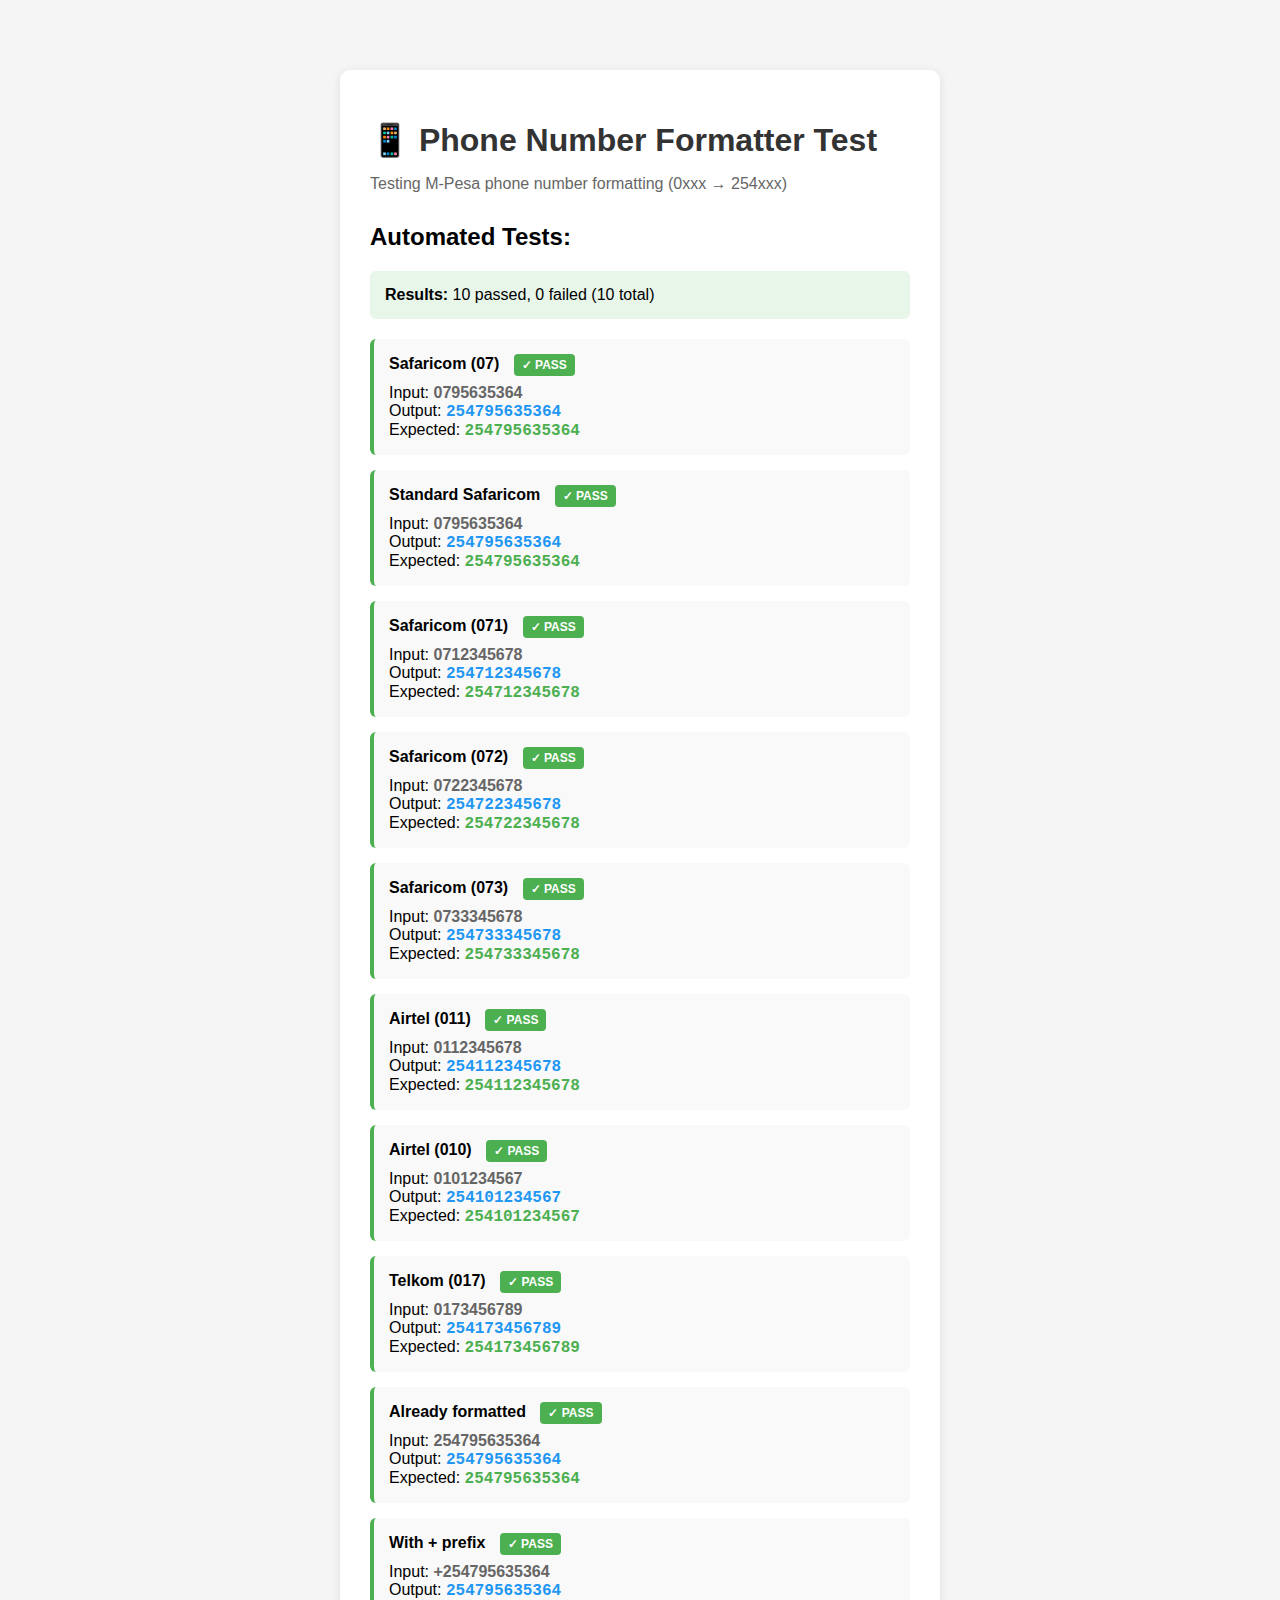
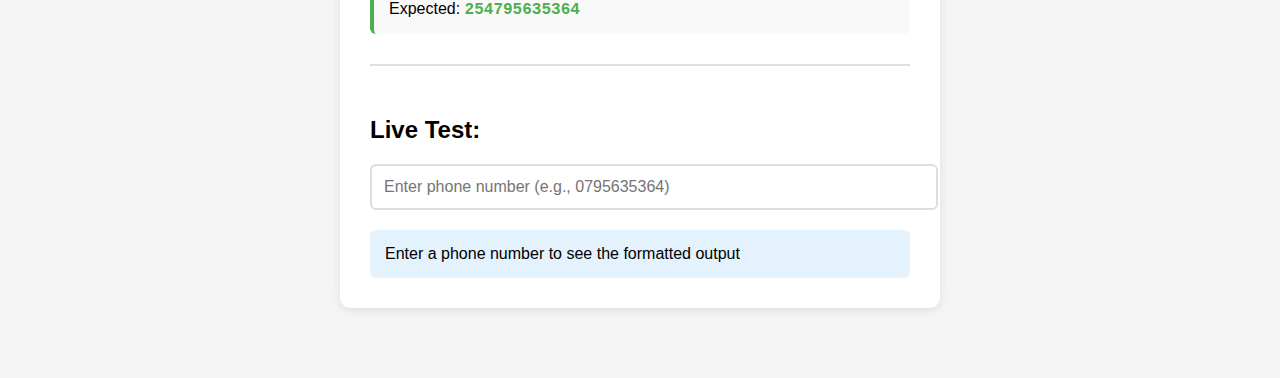
<file: test-phone-format.html>
<!DOCTYPE html>
<html lang="en">
<head>
    <meta charset="UTF-8">
    <meta name="viewport" content="width=device-width, initial-scale=1.0">
    <title>Phone Number Formatter Test</title>
    <style>
        body {
            font-family: -apple-system, BlinkMacSystemFont, 'Segoe UI', Roboto, sans-serif;
            max-width: 600px;
            margin: 50px auto;
            padding: 20px;
            background: #f5f5f5;
        }
        .container {
            background: white;
            padding: 30px;
            border-radius: 10px;
            box-shadow: 0 2px 10px rgba(0,0,0,0.1);
        }
        h1 {
            color: #333;
            margin-bottom: 10px;
        }
        .subtitle {
            color: #666;
            margin-bottom: 30px;
        }
        .test-case {
            background: #f9f9f9;
            padding: 15px;
            margin-bottom: 15px;
            border-radius: 6px;
            border-left: 4px solid #4caf50;
        }
        .test-case.fail {
            border-left-color: #f44336;
        }
        .input {
            font-weight: 600;
            color: #666;
        }
        .output {
            font-weight: 600;
            color: #2196f3;
            font-family: 'Courier New', monospace;
        }
        .expected {
            font-weight: 600;
            color: #4caf50;
            font-family: 'Courier New', monospace;
        }
        .live-test {
            margin-top: 30px;
            padding-top: 30px;
            border-top: 2px solid #e0e0e0;
        }
        input {
            width: 100%;
            padding: 12px;
            font-size: 16px;
            border: 2px solid #ddd;
            border-radius: 6px;
            margin-bottom: 10px;
        }
        .result {
            padding: 15px;
            background: #e3f2fd;
            border-radius: 6px;
            margin-top: 10px;
        }
        .status {
            display: inline-block;
            padding: 4px 8px;
            border-radius: 4px;
            font-size: 12px;
            font-weight: 600;
            margin-left: 10px;
        }
        .status.pass {
            background: #4caf50;
            color: white;
        }
        .status.fail {
            background: #f44336;
            color: white;
        }
    </style>
    
    <!-- Vercel Web Analytics -->
    <script src="analytics.js"></script>
</head>
<body>
    <div class="container">
        <h1>📱 Phone Number Formatter Test</h1>
        <p class="subtitle">Testing M-Pesa phone number formatting (0xxx → 254xxx)</p>

        <h2>Automated Tests:</h2>
        <div id="testResults"></div>

        <div class="live-test">
            <h2>Live Test:</h2>
            <input 
                type="tel" 
                id="phoneInput" 
                placeholder="Enter phone number (e.g., 0795635364)"
                maxlength="10"
            >
            <div class="result" id="liveResult">
                Enter a phone number to see the formatted output
            </div>
        </div>
    </div>

    <script>
        // Same formatting function from script.js
        function formatPhoneForMpesa(phoneNumber) {
            // Convert Kenyan format to international format
            // Input: 0795635364 or 0112345678
            // Output: 254795635364 or 254112345678
            
            // Remove any spaces, dashes, or special characters
            let cleaned = phoneNumber.replace(/[\s\-\(\)]/g, '');
            
            // If starts with 0, replace with 254
            if (cleaned.startsWith('0')) {
                cleaned = '254' + cleaned.substring(1);
            }
            
            // If already has 254, keep as is
            // If starts with +254, remove the +
            if (cleaned.startsWith('+254')) {
                cleaned = cleaned.substring(1);
            }
            
            return cleaned;
        }

        // Test cases
        const testCases = [
            { input: '0795635364', expected: '254795635364', description: 'Safaricom (07)' },
            { input: '0795635364', expected: '254795635364', description: 'Standard Safaricom' },
            { input: '0712345678', expected: '254712345678', description: 'Safaricom (071)' },
            { input: '0722345678', expected: '254722345678', description: 'Safaricom (072)' },
            { input: '0733345678', expected: '254733345678', description: 'Safaricom (073)' },
            { input: '0112345678', expected: '254112345678', description: 'Airtel (011)' },
            { input: '0101234567', expected: '254101234567', description: 'Airtel (010)' },
            { input: '0173456789', expected: '254173456789', description: 'Telkom (017)' },
            { input: '254795635364', expected: '254795635364', description: 'Already formatted' },
            { input: '+254795635364', expected: '254795635364', description: 'With + prefix' },
        ];

        // Run automated tests
        function runTests() {
            const resultsDiv = document.getElementById('testResults');
            let html = '';
            let passCount = 0;
            let failCount = 0;

            testCases.forEach((test, index) => {
                const output = formatPhoneForMpesa(test.input);
                const passed = output === test.expected;
                
                if (passed) passCount++;
                else failCount++;

                html += `
                    <div class="test-case ${passed ? 'pass' : 'fail'}">
                        <div><strong>${test.description}</strong> <span class="status ${passed ? 'pass' : 'fail'}">${passed ? '✓ PASS' : '✗ FAIL'}</span></div>
                        <div style="margin-top: 8px;">
                            Input: <span class="input">${test.input}</span><br>
                            Output: <span class="output">${output}</span><br>
                            Expected: <span class="expected">${test.expected}</span>
                        </div>
                    </div>
                `;
            });

            html = `
                <div style="margin-bottom: 20px; padding: 15px; background: ${failCount === 0 ? '#e8f5e9' : '#fff3e0'}; border-radius: 6px;">
                    <strong>Results:</strong> ${passCount} passed, ${failCount} failed (${testCases.length} total)
                </div>
            ` + html;

            resultsDiv.innerHTML = html;
        }

        // Live test
        const phoneInput = document.getElementById('phoneInput');
        const liveResult = document.getElementById('liveResult');

        phoneInput.addEventListener('input', function(e) {
            const value = e.target.value;
            
            if (!value) {
                liveResult.innerHTML = 'Enter a phone number to see the formatted output';
                liveResult.style.background = '#e3f2fd';
                return;
            }

            const formatted = formatPhoneForMpesa(value);
            const isValid = /^0[17][0-9]{8}$/.test(value);

            liveResult.innerHTML = `
                <strong>Input:</strong> ${value}<br>
                <strong>Formatted:</strong> <span style="color: #2196f3; font-size: 18px;">${formatted}</span><br>
                <strong>Valid format:</strong> ${isValid ? '✓ Yes' : '✗ No (must be 07xxx or 01xxx, 10 digits)'}
            `;
            
            liveResult.style.background = isValid ? '#e8f5e9' : '#fff3e0';
        });

        // Run tests on load
        runTests();
    </script>
</body>
</html>
</file>
<file: styles003.css>
/* ========================================
   BITWAVE SOKO WIFI - Fresh Redesign
   A warm, market-inspired design
   ======================================== */

/* Reset & Base */
*, *::before, *::after {
    margin: 0;
    padding: 0;
    box-sizing: border-box;
}

:root {
    /* Warm Market Palette */
    --primary: #E85D04;
    --primary-light: #F48C06;
    --primary-dark: #DC2F02;
    --accent: #FFBA08;
    --accent-soft: #FAA307;
    
    /* Neutral Tones */
    --bg: #FFFCF2;
    --bg-warm: #FFF8E8;
    --surface: #FFFFFF;
    --surface-raised: #FFFFFF;
    
    /* Text Colors */
    --text: #1A1A1A;
    --text-secondary: #5C5C5C;
    --text-light: #8A8A8A;
    --text-inverse: #FFFFFF;
    
    /* Semantic */
    --success: #10B981;
    --success-bg: #D1FAE5;
    --error: #EF4444;
    --error-bg: #FEE2E2;
    
    /* Shadows */
    --shadow-sm: 0 1px 3px rgba(0,0,0,0.08);
    --shadow-md: 0 4px 12px rgba(0,0,0,0.1);
    --shadow-lg: 0 8px 30px rgba(0,0,0,0.12);
    --shadow-glow: 0 4px 20px rgba(232, 93, 4, 0.25);
    
    /* Radius */
    --radius-sm: 8px;
    --radius-md: 12px;
    --radius-lg: 16px;
    --radius-xl: 24px;
    --radius-full: 9999px;
    
    /* Spacing */
    --space-xs: 0.25rem;
    --space-sm: 0.5rem;
    --space-md: 1rem;
    --space-lg: 1.5rem;
    --space-xl: 2rem;
    --space-2xl: 3rem;
}

html {
    scroll-behavior: smooth;
    -webkit-tap-highlight-color: transparent;
}

body {
    /* System fonts first for instant render, web fonts load async */
    font-family: 'DM Sans', -apple-system, BlinkMacSystemFont, 'Segoe UI', Roboto, sans-serif;
    background: var(--bg);
    color: var(--text);
    line-height: 1.5;
    font-size: 16px;
    min-height: 100vh;
    overflow-x: hidden;
    /* Ensure text is visible while fonts load */
    font-display: swap;
}

/* Subtle Background Pattern */
body::before {
    content: '';
    position: fixed;
    top: 0;
    left: 0;
    right: 0;
    bottom: 0;
    background: 
        radial-gradient(circle at 20% 80%, rgba(232, 93, 4, 0.03) 0%, transparent 50%),
        radial-gradient(circle at 80% 20%, rgba(255, 186, 8, 0.05) 0%, transparent 50%);
    pointer-events: none;
    z-index: -1;
}

/* ========================================
   App Container
   ======================================== */
.app {
    min-height: 100vh;
    display: flex;
    flex-direction: column;
}

/* ========================================
   Header - Clean & Minimal
   ======================================== */
.header {
    position: sticky;
    top: 0;
    z-index: 100;
    background: var(--surface);
    border-bottom: 1px solid rgba(0,0,0,0.06);
    backdrop-filter: blur(12px);
}

.header-inner {
    max-width: 600px;
    margin: 0 auto;
    padding: var(--space-md);
    display: flex;
    align-items: center;
    justify-content: space-between;
}

.brand {
    display: flex;
    align-items: center;
    gap: var(--space-sm);
    text-decoration: none;
    color: inherit;
    cursor: pointer;
}

.brand:hover {
    opacity: 0.9;
}

.brand-icon {
    font-size: 1.5rem;
    animation: pulse 2s ease-in-out infinite;
}

@keyframes pulse {
    0%, 100% { transform: scale(1); }
    50% { transform: scale(1.1); }
}

.brand-text {
    display: flex;
    flex-direction: column;
    line-height: 1.2;
}

.logo {
    font-family: 'Outfit', sans-serif;
    font-size: 1.25rem;
    font-weight: 700;
    color: var(--primary);
    letter-spacing: -0.5px;
}

.tagline {
    font-size: 0.7rem;
    color: var(--text-secondary); /* Improved contrast for accessibility */
    text-transform: uppercase;
    letter-spacing: 1px;
    font-weight: 600;
}

.help-btn {
    display: flex;
    align-items: center;
    gap: var(--space-xs);
    padding: var(--space-sm) var(--space-md);
    background: var(--bg-warm);
    border-radius: var(--radius-full);
    text-decoration: none;
    color: var(--text);
    font-weight: 600;
    font-size: 0.875rem;
    transition: all 0.2s ease;
}

.help-btn:active {
    transform: scale(0.95);
    background: var(--accent);
}

.help-icon {
    font-size: 1rem;
}

/* ========================================
   Main Content
   ======================================== */
.main {
    flex: 1;
    max-width: 600px;
    margin: 0 auto;
    width: 100%;
    padding: 0 var(--space-md) var(--space-xl);
}

/* ========================================
   Marketplace Showcase - Product Ads
   ======================================== */
.marketplace-showcase {
    margin: var(--space-md) calc(-1 * var(--space-md)) var(--space-lg);
    background: linear-gradient(135deg, var(--bg-warm) 0%, #FFF5E1 100%);
    padding: var(--space-md) 0;
    border-bottom: 1px solid rgba(232, 93, 4, 0.1);
    /* Prevent layout shift - reserve space for carousel */
    min-height: 220px;
}

.showcase-header {
    display: flex;
    align-items: center;
    justify-content: space-between;
    padding: 0 var(--space-md) var(--space-sm);
}

.showcase-title {
    font-family: 'Outfit', sans-serif;
    font-size: 1rem;
    font-weight: 700;
    color: var(--text);
}

.showcase-badge {
    font-size: 0.65rem;
    font-weight: 700;
    color: var(--text-light);
    background: rgba(0,0,0,0.05);
    padding: 2px 8px;
    border-radius: var(--radius-full);
    letter-spacing: 0.5px;
}

.showcase-scroll {
    display: flex;
    gap: var(--space-md);
    overflow-x: auto;
    scroll-snap-type: x mandatory;
    scroll-padding: var(--space-md);
    padding: var(--space-sm) var(--space-md);
    -webkit-overflow-scrolling: touch;
    scrollbar-width: none;
}

.showcase-scroll::-webkit-scrollbar {
    display: none;
}

/* Product Cards */
.product-card {
    flex-shrink: 0;
    width: 130px;
    background: var(--surface);
    border-radius: var(--radius-md);
    overflow: hidden;
    scroll-snap-align: start;
    box-shadow: var(--shadow-sm);
    transition: transform 0.2s ease, box-shadow 0.2s ease;
}

.product-card:active {
    transform: scale(0.98);
}

.product-image {
    position: relative;
    width: 100%;
    aspect-ratio: 1;
    background: #f5f5f5;
    overflow: hidden;
}

.product-image img {
    width: 100%;
    height: 100%;
    object-fit: cover;
    transition: transform 0.3s ease;
}

.product-card:hover .product-image img {
    transform: scale(1.05);
}

.product-badge {
    position: absolute;
    top: 6px;
    left: 6px;
    font-size: 0.65rem;
    font-weight: 700;
    padding: 2px 6px;
    border-radius: var(--radius-sm);
    background: var(--surface);
    box-shadow: var(--shadow-sm);
}

.product-badge.hot {
    background: #FEE2E2;
    color: #DC2626;
}

.product-badge.new {
    background: #DBEAFE;
    color: #2563EB;
}

.product-badge.sale {
    background: #D1FAE5;
    color: #059669;
}

.product-info {
    padding: var(--space-sm);
}

.product-name {
    font-size: 0.8rem;
    font-weight: 600;
    color: var(--text);
    margin-bottom: 2px;
    white-space: nowrap;
    overflow: hidden;
    text-overflow: ellipsis;
}

.product-seller {
    font-size: 0.65rem;
    color: var(--text-secondary); /* Improved contrast for accessibility */
    margin-bottom: 4px;
    white-space: nowrap;
    overflow: hidden;
    text-overflow: ellipsis;
}

.product-price {
    font-size: 0.9rem;
    font-weight: 700;
    color: var(--primary);
}

.product-price span {
    font-size: 0.7rem;
    font-weight: 400;
    color: var(--text-light);
}

/* Ad CTA Card - Minimal placeholder style */
.product-card.ad-cta-card {
    background: #F8F8F8;
    border: 2px dashed #DDD;
    display: flex;
    align-items: center;
    justify-content: center;
    min-width: 130px;
    text-decoration: none;
    transition: all 0.2s ease;
}

.product-card.ad-cta-card:hover {
    border-color: var(--primary);
    background: #FFF5F0;
}

.ad-cta-content {
    padding: var(--space-lg) var(--space-md);
    text-align: center;
}

.ad-cta-icon {
    width: 40px;
    height: 40px;
    margin: 0 auto var(--space-sm);
    background: #EEE;
    border-radius: 50%;
    display: flex;
    align-items: center;
    justify-content: center;
    font-size: 1.5rem;
    font-weight: 300;
    color: #999;
    transition: all 0.2s ease;
}

.product-card.ad-cta-card:hover .ad-cta-icon {
    background: var(--primary);
    color: white;
}

.ad-cta-text {
    font-size: 0.75rem;
    font-weight: 600;
    color: #999;
    display: block;
}

.scroll-hint {
    text-align: center;
    padding: var(--space-sm) var(--space-md) 0;
    font-size: 0.7rem;
    color: var(--text-light);
    opacity: 0.7;
}

/* ========================================
   Quick Steps
   ======================================== */
.quick-steps {
    display: flex;
    align-items: center;
    justify-content: center;
    gap: var(--space-sm);
    padding: var(--space-md) 0;
    margin-bottom: var(--space-md);
}

.step {
    display: flex;
    flex-direction: column;
    align-items: center;
    gap: 4px;
}

.step-num {
    width: 28px;
    height: 28px;
    display: flex;
    align-items: center;
    justify-content: center;
    background: var(--primary);
    color: var(--text-inverse);
    font-weight: 700;
    font-size: 0.8rem;
    border-radius: 50%;
}

.step-text {
    font-size: 0.7rem;
    color: var(--text-secondary);
    font-weight: 600;
}

.step-arrow {
    color: var(--text-light);
    font-size: 1rem;
    margin-bottom: 18px;
}

/* ========================================
   Section Title
   ======================================== */
.section-title {
    font-family: 'Outfit', sans-serif;
    font-size: 1.25rem;
    font-weight: 700;
    text-align: center;
    margin-bottom: var(--space-md);
    color: var(--text);
}

/* ========================================
   Plans Grid
   ======================================== */
.plans-grid {
    display: grid;
    grid-template-columns: repeat(2, 1fr);
    gap: var(--space-md);
    margin-bottom: var(--space-lg);
    align-content: start;
}

/* Skeleton Loading */
.skeleton-card {
    background: var(--surface);
    border-radius: var(--radius-lg);
    /* Match exact height of plan-card to prevent CLS */
    min-height: 140px;
    padding: var(--space-lg) var(--space-md);
    box-sizing: border-box;
    position: relative;
    overflow: hidden;
}

.skeleton-card::after {
    content: '';
    position: absolute;
    top: 0;
    left: -100%;
    width: 200%;
    height: 100%;
    background: linear-gradient(
        90deg,
        transparent,
        rgba(232, 93, 4, 0.05),
        transparent
    );
    animation: skeleton-shimmer 1.5s infinite;
}

@keyframes skeleton-shimmer {
    100% { transform: translateX(50%); }
}

/* Plan Cards */
.plan-card {
    background: var(--surface);
    border: 2px solid transparent;
    border-radius: var(--radius-lg);
    padding: var(--space-lg) var(--space-md);
    cursor: pointer;
    transition: all 0.25s ease;
    box-shadow: var(--shadow-md);
    text-align: center;
    position: relative;
    overflow: hidden;
    /* Prevent layout shift - fixed height */
    min-height: 140px;
}

.plan-card::before {
    content: '';
    position: absolute;
    top: 0;
    left: 0;
    right: 0;
    height: 4px;
    background: linear-gradient(90deg, var(--primary), var(--accent));
    transform: scaleX(0);
    transition: transform 0.3s ease;
}

.plan-card:hover::before,
.plan-card:focus::before {
    transform: scaleX(1);
}

.plan-card:hover {
    transform: translateY(-4px);
    box-shadow: var(--shadow-lg);
    border-color: var(--primary);
}

.plan-card:active {
    transform: translateY(-2px);
}

.plan-card.popular {
    border-color: var(--primary);
    background: linear-gradient(180deg, #FFF8F0 0%, var(--surface) 100%);
}

.plan-card.popular::after {
    content: '⭐ Best Value';
    position: absolute;
    top: 8px;
    right: -32px;
    background: var(--primary);
    color: var(--text-inverse);
    font-size: 0.6rem;
    font-weight: 700;
    padding: 4px 36px;
    transform: rotate(45deg);
}

/* Bestseller plan - high revenue generator, shown first */
.plan-card.bestseller {
    border-color: #E53935;
    background: linear-gradient(180deg, #FFEBEE 0%, var(--surface) 100%);
}

.plan-card.bestseller::after {
    content: '🔥 Hot';
    position: absolute;
    top: 8px;
    right: -32px;
    background: linear-gradient(135deg, #E53935 0%, #FF5722 100%);
    color: var(--text-inverse);
    font-size: 0.6rem;
    font-weight: 700;
    padding: 4px 36px;
    transform: rotate(45deg);
}

.plan-card.bestseller:hover {
    border-color: #C62828;
    box-shadow: 0 8px 25px rgba(229, 57, 53, 0.25);
}

/* Ensure bestseller also has extra padding for badge */
.plan-card.bestseller {
    padding-bottom: 50px;
}

/* Value message for popular plans - positioned at bottom like offer timer */
.plan-value-msg {
    position: absolute;
    bottom: 12px;
    left: 50%;
    transform: translateX(-50%);
    font-size: 0.7rem;
    font-weight: 700;
    color: var(--primary);
    padding: 5px 14px;
    background: rgba(232, 93, 4, 0.15);
    border-radius: var(--radius-full);
    white-space: nowrap;
}

/* Add bottom padding to popular card for the value message */
.plan-card.popular {
    padding-bottom: 50px;
}

.plan-duration {
    font-family: 'Outfit', sans-serif;
    font-size: 1.1rem;
    font-weight: 700;
    color: var(--text);
    margin-bottom: var(--space-xs);
}

.plan-price {
    font-family: 'Outfit', sans-serif;
    font-size: 1.75rem;
    font-weight: 700;
    color: var(--primary);
    margin-bottom: var(--space-sm);
    line-height: 1;
}

.plan-price .currency-code {
    font-size: 0.5em;
    font-weight: 600;
    vertical-align: super;
    opacity: 0.7;
}

.plan-speed {
    font-size: 0.75rem;
    font-weight: 600;
    color: var(--text-inverse);
    background: var(--text);
    padding: 4px 12px;
    border-radius: var(--radius-full);
    display: inline-block;
}

/* ========================================
   Reconnect Section
   ======================================== */
.reconnect-section {
    background: var(--surface);
    border-radius: var(--radius-lg);
    box-shadow: var(--shadow-md);
    margin-bottom: var(--space-md);
    overflow: hidden;
    border: 2px solid #60a5fa;
}

.reconnect-header {
    display: flex;
    align-items: center;
    gap: var(--space-md);
    padding: var(--space-md);
    background: linear-gradient(135deg, #eff6ff 0%, #dbeafe 100%);
    border-bottom: 1px solid rgba(96, 165, 250, 0.2);
}

.reconnect-header-icon {
    font-size: 1.75rem;
    flex-shrink: 0;
}

.reconnect-header-text {
    flex: 1;
}

.reconnect-header-title {
    font-family: 'Outfit', sans-serif;
    font-size: 1.05rem;
    font-weight: 700;
    color: var(--text);
}

.reconnect-header-subtitle {
    font-size: 0.8rem;
    color: var(--text-secondary);
}

.reconnect-body {
    padding: var(--space-md);
}

.reconnect-input-group {
    display: flex;
    gap: var(--space-sm);
}

.reconnect-input {
    flex: 1;
    min-width: 0;
    padding: var(--space-md);
    font-size: 1rem;
    font-weight: 600;
    font-family: 'DM Sans', monospace;
    letter-spacing: 0.5px;
    border: 2px solid #E5E5E5;
    border-radius: var(--radius-md);
    outline: none;
    min-height: 48px;
    transition: border-color 0.2s ease, box-shadow 0.2s ease;
}

.reconnect-input::placeholder {
    color: #CCC;
    font-weight: 400;
    letter-spacing: 0;
    font-size: 0.82rem;
}

.reconnect-input:focus {
    border-color: #3b82f6;
    box-shadow: 0 0 0 3px rgba(59, 130, 246, 0.1);
}

.reconnect-input.input-phone {
    border-color: var(--primary);
    box-shadow: 0 0 0 3px rgba(232, 93, 4, 0.1);
}

.reconnect-input.input-voucher {
    border-color: var(--accent);
    box-shadow: 0 0 0 3px rgba(255, 186, 8, 0.1);
    text-transform: uppercase;
    letter-spacing: 1.5px;
    text-align: center;
}

.reconnect-btn {
    flex-shrink: 0;
    padding: var(--space-md) var(--space-lg);
    background: linear-gradient(135deg, #3b82f6 0%, #2563eb 100%);
    color: var(--text-inverse);
    border: none;
    border-radius: var(--radius-md);
    font-family: inherit;
    font-size: 0.95rem;
    font-weight: 700;
    cursor: pointer;
    transition: all 0.2s ease;
    box-shadow: 0 4px 12px rgba(59, 130, 246, 0.3);
    min-height: 48px;
    display: flex;
    align-items: center;
    justify-content: center;
}

.reconnect-btn:hover {
    transform: translateY(-2px);
    box-shadow: 0 6px 20px rgba(59, 130, 246, 0.4);
}

.reconnect-btn:active {
    transform: translateY(0);
}

.reconnect-btn:disabled {
    background: #94a3b8;
    cursor: not-allowed;
    transform: none;
    box-shadow: none;
}

.reconnect-hint {
    font-size: 0.75rem;
    color: var(--text-light);
    margin-top: var(--space-sm);
    margin-bottom: 0;
    transition: color 0.2s ease;
}

.reconnect-hint.hint-phone {
    color: var(--primary);
}

.reconnect-hint.hint-voucher {
    color: #b45309;
}

/* Reconnect Result Card */
.reconnect-result {
    margin-top: var(--space-md);
    border-radius: var(--radius-md);
    overflow: hidden;
    animation: fadeSlideIn 0.3s ease;
}

.reconnect-result-success {
    background: linear-gradient(135deg, #ECFDF5 0%, #D1FAE5 100%);
    border: 2px solid var(--success);
    padding: var(--space-md);
}

.reconnect-success-header {
    display: flex;
    align-items: center;
    gap: var(--space-sm);
    margin-bottom: var(--space-md);
}

.reconnect-success-check {
    width: 36px;
    height: 36px;
    background: var(--success);
    border-radius: 50%;
    display: flex;
    align-items: center;
    justify-content: center;
    color: white;
    font-size: 1.2rem;
    flex-shrink: 0;
}

.reconnect-success-label {
    font-size: 0.8rem;
    color: #059669;
    font-weight: 600;
}

.reconnect-success-name {
    font-family: 'Outfit', sans-serif;
    font-size: 1.1rem;
    font-weight: 700;
    color: var(--text);
}

.reconnect-details {
    display: flex;
    flex-direction: column;
    gap: var(--space-sm);
    margin-bottom: var(--space-md);
}

.reconnect-detail-row {
    display: flex;
    justify-content: space-between;
    align-items: center;
    padding: var(--space-xs) 0;
    font-size: 0.85rem;
}

.reconnect-detail-label {
    color: #059669;
    font-weight: 600;
}

.reconnect-detail-value {
    font-weight: 700;
    color: var(--text);
}

.reconnect-browse-btn {
    width: 100%;
    padding: var(--space-md);
    background: linear-gradient(135deg, var(--success) 0%, #059669 100%);
    color: white;
    border: none;
    border-radius: var(--radius-md);
    font-family: inherit;
    font-size: 1.05rem;
    font-weight: 700;
    cursor: pointer;
    transition: all 0.2s ease;
    box-shadow: 0 4px 12px rgba(16, 185, 129, 0.3);
    display: flex;
    align-items: center;
    justify-content: center;
    gap: var(--space-sm);
    text-decoration: none;
}

.reconnect-browse-btn:hover {
    transform: translateY(-2px);
    box-shadow: 0 6px 20px rgba(16, 185, 129, 0.4);
}

.reconnect-result-error {
    background: linear-gradient(135deg, #FEF2F2 0%, #FEE2E2 100%);
    border: 2px solid var(--error);
    padding: var(--space-md);
    display: flex;
    align-items: center;
    gap: var(--space-sm);
}

.reconnect-error-icon {
    width: 32px;
    height: 32px;
    background: var(--error);
    border-radius: 50%;
    display: flex;
    align-items: center;
    justify-content: center;
    color: white;
    font-weight: 700;
    font-size: 1rem;
    flex-shrink: 0;
}

.reconnect-error-text {
    font-size: 0.9rem;
    color: #991B1B;
    font-weight: 600;
}

/* Reconnect Responsive — Small Phones */
@media (max-width: 380px) {
    .reconnect-input-group {
        flex-direction: column;
    }

    .reconnect-btn {
        width: 100%;
    }

    .reconnect-input {
        font-size: 0.95rem;
    }

    .reconnect-header-title {
        font-size: 0.95rem;
    }

    .reconnect-header-subtitle {
        font-size: 0.75rem;
    }

    .reconnect-header-icon {
        font-size: 1.4rem;
    }
}

@media (max-width: 320px) {
    .reconnect-input {
        font-size: 0.9rem;
        padding: 10px;
    }

    .reconnect-input::placeholder {
        font-size: 0.75rem;
    }

    .reconnect-body {
        padding: var(--space-sm);
    }

    .reconnect-header {
        padding: var(--space-sm);
        gap: var(--space-sm);
    }
}

/* ========================================
   Voucher Section
   ======================================== */
.voucher-section {
    background: var(--surface);
    border-radius: var(--radius-lg);
    box-shadow: var(--shadow-md);
    margin-bottom: var(--space-md);
    overflow: hidden;
    border: 2px solid var(--accent);
}

.voucher-header {
    display: flex;
    align-items: center;
    gap: var(--space-md);
    padding: var(--space-md);
    background: linear-gradient(135deg, #FFF8E8 0%, #FFF3D6 100%);
    border-bottom: 1px solid rgba(255, 186, 8, 0.2);
}

.voucher-header-icon {
    font-size: 1.75rem;
    flex-shrink: 0;
}

.voucher-header-text {
    flex: 1;
}

.voucher-header-title {
    font-family: 'Outfit', sans-serif;
    font-size: 1.05rem;
    font-weight: 700;
    color: var(--text);
}

.voucher-header-subtitle {
    font-size: 0.8rem;
    color: var(--text-secondary);
}

.voucher-body {
    padding: var(--space-md);
}

/* OR Divider between voucher and plans */
.section-divider {
    display: flex;
    align-items: center;
    gap: var(--space-md);
    margin-bottom: var(--space-md);
}

.divider-line {
    flex: 1;
    height: 1px;
    background: #E0E0E0;
}

.divider-text {
    font-size: 0.8rem;
    font-weight: 700;
    color: var(--text-light);
    text-transform: uppercase;
    letter-spacing: 1px;
}

.voucher-input-group {
    display: flex;
    gap: var(--space-sm);
}

.voucher-input {
    flex: 1;
    min-width: 0;
    padding: var(--space-md);
    font-size: 1rem;
    font-weight: 600;
    font-family: 'DM Sans', monospace;
    letter-spacing: 1.5px;
    text-transform: uppercase;
    border: 2px solid #E5E5E5;
    border-radius: var(--radius-md);
    outline: none;
    text-align: center;
    min-height: 48px;
    transition: border-color 0.2s ease, box-shadow 0.2s ease;
}

.voucher-input::placeholder {
    color: #CCC;
    font-weight: 400;
    letter-spacing: 0.5px;
    text-transform: none;
    font-size: 0.85rem;
}

.voucher-input:focus {
    border-color: var(--primary);
    box-shadow: 0 0 0 3px rgba(232, 93, 4, 0.1);
}

.voucher-verify-btn {
    flex-shrink: 0;
    padding: var(--space-md) var(--space-lg);
    background: linear-gradient(135deg, var(--primary) 0%, var(--primary-light) 100%);
    color: var(--text-inverse);
    border: none;
    border-radius: var(--radius-md);
    font-family: inherit;
    font-size: 0.95rem;
    font-weight: 700;
    cursor: pointer;
    transition: all 0.2s ease;
    box-shadow: var(--shadow-glow);
    min-height: 48px;
    display: flex;
    align-items: center;
    justify-content: center;
}

.voucher-verify-btn:hover {
    transform: translateY(-2px);
    box-shadow: 0 6px 20px rgba(232, 93, 4, 0.35);
}

.voucher-verify-btn:active {
    transform: translateY(0);
}

.voucher-verify-btn:disabled {
    background: #CCC;
    cursor: not-allowed;
    transform: none;
    box-shadow: none;
}

.voucher-verify-loader .loader-spinner {
    width: 18px;
    height: 18px;
}

/* Voucher Result Card */
.voucher-result {
    margin-top: var(--space-md);
    border-radius: var(--radius-md);
    overflow: hidden;
    animation: fadeSlideIn 0.3s ease;
}

@keyframes fadeSlideIn {
    from {
        opacity: 0;
        transform: translateY(-8px);
    }
    to {
        opacity: 1;
        transform: translateY(0);
    }
}

/* Valid voucher */
.voucher-result-valid {
    background: linear-gradient(135deg, #ECFDF5 0%, #D1FAE5 100%);
    border: 2px solid var(--success);
    padding: var(--space-md);
}

.voucher-plan-header {
    display: flex;
    align-items: center;
    gap: var(--space-sm);
    margin-bottom: var(--space-md);
}

.voucher-plan-check {
    width: 32px;
    height: 32px;
    background: var(--success);
    border-radius: 50%;
    display: flex;
    align-items: center;
    justify-content: center;
    color: white;
    font-weight: 700;
    font-size: 1rem;
    flex-shrink: 0;
}

.voucher-plan-label {
    font-size: 0.8rem;
    color: #059669;
    font-weight: 600;
}

.voucher-plan-name {
    font-family: 'Outfit', sans-serif;
    font-size: 1.1rem;
    font-weight: 700;
    color: var(--text);
}

.voucher-plan-details {
    display: grid;
    grid-template-columns: repeat(3, 1fr);
    gap: var(--space-sm);
    margin-bottom: var(--space-md);
    text-align: center;
}

.voucher-plan-stat {
    padding: var(--space-sm);
    background: rgba(255, 255, 255, 0.7);
    border-radius: var(--radius-sm);
}

.voucher-plan-stat-label {
    font-size: 0.65rem;
    text-transform: uppercase;
    color: #059669;
    font-weight: 600;
    letter-spacing: 0.5px;
    display: block;
    margin-bottom: 2px;
}

.voucher-plan-stat-value {
    font-family: 'Outfit', sans-serif;
    font-size: 1rem;
    font-weight: 700;
    color: var(--text);
    display: block;
}

.voucher-redeem-btn {
    width: 100%;
    padding: var(--space-md);
    background: linear-gradient(135deg, var(--success) 0%, #059669 100%);
    color: white;
    border: none;
    border-radius: var(--radius-md);
    font-family: inherit;
    font-size: 1.05rem;
    font-weight: 700;
    cursor: pointer;
    transition: all 0.2s ease;
    box-shadow: 0 4px 12px rgba(16, 185, 129, 0.3);
    display: flex;
    align-items: center;
    justify-content: center;
    gap: var(--space-sm);
    min-height: 48px;
}

.voucher-redeem-loader {
    display: flex;
    align-items: center;
    gap: var(--space-sm);
}

.voucher-redeem-btn:hover {
    transform: translateY(-2px);
    box-shadow: 0 6px 20px rgba(16, 185, 129, 0.4);
}

.voucher-redeem-btn:active {
    transform: translateY(0);
}

.voucher-redeem-btn:disabled {
    background: #CCC;
    cursor: not-allowed;
    transform: none;
    box-shadow: none;
}

/* Invalid / error voucher */
.voucher-result-error {
    background: linear-gradient(135deg, #FEF2F2 0%, #FEE2E2 100%);
    border: 2px solid var(--error);
    padding: var(--space-md);
    display: flex;
    align-items: center;
    gap: var(--space-sm);
}

.voucher-error-icon {
    width: 32px;
    height: 32px;
    background: var(--error);
    border-radius: 50%;
    display: flex;
    align-items: center;
    justify-content: center;
    color: white;
    font-weight: 700;
    font-size: 1rem;
    flex-shrink: 0;
}

.voucher-error-text {
    font-size: 0.9rem;
    color: #991B1B;
    font-weight: 600;
}

/* ========================================
   Inline Promo
   ======================================== */
.inline-promo {
    background: linear-gradient(135deg, #1A1A1A 0%, #333 100%);
    border-radius: var(--radius-lg);
    padding: var(--space-md);
    margin-bottom: var(--space-lg);
    /* Prevent layout shift */
    min-height: 80px;
}

.promo-content {
    display: flex;
    align-items: center;
    gap: var(--space-md);
}

.promo-icon {
    font-size: 2rem;
    flex-shrink: 0;
}

.promo-text {
    flex: 1;
    color: var(--text-inverse);
}

.promo-text strong {
    display: block;
    font-size: 0.95rem;
    margin-bottom: 2px;
}

.promo-text span {
    font-size: 0.75rem;
    opacity: 0.8;
}

.promo-action {
    flex-shrink: 0;
    background: var(--accent);
    color: var(--text);
    padding: var(--space-sm) var(--space-md);
    border-radius: var(--radius-full);
    font-weight: 700;
    font-size: 0.8rem;
    text-decoration: none;
    transition: transform 0.2s ease;
}

.promo-action:active {
    transform: scale(0.95);
}

/* ========================================
   Payment Section
   ======================================== */
.payment-section {
    padding-top: var(--space-md);
}

.back-button {
    display: flex;
    align-items: center;
    gap: var(--space-sm);
    background: transparent;
    border: none;
    color: var(--primary);
    font-size: 0.95rem;
    font-weight: 600;
    cursor: pointer;
    padding: var(--space-sm) 0;
    margin-bottom: var(--space-md);
    transition: transform 0.2s ease;
}

.back-button:active {
    transform: translateX(-4px);
}

.back-arrow {
    font-size: 1.25rem;
}

.selected-plan-card {
    background: linear-gradient(135deg, var(--primary) 0%, var(--primary-light) 100%);
    border-radius: var(--radius-lg);
    padding: var(--space-lg);
    text-align: center;
    color: var(--text-inverse);
    margin-bottom: var(--space-lg);
    box-shadow: var(--shadow-glow);
}

.selected-plan-name {
    font-size: 1rem;
    font-weight: 600;
    opacity: 0.9;
    margin-bottom: var(--space-xs);
}

.selected-plan-price {
    font-family: 'Outfit', sans-serif;
    font-size: 2.5rem;
    font-weight: 700;
    line-height: 1;
    margin-bottom: var(--space-xs);
}

.selected-plan-price .currency-code {
    font-size: 0.4em;
    vertical-align: super;
    opacity: 0.8;
}

.selected-plan-speed {
    font-size: 0.875rem;
    opacity: 0.85;
}

/* Payment Form */
.payment-form {
    background: var(--surface);
    border-radius: var(--radius-lg);
    padding: var(--space-lg);
    box-shadow: var(--shadow-md);
}

.form-header {
    text-align: center;
    margin-bottom: var(--space-lg);
}

.form-icon {
    font-size: 2.5rem;
    display: block;
    margin-bottom: var(--space-sm);
}

.form-header h2 {
    font-family: 'Outfit', sans-serif;
    font-size: 1.25rem;
    font-weight: 700;
    margin-bottom: 4px;
}

.form-header p {
    font-size: 0.875rem;
    color: var(--text-secondary);
}

.form-group {
    margin-bottom: var(--space-lg);
}

.input-wrapper {
    display: flex;
    align-items: center;
    border: 2px solid #E5E5E5;
    border-radius: var(--radius-md);
    overflow: hidden;
    transition: border-color 0.2s ease, box-shadow 0.2s ease;
}

.input-wrapper:focus-within {
    border-color: var(--primary);
    box-shadow: 0 0 0 3px rgba(232, 93, 4, 0.1);
}

.input-prefix {
    background: #F5F5F5;
    padding: var(--space-md);
    font-weight: 600;
    color: var(--text-secondary);
    border-right: 2px solid #E5E5E5;
}

.form-input {
    flex: 1;
    border: none;
    padding: var(--space-md);
    font-size: 1.25rem;
    font-weight: 600;
    font-family: inherit;
    letter-spacing: 1px;
    outline: none;
}

.form-input::placeholder {
    color: #CCC;
    font-weight: 400;
}

.input-hint {
    font-size: 0.75rem;
    color: var(--text-light);
    margin-top: var(--space-sm);
}

.submit-button {
    width: 100%;
    padding: var(--space-md) var(--space-lg);
    background: linear-gradient(135deg, var(--success) 0%, #059669 100%);
    color: var(--text-inverse);
    border: none;
    border-radius: var(--radius-md);
    font-size: 1.1rem;
    font-weight: 700;
    font-family: inherit;
    cursor: pointer;
    transition: all 0.2s ease;
    box-shadow: 0 4px 12px rgba(16, 185, 129, 0.3);
}

.submit-button:hover {
    transform: translateY(-2px);
    box-shadow: 0 6px 20px rgba(16, 185, 129, 0.4);
}

.submit-button:active {
    transform: translateY(0);
}

.submit-button:disabled {
    background: #CCC;
    cursor: not-allowed;
    transform: none;
    box-shadow: none;
}

.button-loader {
    display: flex;
    align-items: center;
    justify-content: center;
    gap: var(--space-sm);
}

.loader-spinner {
    width: 20px;
    height: 20px;
    border: 2px solid rgba(255,255,255,0.3);
    border-top-color: white;
    border-radius: 50%;
    animation: spin 0.8s linear infinite;
}

@keyframes spin {
    to { transform: rotate(360deg); }
}

.security-note {
    display: flex;
    align-items: center;
    justify-content: center;
    gap: var(--space-xs);
    margin-top: var(--space-md);
    font-size: 0.75rem;
    color: var(--text-light);
}

/* Payment Ad */
.payment-ad {
    margin-top: var(--space-xl);
    padding: var(--space-md);
    background: var(--bg-warm);
    border-radius: var(--radius-md);
}

.payment-ad-header {
    font-size: 0.75rem;
    color: var(--text-light);
    text-align: center;
    margin-bottom: var(--space-sm);
    text-transform: uppercase;
    letter-spacing: 0.5px;
}

.mini-products {
    display: flex;
    gap: var(--space-sm);
    overflow-x: auto;
    padding-bottom: var(--space-xs);
}

.mini-product {
    flex-shrink: 0;
    width: 80px;
    text-align: center;
}

.mini-product img {
    width: 60px;
    height: 60px;
    object-fit: cover;
    border-radius: var(--radius-sm);
    margin-bottom: 4px;
}

.mini-product span {
    font-size: 0.65rem;
    color: var(--text-secondary);
}

/* ========================================
   PROCESSING SECTION - Redesigned to match Success
   ======================================== */
.processing-section {
    padding: var(--space-lg) var(--space-md);
    padding-bottom: 100px;
}

/* Processing Hero - matches Success Hero */
.processing-hero {
    text-align: center;
    padding: var(--space-xl) 0;
    margin-bottom: var(--space-lg);
}

.processing-icon-wrap {
    position: relative;
    display: inline-flex;
    align-items: center;
    justify-content: center;
    width: 100px;
    height: 100px;
    margin-bottom: var(--space-md);
}

.processing-icon-bg {
    position: absolute;
    width: 100%;
    height: 100%;
    background: linear-gradient(135deg, #3b82f6 0%, #1d4ed8 100%);
    border-radius: 50%;
    animation: pulse-blue 2s ease-out infinite;
}

@keyframes pulse-blue {
    0% { transform: scale(1); opacity: 0.8; }
    50% { transform: scale(1.15); opacity: 0.4; }
    100% { transform: scale(1); opacity: 0.8; }
}

.processing-spinner-ring {
    position: absolute;
    width: 110%;
    height: 110%;
    border: 3px solid transparent;
    border-top-color: #60a5fa;
    border-radius: 50%;
    animation: spin 1.5s linear infinite;
}

@keyframes spin {
    to { transform: rotate(360deg); }
}

.processing-icon {
    position: relative;
    font-size: 3rem;
    z-index: 1;
    filter: drop-shadow(0 2px 4px rgba(0,0,0,0.2));
}

.processing-headline {
    font-family: var(--font-heading);
    font-size: 2rem;
    font-weight: 700;
    color: var(--text-primary);
    margin-bottom: var(--space-xs);
}

.processing-subtext {
    font-size: 1rem;
    color: var(--text-muted);
    font-weight: 600;
}

/* Progress Card - matches Connection Card */
.progress-card {
    background: var(--surface);
    border-radius: var(--radius-lg);
    padding: var(--space-lg);
    margin-bottom: var(--space-lg);
    box-shadow: var(--shadow-md);
    border: 1px solid var(--border-light);
}

.progress-status {
    display: flex;
    align-items: center;
    gap: var(--space-sm);
    margin-bottom: var(--space-md);
    padding-bottom: var(--space-md);
    border-bottom: 1px solid var(--border-light);
}

.progress-dot {
    width: 10px;
    height: 10px;
    background: var(--primary);
    border-radius: 50%;
    animation: blink 1s ease-in-out infinite;
}

@keyframes blink {
    0%, 100% { opacity: 1; }
    50% { opacity: 0.3; }
}

.progress-text {
    font-family: var(--font-heading);
    font-weight: 600;
    color: var(--primary);
    font-size: 0.9rem;
}

/* Progress Steps */
.progress-steps {
    display: flex;
    flex-direction: column;
    gap: var(--space-md);
}

.progress-step {
    display: flex;
    align-items: center;
    gap: var(--space-md);
}

.step-indicator {
    width: 32px;
    height: 32px;
    border-radius: 50%;
    display: flex;
    align-items: center;
    justify-content: center;
    background: var(--surface-elevated);
    border: 2px solid var(--border-light);
    flex-shrink: 0;
    transition: all 0.3s ease;
}

.step-label {
    font-size: 0.9rem;
    color: var(--text-muted);
    transition: all 0.3s ease;
}

/* Completed Step */
.progress-step.completed .step-indicator {
    background: var(--success);
    border-color: var(--success);
}

.progress-step.completed .step-check {
    color: white;
    font-size: 0.85rem;
    font-weight: 700;
}

.progress-step.completed .step-label {
    color: var(--success);
    font-weight: 600;
}

/* Active Step */
.progress-step.active .step-indicator {
    background: var(--primary);
    border-color: var(--primary);
}

.progress-step.active .step-spinner {
    width: 14px;
    height: 14px;
    border: 2px solid rgba(255,255,255,0.3);
    border-top-color: white;
    border-radius: 50%;
    animation: spin 0.8s linear infinite;
}

.progress-step.active .step-label {
    color: var(--primary);
    font-weight: 600;
}

/* Pending Step */
.step-number {
    font-size: 0.75rem;
    font-weight: 600;
    color: var(--text-muted);
}

/* Processing Details Card */
.processing-details-card {
    background: linear-gradient(135deg, #eff6ff 0%, #dbeafe 100%);
    border-radius: var(--radius-lg);
    padding: var(--space-lg);
    margin-bottom: var(--space-lg);
    border: 1px solid #93c5fd;
}

.processing-plan-row {
    display: flex;
    justify-content: space-between;
    align-items: center;
    padding: var(--space-sm) 0;
}

.processing-plan-row:not(:last-child) {
    border-bottom: 1px solid rgba(59, 130, 246, 0.2);
}

.processing-plan-label {
    font-size: 0.9rem;
    color: #1e40af;
}

.processing-plan-value {
    font-family: var(--font-heading);
    font-weight: 700;
    font-size: 0.95rem;
    color: #1e3a8a;
}

/* Processing Tip Box */
.processing-tip-box {
    display: flex;
    align-items: flex-start;
    gap: var(--space-md);
    background: linear-gradient(135deg, #fef9c3 0%, #fef3c7 100%);
    border-radius: var(--radius-lg);
    padding: var(--space-md);
    margin-bottom: var(--space-lg);
    border: 1px solid #fcd34d;
}

.tip-emoji {
    font-size: 1.5rem;
    flex-shrink: 0;
}

.tip-text strong {
    display: block;
    font-family: var(--font-heading);
    font-size: 0.9rem;
    color: #92400e;
    margin-bottom: var(--space-xs);
}

.tip-text p {
    font-size: 0.85rem;
    color: #a16207;
    margin: 0;
    line-height: 1.5;
}

/* Processing Support */
.processing-support {
    text-align: center;
}

.support-link-alt {
    display: inline-flex;
    align-items: center;
    gap: var(--space-sm);
    color: var(--text-muted);
    text-decoration: none;
    font-size: 0.9rem;
    padding: var(--space-sm) var(--space-md);
    border-radius: var(--radius-md);
    transition: all 0.2s ease;
}

.support-link-alt:hover {
    background: var(--surface-elevated);
    color: var(--primary);
}

/* ========================================
   SUCCESS SECTION - REDESIGNED
   ======================================== */
.success-section {
    padding: var(--space-lg) var(--space-md);
    padding-bottom: 100px;
}

/* Success Hero */
.success-hero {
    text-align: center;
    padding: var(--space-xl) 0;
    margin-bottom: var(--space-lg);
}

.success-icon-wrap {
    position: relative;
    display: inline-flex;
    align-items: center;
    justify-content: center;
    width: 100px;
    height: 100px;
    margin-bottom: var(--space-md);
}

.success-icon-bg {
    position: absolute;
    width: 100%;
    height: 100%;
    background: linear-gradient(135deg, #10b981 0%, #059669 100%);
    border-radius: 50%;
    animation: pulse-ring 2s ease-out infinite;
}

@keyframes pulse-ring {
    0% { transform: scale(1); opacity: 0.8; }
    50% { transform: scale(1.15); opacity: 0.4; }
    100% { transform: scale(1); opacity: 0.8; }
}

.success-icon {
    position: relative;
    font-size: 3rem;
    z-index: 1;
    filter: drop-shadow(0 2px 4px rgba(0,0,0,0.2));
}

.success-headline {
    font-family: var(--font-heading);
    font-size: 2rem;
    font-weight: 700;
    color: var(--text-primary);
    margin-bottom: var(--space-xs);
}

.success-subtext {
    font-size: 1rem;
    color: var(--text-muted);
    font-weight: 600;
}

/* Connection Card */
.connection-card {
    background: var(--surface);
    border-radius: var(--radius-lg);
    padding: var(--space-lg);
    margin-bottom: var(--space-lg);
    box-shadow: var(--shadow-md);
    border: 1px solid var(--border-light);
}

.connection-status {
    display: flex;
    align-items: center;
    gap: var(--space-sm);
    margin-bottom: var(--space-md);
    padding-bottom: var(--space-md);
    border-bottom: 1px solid var(--border-light);
}

.status-dot {
    width: 12px;
    height: 12px;
    background: var(--success);
    border-radius: 50%;
    animation: blink 1.5s ease-in-out infinite;
}

@keyframes blink {
    0%, 100% { opacity: 1; }
    50% { opacity: 0.5; }
}

.status-text {
    font-family: var(--font-heading);
    font-weight: 700;
    font-size: 0.9rem;
    color: var(--success);
    text-transform: uppercase;
    letter-spacing: 0.5px;
}

.connection-details {
    display: flex;
    flex-direction: column;
    gap: var(--space-sm);
}

.detail-row {
    display: flex;
    justify-content: space-between;
    align-items: center;
}

.detail-label {
    font-size: 0.85rem;
    color: var(--text-muted);
}

.detail-value {
    font-family: var(--font-heading);
    font-weight: 600;
    font-size: 0.95rem;
    color: var(--text-primary);
}

/* Success Actions */
.success-actions {
    display: flex;
    flex-direction: column;
    gap: var(--space-sm);
    margin-bottom: var(--space-lg);
}

.success-btn {
    display: flex;
    align-items: center;
    justify-content: center;
    gap: var(--space-sm);
    padding: 16px 24px;
    border-radius: var(--radius-md);
    font-family: var(--font-heading);
    font-weight: 700;
    font-size: 1.05rem;
    text-decoration: none;
    border: none;
    cursor: pointer;
    transition: all 0.2s ease;
}

.success-btn-primary {
    background: linear-gradient(135deg, #10b981 0%, #059669 100%);
    color: white;
    box-shadow: 0 4px 14px rgba(16, 185, 129, 0.4);
}

.success-btn-primary:hover {
    transform: translateY(-2px);
    box-shadow: 0 6px 20px rgba(16, 185, 129, 0.5);
}

.success-btn-primary .btn-arrow {
    transition: transform 0.2s ease;
}

.success-btn-primary:hover .btn-arrow {
    transform: translateX(4px);
}

.success-btn-secondary {
    background: var(--surface-elevated);
    color: var(--text-primary);
    border: 2px solid var(--border-light);
}

.success-btn-secondary:hover {
    background: var(--surface);
    border-color: var(--primary);
    color: var(--primary);
}

/* WiFi Tip */
.wifi-tip {
    display: flex;
    align-items: flex-start;
    gap: var(--space-sm);
    background: linear-gradient(135deg, #fef3c7 0%, #fde68a 100%);
    border-radius: var(--radius-md);
    padding: var(--space-md);
    margin-bottom: var(--space-xl);
    border: 1px solid #f59e0b;
}

.tip-icon {
    font-size: 1.25rem;
    flex-shrink: 0;
}

.tip-content {
    flex: 1;
}

.tip-content strong {
    display: block;
    font-size: 0.9rem;
    color: #92400e;
    margin-bottom: 4px;
}

.tip-content p {
    font-size: 0.85rem;
    color: #78350f;
    margin: 0;
    line-height: 1.4;
}

/* Success Page Ads */
.success-ads {
    margin-bottom: var(--space-lg);
}

.success-ads-header {
    display: flex;
    align-items: center;
    justify-content: space-between;
    margin-bottom: var(--space-md);
}

.ads-title {
    font-family: var(--font-heading);
    font-weight: 600;
    font-size: 1rem;
    color: var(--text-primary);
}

.ads-badge {
    font-size: 0.65rem;
    font-weight: 700;
    color: var(--text-muted);
    background: var(--surface-elevated);
    padding: 4px 8px;
    border-radius: 4px;
    letter-spacing: 0.5px;
}

.success-ads-scroll {
    display: flex;
    gap: var(--space-md);
    overflow-x: auto;
    scroll-snap-type: x mandatory;
    -webkit-overflow-scrolling: touch;
    padding-bottom: var(--space-sm);
    scrollbar-width: none;
}

.success-ads-scroll::-webkit-scrollbar {
    display: none;
}

.success-ad-card {
    flex: 0 0 140px;
    scroll-snap-align: start;
    background: var(--surface);
    border-radius: var(--radius-md);
    overflow: hidden;
    box-shadow: var(--shadow-sm);
    border: 1px solid var(--border-light);
    cursor: pointer;
    transition: transform 0.2s ease, box-shadow 0.2s ease;
}

.success-ad-card:hover {
    transform: translateY(-2px);
    box-shadow: var(--shadow-md);
}

.success-ad-img {
    width: 100%;
    height: 90px;
    object-fit: cover;
    background: var(--surface-elevated);
}

.success-ad-info {
    padding: var(--space-sm);
}

.success-ad-title {
    font-family: var(--font-heading);
    font-weight: 600;
    font-size: 0.8rem;
    color: var(--text-primary);
    margin-bottom: 2px;
    white-space: nowrap;
    overflow: hidden;
    text-overflow: ellipsis;
}

.success-ad-price {
    font-size: 0.75rem;
    font-weight: 700;
    color: var(--primary);
}

/* Success Support Link */
.success-support {
    text-align: center;
    padding-top: var(--space-md);
    border-top: 1px solid var(--border-light);
}

.support-link {
    display: inline-flex;
    align-items: center;
    gap: var(--space-xs);
    color: var(--text-muted);
    text-decoration: none;
    font-size: 0.9rem;
    transition: color 0.2s ease;
}

.support-link:hover {
    color: var(--primary);
}

/* ========================================
   ERROR SECTION - Redesigned to match Success
   ======================================== */
.error-section {
    padding: var(--space-lg) var(--space-md);
    padding-bottom: 100px;
}

/* Error Hero - matches Success Hero */
.error-hero {
    text-align: center;
    padding: var(--space-xl) 0;
    margin-bottom: var(--space-lg);
}

.error-icon-wrap {
    position: relative;
    display: inline-flex;
    align-items: center;
    justify-content: center;
    width: 100px;
    height: 100px;
    margin-bottom: var(--space-md);
}

.error-icon-bg {
    position: absolute;
    width: 100%;
    height: 100%;
    background: linear-gradient(135deg, #fca5a5 0%, #f87171 100%);
    border-radius: 50%;
    animation: pulse-red 2s ease-out infinite;
}

@keyframes pulse-red {
    0% { transform: scale(1); opacity: 0.7; }
    50% { transform: scale(1.1); opacity: 0.4; }
    100% { transform: scale(1); opacity: 0.7; }
}

.error-icon-emoji {
    position: relative;
    font-size: 3rem;
    z-index: 1;
    filter: drop-shadow(0 2px 4px rgba(0,0,0,0.2));
}

.error-headline {
    font-family: var(--font-heading);
    font-size: 2rem;
    font-weight: 700;
    color: var(--text-primary);
    margin-bottom: var(--space-xs);
}

.error-subtext {
    font-size: 1rem;
    color: var(--text-muted);
    font-weight: 600;
}

/* Error Details Card */
.error-details-card {
    background: var(--surface);
    border-radius: var(--radius-lg);
    padding: var(--space-lg);
    margin-bottom: var(--space-md);
    box-shadow: var(--shadow-md);
    border: 1px solid var(--border-light);
}

.error-reason-header {
    display: flex;
    align-items: center;
    gap: var(--space-sm);
    margin-bottom: var(--space-sm);
}

.reason-icon {
    font-size: 1.2rem;
}

.reason-title {
    font-family: var(--font-heading);
    font-weight: 600;
    font-size: 0.95rem;
    color: var(--text-primary);
}

.error-reason-text {
    font-size: 0.9rem;
    color: var(--text-secondary);
    line-height: 1.6;
    margin: 0;
    padding-left: calc(1.2rem + var(--space-sm));
}

/* Error Help Card */
.error-help-card {
    background: linear-gradient(135deg, #fef2f2 0%, #fee2e2 100%);
    border-radius: var(--radius-lg);
    padding: var(--space-lg);
    margin-bottom: var(--space-lg);
    border: 1px solid #fecaca;
}

.help-header {
    display: flex;
    align-items: center;
    gap: var(--space-sm);
    margin-bottom: var(--space-md);
}

.help-icon {
    font-size: 1.2rem;
}

.help-title {
    font-family: var(--font-heading);
    font-weight: 600;
    font-size: 0.95rem;
    color: #991b1b;
}

.help-list {
    margin: 0;
    padding-left: calc(1.2rem + var(--space-sm) + var(--space-md));
    list-style: none;
}

.help-list li {
    position: relative;
    font-size: 0.85rem;
    color: #b91c1c;
    line-height: 1.8;
}

.help-list li::before {
    content: "•";
    position: absolute;
    left: -1rem;
    color: #ef4444;
}

/* Error Actions - matches Success Actions */
.error-actions {
    display: flex;
    flex-direction: column;
    gap: var(--space-sm);
    margin-bottom: var(--space-lg);
}

.error-btn {
    display: flex;
    align-items: center;
    justify-content: center;
    gap: var(--space-sm);
    padding: var(--space-md) var(--space-lg);
    border-radius: var(--radius-lg);
    font-family: var(--font-heading);
    font-size: 1rem;
    font-weight: 700;
    text-decoration: none;
    border: none;
    cursor: pointer;
    transition: all 0.2s ease;
}

.error-btn-primary {
    background: linear-gradient(135deg, var(--primary) 0%, #1d4ed8 100%);
    color: white;
    box-shadow: var(--shadow-md);
}

.error-btn-primary:hover {
    transform: translateY(-2px);
    box-shadow: var(--shadow-lg);
}

.error-btn-secondary {
    background: var(--surface);
    color: var(--text-primary);
    border: 1px solid var(--border-light);
}

.error-btn-secondary:hover {
    background: var(--surface-elevated);
    border-color: var(--primary);
    color: var(--primary);
}

/* Error Support Note */
.error-support-note {
    text-align: center;
    padding: var(--space-md);
    background: #fffbeb;
    border-radius: var(--radius-md);
    border: 1px solid #fcd34d;
}

.error-support-note p {
    margin: 0;
    font-size: 0.8rem;
    color: #92400e;
    line-height: 1.5;
}

/* Primary Button */
.primary-button {
    background: var(--primary);
    color: var(--text-inverse);
    border: none;
    padding: var(--space-md) var(--space-xl);
    border-radius: var(--radius-md);
    font-size: 1rem;
    font-weight: 700;
    font-family: inherit;
    cursor: pointer;
    transition: all 0.2s ease;
    box-shadow: var(--shadow-glow);
}

.primary-button:hover {
    transform: translateY(-2px);
}

.primary-button:active {
    transform: translateY(0);
}

/* ========================================
   Utility Classes
   ======================================== */
.hidden {
    display: none !important;
}

/* ========================================
   Responsive Design
   ======================================== */
@media (min-width: 480px) {
    .plans-grid {
        gap: var(--space-lg);
    }
    
    .plan-card {
        padding: var(--space-xl) var(--space-lg);
    }
    
    .plan-duration {
        font-size: 1.25rem;
    }
    
    .plan-price {
        font-size: 2rem;
    }
}

@media (min-width: 640px) {
    .plans-grid {
        grid-template-columns: repeat(3, 1fr);
    }
    
    .marketplace-showcase {
        margin: var(--space-lg) calc(-1 * var(--space-md)) var(--space-xl);
    }
    
    .product-card {
        width: 150px;
    }
}

/* ========================================
   Voucher Responsive — Small Phones
   ======================================== */
@media (max-width: 380px) {
    .voucher-input-group {
        flex-direction: column;
    }

    .voucher-verify-btn {
        width: 100%;
    }

    .voucher-input {
        font-size: 0.95rem;
        letter-spacing: 1px;
    }

    .voucher-plan-details {
        grid-template-columns: repeat(3, 1fr);
        gap: 4px;
    }

    .voucher-plan-stat {
        padding: 6px 4px;
    }

    .voucher-plan-stat-value {
        font-size: 0.85rem;
    }

    .voucher-plan-stat-label {
        font-size: 0.6rem;
    }

    .voucher-header-title {
        font-size: 0.95rem;
    }

    .voucher-header-subtitle {
        font-size: 0.75rem;
    }

    .voucher-header-icon {
        font-size: 1.4rem;
    }

    .voucher-redeem-btn {
        font-size: 0.95rem;
    }
}

@media (max-width: 320px) {
    .voucher-input {
        font-size: 0.9rem;
        letter-spacing: 0.5px;
        padding: 10px;
    }

    .voucher-input::placeholder {
        font-size: 0.75rem;
    }

    .voucher-body {
        padding: var(--space-sm);
    }

    .voucher-header {
        padding: var(--space-sm);
        gap: var(--space-sm);
    }
}

/* Reduced Motion */
@media (prefers-reduced-motion: reduce) {
    *, *::before, *::after {
        animation-duration: 0.01ms !important;
        animation-iteration-count: 1 !important;
        transition-duration: 0.01ms !important;
    }
}

/* ========================================
   AD DETAILS MODAL
   ======================================== */
.ad-modal-overlay {
    position: fixed;
    top: 0;
    left: 0;
    right: 0;
    bottom: 0;
    background: rgba(0, 0, 0, 0.7);
    backdrop-filter: blur(4px);
    z-index: 1000;
    display: flex;
    align-items: flex-end;
    justify-content: center;
    animation: fadeIn 0.2s ease;
}

@keyframes fadeIn {
    from { opacity: 0; }
    to { opacity: 1; }
}

.ad-modal {
    background: var(--surface);
    border-radius: var(--radius-xl) var(--radius-xl) 0 0;
    width: 100%;
    max-width: 500px;
    max-height: 90vh;
    overflow-y: auto;
    position: relative;
    animation: slideUp 0.3s ease;
    box-shadow: 0 -8px 40px rgba(0, 0, 0, 0.3);
}

@keyframes slideUp {
    from { 
        transform: translateY(100%);
        opacity: 0;
    }
    to { 
        transform: translateY(0);
        opacity: 1;
    }
}

.ad-modal-close {
    position: absolute;
    top: 12px;
    right: 12px;
    width: 36px;
    height: 36px;
    background: rgba(255, 255, 255, 0.95);
    border: none;
    border-radius: 50%;
    font-size: 1.5rem;
    color: var(--text-secondary);
    cursor: pointer;
    z-index: 10;
    display: flex;
    align-items: center;
    justify-content: center;
    box-shadow: var(--shadow-md);
    transition: all 0.2s ease;
}

.ad-modal-close:hover {
    background: var(--error);
    color: white;
    transform: scale(1.1);
}

.ad-modal-content {
    display: flex;
    flex-direction: column;
}

/* Modal Image */
.ad-modal-image {
    position: relative;
    width: 100%;
    aspect-ratio: 16/10;
    background: #f5f5f5;
    overflow: hidden;
}

.ad-modal-image img {
    width: 100%;
    height: 100%;
    object-fit: cover;
}

.ad-modal-badge {
    position: absolute;
    top: 16px;
    left: 16px;
    padding: 6px 12px;
    border-radius: var(--radius-full);
    font-size: 0.8rem;
    font-weight: 700;
    background: var(--surface);
    box-shadow: var(--shadow-md);
}

.ad-modal-badge.hot {
    background: #FEE2E2;
    color: #DC2626;
}

.ad-modal-badge.new {
    background: #DBEAFE;
    color: #2563EB;
}

.ad-modal-badge.sale {
    background: #D1FAE5;
    color: #059669;
}

/* Modal Info */
.ad-modal-info {
    padding: var(--space-lg);
}

.ad-modal-tag {
    display: inline-block;
    font-size: 0.65rem;
    font-weight: 700;
    color: var(--text-light);
    background: rgba(0, 0, 0, 0.05);
    padding: 4px 10px;
    border-radius: var(--radius-full);
    letter-spacing: 0.5px;
    margin-bottom: var(--space-sm);
}

.ad-modal-title {
    font-family: 'Outfit', sans-serif;
    font-size: 1.5rem;
    font-weight: 700;
    color: var(--text);
    margin-bottom: var(--space-sm);
    line-height: 1.3;
}

.ad-modal-description {
    font-size: 0.95rem;
    color: var(--text-secondary);
    line-height: 1.6;
    margin-bottom: var(--space-lg);
}

/* Seller Info */
.ad-modal-seller {
    display: flex;
    align-items: center;
    gap: var(--space-md);
    padding: var(--space-md);
    background: var(--bg-warm);
    border-radius: var(--radius-md);
    margin-bottom: var(--space-lg);
}

.seller-icon {
    font-size: 1.5rem;
}

.seller-details {
    display: flex;
    flex-direction: column;
    gap: 2px;
}

.seller-name {
    font-weight: 700;
    color: var(--text);
    font-size: 1rem;
}

.seller-location {
    font-size: 0.85rem;
    color: var(--text-secondary);
}

/* Price Section */
.ad-modal-price-section {
    display: flex;
    align-items: center;
    justify-content: space-between;
    padding: var(--space-md);
    background: linear-gradient(135deg, #FFF8F0 0%, #FFEDD5 100%);
    border-radius: var(--radius-md);
    margin-bottom: var(--space-lg);
    border: 2px solid var(--primary-light);
}

.ad-modal-label {
    font-size: 0.85rem;
    color: var(--text-secondary);
    font-weight: 600;
}

.ad-modal-price {
    font-family: 'Outfit', sans-serif;
    font-size: 1.75rem;
    font-weight: 700;
    color: var(--primary);
}

/* Contact Section */
.ad-modal-contact {
    display: flex;
    flex-direction: column;
    align-items: center;
    gap: var(--space-sm);
    margin-bottom: var(--space-lg);
}

/* Call Seller Button - Premium CTA Style */
.ad-call-button {
    display: flex;
    align-items: center;
    justify-content: center;
    gap: var(--space-sm);
    width: 100%;
    padding: 16px 24px;
    background: linear-gradient(135deg, #10b981 0%, #059669 50%, #047857 100%);
    color: white;
    text-decoration: none;
    border-radius: 12px;
    font-family: var(--font-heading);
    font-weight: 700;
    font-size: 1.1rem;
    letter-spacing: 0.3px;
    box-shadow: 
        0 4px 14px rgba(16, 185, 129, 0.4),
        0 2px 4px rgba(0, 0, 0, 0.1),
        inset 0 1px 0 rgba(255, 255, 255, 0.2);
    transition: all 0.2s ease;
    position: relative;
    overflow: hidden;
}

.ad-call-button::before {
    content: '';
    position: absolute;
    top: 0;
    left: -100%;
    width: 100%;
    height: 100%;
    background: linear-gradient(
        90deg,
        transparent,
        rgba(255, 255, 255, 0.2),
        transparent
    );
    transition: left 0.5s ease;
}

.ad-call-button:hover {
    transform: translateY(-2px);
    box-shadow: 
        0 6px 20px rgba(16, 185, 129, 0.5),
        0 4px 8px rgba(0, 0, 0, 0.15),
        inset 0 1px 0 rgba(255, 255, 255, 0.25);
}

.ad-call-button:hover::before {
    left: 100%;
}

.ad-call-button:active {
    transform: translateY(0);
    box-shadow: 
        0 2px 8px rgba(16, 185, 129, 0.3),
        inset 0 2px 4px rgba(0, 0, 0, 0.1);
}

.call-btn-icon {
    font-size: 1.25rem;
    filter: drop-shadow(0 1px 1px rgba(0, 0, 0, 0.2));
}

.call-btn-text {
    text-shadow: 0 1px 2px rgba(0, 0, 0, 0.15);
}


/* Modal Footer */
.ad-modal-footer {
    display: flex;
    align-items: center;
    justify-content: space-between;
    padding-top: var(--space-md);
    border-top: 1px solid rgba(0, 0, 0, 0.06);
}

.ad-views {
    font-size: 0.8rem;
    color: var(--text-light);
}

.ad-views span {
    font-weight: 700;
    color: var(--text-secondary);
}

.ad-id {
    font-size: 0.75rem;
    color: var(--text-light);
    font-family: monospace;
}

/* Desktop Modal Styles */
@media (min-width: 640px) {
    .ad-modal-overlay {
        align-items: center;
        padding: var(--space-lg);
    }
    
    .ad-modal {
        border-radius: var(--radius-xl);
        max-height: 85vh;
    }
    
    .ad-modal-content {
        flex-direction: row;
    }
    
    .ad-modal-image {
        width: 45%;
        aspect-ratio: auto;
        min-height: 400px;
    }
    
    .ad-modal-info {
        width: 55%;
        padding: var(--space-xl);
    }
    
    .ad-modal-close {
        top: 16px;
        right: 16px;
    }
    
    @keyframes slideUp {
        from { 
            transform: scale(0.95) translateY(20px);
            opacity: 0;
        }
        to { 
            transform: scale(1) translateY(0);
            opacity: 1;
        }
    }
}

/* Product Card Hover Animation */
.product-card {
    cursor: pointer;
    transition: transform 0.2s ease, box-shadow 0.2s ease;
}

.product-card:hover {
    transform: translateY(-4px);
    box-shadow: var(--shadow-lg);
}

.product-card:active {
    transform: scale(0.98);
}

/* ========================================
   AD SKELETON LOADERS
   ======================================== */
.product-card.ad-skeleton {
    pointer-events: none;
}

.product-card.ad-skeleton .product-image {
    background: linear-gradient(135deg, #f0f0f0 0%, #e5e5e5 100%);
}

.skeleton-shimmer {
    position: relative;
    overflow: hidden;
}

.skeleton-shimmer::after {
    content: '';
    position: absolute;
    top: 0;
    left: -100%;
    width: 100%;
    height: 100%;
    background: linear-gradient(
        90deg,
        transparent,
        rgba(255, 255, 255, 0.4),
        transparent
    );
    animation: shimmer 1.5s infinite;
}

@keyframes shimmer {
    100% {
        left: 100%;
    }
}

.skeleton-text {
    height: 12px;
    background: #e5e5e5;
    border-radius: 4px;
    margin-bottom: 8px;
}

.skeleton-text.short {
    width: 60%;
    height: 10px;
}

/* ========================================
   PWA INSTALL BANNER
   ======================================== */
.pwa-install-banner {
    position: fixed;
    bottom: 0;
    left: 0;
    right: 0;
    background: linear-gradient(135deg, #1a1a1a 0%, #2d2d2d 100%);
    padding: 12px 16px;
    z-index: 9999;
    transform: translateY(0);
    transition: transform 0.3s ease;
    box-shadow: 0 -4px 20px rgba(0, 0, 0, 0.2);
}

.pwa-install-banner.hidden {
    transform: translateY(100%);
    pointer-events: none;
}

.pwa-install-content {
    display: flex;
    align-items: center;
    gap: 12px;
    max-width: 500px;
    margin: 0 auto;
}

.pwa-install-icon {
    font-size: 2rem;
    flex-shrink: 0;
}

.pwa-install-text {
    flex: 1;
    min-width: 0;
}

.pwa-install-text strong {
    display: block;
    color: #fff;
    font-weight: 700;
    font-size: 0.95rem;
}

.pwa-install-text span {
    color: #aaa;
    font-size: 0.8rem;
}

.pwa-install-btn {
    background: var(--primary);
    color: #fff;
    border: none;
    padding: 10px 20px;
    border-radius: var(--radius-full);
    font-weight: 700;
    font-size: 0.85rem;
    cursor: pointer;
    transition: all 0.2s ease;
    flex-shrink: 0;
}

.pwa-install-btn:hover {
    background: var(--primary-light);
    transform: scale(1.05);
}

.pwa-install-btn:active {
    transform: scale(0.98);
}

.pwa-install-close {
    background: none;
    border: none;
    color: #666;
    font-size: 1.5rem;
    line-height: 1;
    cursor: pointer;
    padding: 4px;
    transition: color 0.2s ease;
    flex-shrink: 0;
}

.pwa-install-close:hover {
    color: #fff;
}

/* ========================================
   UPSELL SYSTEM STYLES
   Time-based promotional offers
   ======================================== */

/* Time Zone Banner */
.time-zone-banner {
    grid-column: 1 / -1;
    background: linear-gradient(135deg, var(--primary) 0%, var(--primary-dark) 100%);
    color: white;
    padding: 10px 16px;
    border-radius: var(--radius-md);
    text-align: center;
    font-weight: 600;
    font-size: 0.9rem;
    margin-bottom: 8px;
    animation: bannerPulse 2s ease-in-out infinite;
}

@keyframes bannerPulse {
    0%, 100% { transform: scale(1); }
    50% { transform: scale(1.01); }
}

/* Featured Upsell Card */
.plan-card.upsell-featured {
    position: relative;
    background: linear-gradient(145deg, #FFF8E8 0%, #FFFFFF 100%);
    border: 2px solid var(--accent);
    box-shadow: 0 4px 20px rgba(255, 186, 8, 0.3);
    animation: upsellGlow 2s ease-in-out infinite;
}

@keyframes upsellGlow {
    0%, 100% { 
        box-shadow: 0 4px 20px rgba(255, 186, 8, 0.3);
    }
    50% { 
        box-shadow: 0 6px 30px rgba(255, 186, 8, 0.5);
    }
}

.plan-card.upsell-featured::before {
    content: '';
    position: absolute;
    top: -2px;
    left: -2px;
    right: -2px;
    bottom: -2px;
    background: linear-gradient(45deg, var(--accent), var(--primary), var(--accent));
    border-radius: inherit;
    z-index: -1;
    animation: borderGlow 3s linear infinite;
    background-size: 200% 200%;
}

@keyframes borderGlow {
    0% { background-position: 0% 50%; }
    50% { background-position: 100% 50%; }
    100% { background-position: 0% 50%; }
}

/* Upsell Badge */
.upsell-badge {
    position: absolute;
    top: -8px;
    right: -8px;
    background: linear-gradient(135deg, var(--accent) 0%, var(--accent-soft) 100%);
    color: var(--text);
    font-size: 0.65rem;
    font-weight: 700;
    padding: 4px 8px;
    border-radius: var(--radius-full);
    text-transform: uppercase;
    letter-spacing: 0.5px;
    box-shadow: 0 2px 8px rgba(255, 186, 8, 0.4);
    z-index: 10;
    animation: badgeBounce 1s ease-in-out infinite;
}

@keyframes badgeBounce {
    0%, 100% { transform: translateY(0) rotate(-3deg); }
    50% { transform: translateY(-2px) rotate(3deg); }
}

/* Value Message */
.upsell-value-msg {
    position: absolute;
    bottom: 8px;
    left: 50%;
    transform: translateX(-50%);
    background: var(--success);
    color: white;
    font-size: 0.65rem;
    font-weight: 700;
    padding: 3px 10px;
    border-radius: var(--radius-full);
    white-space: nowrap;
    box-shadow: 0 2px 6px rgba(16, 185, 129, 0.3);
}

/* Adjust plan card padding for value message */
.plan-card.upsell-featured {
    padding-bottom: 35px;
}

/* Regular upsell cards (not featured) */
.plan-card[data-upsell="true"] {
    border-left: 3px solid var(--accent);
}

/* Upsell section divider */
.upsell-section-divider {
    grid-column: 1 / -1;
    display: flex;
    align-items: center;
    gap: 12px;
    margin: 16px 0 8px;
    padding: 0 8px;
}

.upsell-section-divider::before,
.upsell-section-divider::after {
    content: '';
    flex: 1;
    height: 1px;
    background: linear-gradient(90deg, transparent, var(--accent), transparent);
}

.upsell-section-divider span {
    color: var(--accent-soft);
    font-size: 0.75rem;
    font-weight: 700;
    text-transform: uppercase;
    letter-spacing: 1px;
}

/* Responsive adjustments */
@media (max-width: 480px) {
    .upsell-badge {
        font-size: 0.6rem;
        padding: 3px 6px;
    }
    
    .upsell-value-msg {
        font-size: 0.6rem;
        padding: 2px 8px;
    }
    
    .time-zone-banner {
        font-size: 0.85rem;
        padding: 8px 12px;
    }
}

/* High contrast for selected upsell */
.plan-card.upsell-featured:active,
.plan-card.upsell-featured:focus {
    transform: scale(0.98);
    box-shadow: 0 2px 10px rgba(255, 186, 8, 0.5);
}

/* ========================================
   OFFER CARDS (v3 - Dynamic Time-Based Offers)
   ======================================== */

/* Offer Banner */
.offer-banner {
    grid-column: 1 / -1;
    background: linear-gradient(135deg, var(--primary) 0%, var(--primary-dark) 100%);
    color: white;
    padding: 10px 16px;
    border-radius: var(--radius-md);
    font-size: 0.9rem;
    font-weight: 700;
    text-align: center;
    margin-bottom: 8px;
    box-shadow: var(--shadow-md);
    animation: offer-banner-pulse 2s ease-in-out infinite;
}

@keyframes offer-banner-pulse {
    0%, 100% { box-shadow: var(--shadow-md); }
    50% { box-shadow: 0 4px 20px rgba(232, 93, 4, 0.4); }
}

/* Offer Card - Stands out from regular plans */
.plan-card.offer-card {
    position: relative;
    background: linear-gradient(145deg, #FFF9E6 0%, #FFF3CC 100%);
    border: 2px solid var(--accent);
    box-shadow: 0 4px 15px rgba(255, 186, 8, 0.3);
    transform: scale(1.02);
    padding-bottom: 50px; /* Extra padding for timer */
    overflow: hidden; /* Clip the diagonal ribbon */
}

.plan-card.offer-card::before {
    content: '';
    position: absolute;
    top: 0;
    left: 0;
    right: 0;
    height: 4px;
    background: linear-gradient(90deg, var(--primary), var(--accent), var(--primary));
    border-radius: var(--radius-md) var(--radius-md) 0 0;
}

.plan-card.offer-card:hover {
    transform: scale(1.05);
    box-shadow: 0 8px 25px rgba(255, 186, 8, 0.4);
}

.plan-card.offer-card:active {
    transform: scale(1.01);
}

/* Countdown Timer - Top of card */
.offer-countdown {
    position: absolute;
    bottom: 10px;
    left: 50%;
    transform: translateX(-50%);
    background: linear-gradient(135deg, #DC2F02 0%, #E85D04 100%);
    color: white;
    padding: 5px 14px;
    border-radius: var(--radius-full);
    font-size: 0.7rem;
    font-weight: 700;
    white-space: nowrap;
    display: flex;
    align-items: center;
    gap: 4px;
    box-shadow: 0 2px 8px rgba(220, 47, 2, 0.4);
    white-space: nowrap;
    z-index: 10;
}

.countdown-icon {
    font-size: 0.8rem;
    animation: countdown-pulse 1s ease-in-out infinite;
}

@keyframes countdown-pulse {
    0%, 100% { opacity: 1; }
    50% { opacity: 0.6; }
}

.countdown-text {
    letter-spacing: 0.3px;
}

/* OFFER Badge - Diagonal ribbon style like Best Value */
.plan-card.offer-card::after {
    content: '🔥 Offer';
    position: absolute;
    top: 10px;
    right: -30px;
    background: linear-gradient(135deg, #DC2F02 0%, #E85D04 100%);
    color: white;
    font-size: 0.6rem;
    font-weight: 700;
    padding: 4px 32px;
    transform: rotate(45deg);
    z-index: 10;
    box-shadow: 0 2px 6px rgba(220, 47, 2, 0.3);
}

/* Hide the span ribbon - using CSS ::after instead */
.offer-ribbon {
    display: none;
}

/* Urgent state - less than 5 minutes */
.plan-card.offer-card.offer-urgent {
    animation: urgent-pulse 0.5s ease-in-out infinite;
    border-color: var(--primary-dark);
}

.plan-card.offer-card.offer-urgent .offer-countdown {
    background: linear-gradient(135deg, #B91C1C 0%, #DC2626 100%);
    animation: urgent-flash 0.5s ease-in-out infinite;
}

@keyframes urgent-pulse {
    0%, 100% { box-shadow: 0 4px 15px rgba(220, 47, 2, 0.3); }
    50% { box-shadow: 0 4px 25px rgba(220, 47, 2, 0.6); }
}

@keyframes urgent-flash {
    0%, 100% { opacity: 1; }
    50% { opacity: 0.8; }
}

/* Hide old badge - replaced by countdown */
.offer-badge {
    display: none;
}

/* Offer Value Message */
.offer-value-msg {
    position: absolute;
    bottom: 10px;
    left: 50%;
    transform: translateX(-50%);
    background: linear-gradient(135deg, var(--success) 0%, #059669 100%);
    color: white;
    font-size: 0.7rem;
    font-weight: 700;
    padding: 5px 12px;
    border-radius: var(--radius-full);
    white-space: nowrap;
    box-shadow: 0 2px 8px rgba(16, 185, 129, 0.4);
    animation: offer-msg-glow 2s ease-in-out infinite;
}

@keyframes offer-msg-glow {
    0%, 100% { box-shadow: 0 2px 8px rgba(16, 185, 129, 0.4); }
    50% { box-shadow: 0 2px 15px rgba(16, 185, 129, 0.6); }
}

/* Offer Card Text Styles */
.plan-card.offer-card .plan-duration {
    color: var(--primary-dark);
    font-weight: 700;
}

.plan-card.offer-card .plan-price {
    color: var(--primary);
}

.plan-card.offer-card .currency-code {
    color: var(--primary-light);
}

/* Responsive Offer Adjustments */
@media (max-width: 480px) {
    .offer-banner {
        font-size: 0.8rem;
        padding: 8px 12px;
    }
    
    .offer-badge {
        font-size: 0.55rem;
        padding: 3px 8px;
        top: -6px;
        right: -6px;
    }
    
    .offer-value-msg {
        font-size: 0.6rem;
        padding: 4px 10px;
    }
    
    .plan-card.offer-card {
        transform: scale(1);
    }
    
    .plan-card.offer-card:hover {
        transform: scale(1.02);
    }
}

/* ========================================
   7-MINUTE UPSELL MODAL
   Shows when user selects 7-min plan
   ======================================== */
.upsell-modal-overlay {
    position: fixed;
    top: 0;
    left: 0;
    right: 0;
    bottom: 0;
    background: rgba(0, 0, 0, 0.6);
    backdrop-filter: blur(4px);
    display: flex;
    align-items: center;
    justify-content: center;
    z-index: 1000;
    padding: var(--space-md);
    animation: fadeIn 0.2s ease-out;
}

@keyframes fadeIn {
    from { opacity: 0; }
    to { opacity: 1; }
}

.upsell-modal {
    background: var(--surface);
    border-radius: var(--radius-lg);
    width: 100%;
    max-width: 360px;
    box-shadow: var(--shadow-lg);
    overflow: hidden;
    animation: slideUp 0.3s ease-out;
}

@keyframes slideUp {
    from {
        opacity: 0;
        transform: translateY(20px);
    }
    to {
        opacity: 1;
        transform: translateY(0);
    }
}

.upsell-modal-header {
    background: linear-gradient(135deg, var(--accent) 0%, var(--accent-soft) 100%);
    padding: var(--space-md);
    display: flex;
    align-items: center;
    gap: var(--space-sm);
}

.upsell-icon {
    font-size: 1.5rem;
}

.upsell-title {
    font-size: 1.1rem;
    font-weight: 700;
    color: var(--text);
}

.upsell-modal-body {
    padding: var(--space-lg);
}

.upsell-comparison {
    display: flex;
    align-items: center;
    justify-content: center;
    gap: var(--space-sm);
    margin-bottom: var(--space-md);
}

.upsell-option {
    flex: 1;
    text-align: center;
    padding: var(--space-md);
    border-radius: var(--radius-md);
    position: relative;
}

.upsell-option.current {
    background: var(--bg);
    border: 2px solid var(--text-light);
    opacity: 0.8;
}

.upsell-option.better {
    background: linear-gradient(180deg, #FEF3C7 0%, var(--surface) 100%);
    border: 2px solid var(--accent);
    box-shadow: 0 4px 15px rgba(255, 186, 8, 0.3);
}

.option-label {
    font-size: 0.65rem;
    text-transform: uppercase;
    font-weight: 600;
    color: var(--text-light);
    margin-bottom: var(--space-xs);
}

.upsell-option.better .option-label {
    color: var(--primary);
}

.option-duration {
    font-size: 1.1rem;
    font-weight: 700;
    color: var(--text);
    margin-bottom: var(--space-xs);
}

.option-price {
    font-size: 1.3rem;
    font-weight: 800;
    color: var(--primary);
}

.upsell-option.current .option-price {
    color: var(--text-secondary);
}

.option-note {
    font-size: 0.75rem;
    color: var(--text-secondary);
    margin-top: var(--space-xs);
}

.option-badge {
    position: absolute;
    bottom: -10px;
    left: 50%;
    transform: translateX(-50%);
    background: var(--success);
    color: white;
    font-size: 0.6rem;
    font-weight: 700;
    padding: 4px 10px;
    border-radius: var(--radius-full);
    white-space: nowrap;
}

.upsell-arrow {
    font-size: 1.5rem;
    color: var(--accent);
    font-weight: bold;
}

.upsell-message {
    text-align: center;
    padding: var(--space-md);
    background: var(--bg-warm);
    border-radius: var(--radius-md);
    font-size: 0.95rem;
    color: var(--text);
}

.upsell-message strong {
    color: var(--primary);
}

.upsell-modal-actions {
    padding: var(--space-md) var(--space-lg) var(--space-lg);
    display: flex;
    flex-direction: column;
    gap: var(--space-sm);
}

.upsell-btn {
    width: 100%;
    padding: var(--space-md);
    border-radius: var(--radius-md);
    font-size: 1rem;
    font-weight: 600;
    cursor: pointer;
    transition: all 0.2s ease;
    border: none;
}

.upsell-btn.primary {
    background: linear-gradient(135deg, var(--primary) 0%, var(--primary-dark) 100%);
    color: white;
    box-shadow: 0 4px 15px rgba(232, 93, 4, 0.3);
}

.upsell-btn.primary:hover {
    transform: translateY(-2px);
    box-shadow: 0 6px 20px rgba(232, 93, 4, 0.4);
}

.upsell-btn.secondary {
    background: transparent;
    color: var(--text-secondary);
    border: 1px solid var(--text-light);
}

.upsell-btn.secondary:hover {
    background: var(--bg);
    color: var(--text);
}

/* Responsive Upsell Modal */
@media (max-width: 380px) {
    .upsell-modal {
        max-width: 100%;
    }
    
    .upsell-comparison {
        flex-direction: column;
        gap: var(--space-md);
    }
    
    .upsell-arrow {
        transform: rotate(90deg);
    }
    
    .upsell-option {
        width: 100%;
    }
}

/* ========================================
   EMERGENCY PLAN CARDS
   ======================================== */
.plan-card.emergency {
    border-color: #F59E0B;
    background: linear-gradient(145deg, #FFFBEB 0%, #FEF3C7 100%);
    padding-bottom: 50px;
}

.plan-card.emergency::after {
    content: '⚡ Emergency';
    position: absolute;
    top: 8px;
    right: -28px;
    background: linear-gradient(135deg, #D97706 0%, #F59E0B 100%);
    color: white;
    font-size: 0.6rem;
    font-weight: 700;
    padding: 4px 34px;
    transform: rotate(45deg);
}

.plan-card.emergency:hover {
    border-color: #D97706;
    box-shadow: 0 8px 25px rgba(245, 158, 11, 0.25);
}

.plan-card.emergency .plan-price {
    color: #D97706;
}

/* ========================================
   SPECIAL OFFER PLAN CARDS
   ======================================== */
.plan-card.special-offer {
    border-color: var(--success);
    background: linear-gradient(145deg, #ECFDF5 0%, #D1FAE5 100%);
    padding-bottom: 50px;
    box-shadow: 0 4px 15px rgba(16, 185, 129, 0.2);
}

.plan-card.special-offer::after {
    content: '💰 Deal';
    position: absolute;
    top: 8px;
    right: -28px;
    background: linear-gradient(135deg, #059669 0%, #10B981 100%);
    color: white;
    font-size: 0.6rem;
    font-weight: 700;
    padding: 4px 34px;
    transform: rotate(45deg);
}

.plan-card.special-offer:hover {
    border-color: #059669;
    box-shadow: 0 8px 25px rgba(16, 185, 129, 0.3);
}

.plan-card.special-offer .plan-price {
    color: #059669;
}

/* ========================================
   PLAN BADGE TEXT (from API badge_text)
   ======================================== */
.plan-badge-text {
    display: inline-block;
    background: linear-gradient(135deg, var(--primary) 0%, var(--primary-dark) 100%);
    color: white;
    font-size: 0.6rem;
    font-weight: 700;
    padding: 3px 10px;
    border-radius: var(--radius-full);
    margin-bottom: var(--space-sm);
    letter-spacing: 0.3px;
}

.plan-card.emergency .plan-badge-text {
    background: linear-gradient(135deg, #D97706 0%, #B45309 100%);
}

.plan-card.special-offer .plan-badge-text {
    background: linear-gradient(135deg, #059669 0%, #047857 100%);
}

/* ========================================
   ORIGINAL PRICE STRIKETHROUGH
   ======================================== */
.plan-original-price {
    font-size: 0.85rem;
    color: var(--text-light);
    text-decoration: line-through;
    opacity: 0.7;
    margin-bottom: 2px;
    font-weight: 600;
}

/* ========================================
   PLAN COUNTDOWN (valid_until)
   ======================================== */
.plan-countdown {
    position: absolute;
    bottom: 12px;
    left: 50%;
    transform: translateX(-50%);
    font-size: 0.65rem;
    font-weight: 700;
    color: #059669;
    padding: 4px 12px;
    background: rgba(16, 185, 129, 0.12);
    border-radius: var(--radius-full);
    white-space: nowrap;
}

.plan-countdown.urgent {
    color: #DC2626;
    background: rgba(220, 38, 38, 0.12);
    animation: countdown-pulse 1s ease-in-out infinite;
}

.plan-countdown.expired {
    color: var(--text-light);
    background: rgba(0, 0, 0, 0.06);
}

/* ========================================
   PLANS NOTICE CARD (inline emergency / offer message)
   Sits inside the plans grid, directly above special plan cards.
   ======================================== */
.plans-notice-card {
    grid-column: 1 / -1;
    display: flex;
    align-items: flex-start;
    gap: var(--space-md);
    padding: var(--space-md);
    border-radius: var(--radius-lg);
    background: linear-gradient(135deg, #EFF6FF 0%, #DBEAFE 100%);
    border: 1px solid #93C5FD;
    margin-bottom: var(--space-xs);
}

.plans-notice-card.emergency {
    background: linear-gradient(135deg, #FEF3C7 0%, #FDE68A 100%);
    border-color: #FBBF24;
}

.plans-notice-icon {
    font-size: 1.6rem;
    flex-shrink: 0;
    line-height: 1;
}

.plans-notice-body {
    flex: 1;
    min-width: 0;
}

.plans-notice-title {
    font-family: 'Outfit', sans-serif;
    font-weight: 700;
    font-size: 0.95rem;
    color: var(--text);
    margin-bottom: 2px;
}

.plans-notice-msg {
    font-size: 0.8rem;
    line-height: 1.45;
    color: var(--text-secondary);
    margin: 0;
}

.plans-notice-card.emergency .plans-notice-title {
    color: #92400E;
}

.plans-notice-card.emergency .plans-notice-msg {
    color: #78350F;
}

/* ========================================
   PLANS GROUP DIVIDER
   ======================================== */
.plans-group-divider {
    grid-column: 1 / -1;
    display: flex;
    align-items: center;
    gap: var(--space-md);
    margin: var(--space-sm) 0;
}

.plans-group-divider::before,
.plans-group-divider::after {
    content: '';
    flex: 1;
    height: 1px;
    background: #E0E0E0;
}

.plans-group-divider span {
    font-size: 0.8rem;
    font-weight: 700;
    color: var(--text-light);
    text-transform: uppercase;
    letter-spacing: 0.5px;
    white-space: nowrap;
}

/* ========================================
   RESPONSIVE — Emergency & Special Offer
   ======================================== */
@media (max-width: 480px) {
    .plan-badge-text {
        font-size: 0.55rem;
        padding: 2px 8px;
    }

    .plan-original-price {
        font-size: 0.75rem;
    }

    .plan-countdown {
        font-size: 0.6rem;
        padding: 3px 10px;
    }
}
</file>
